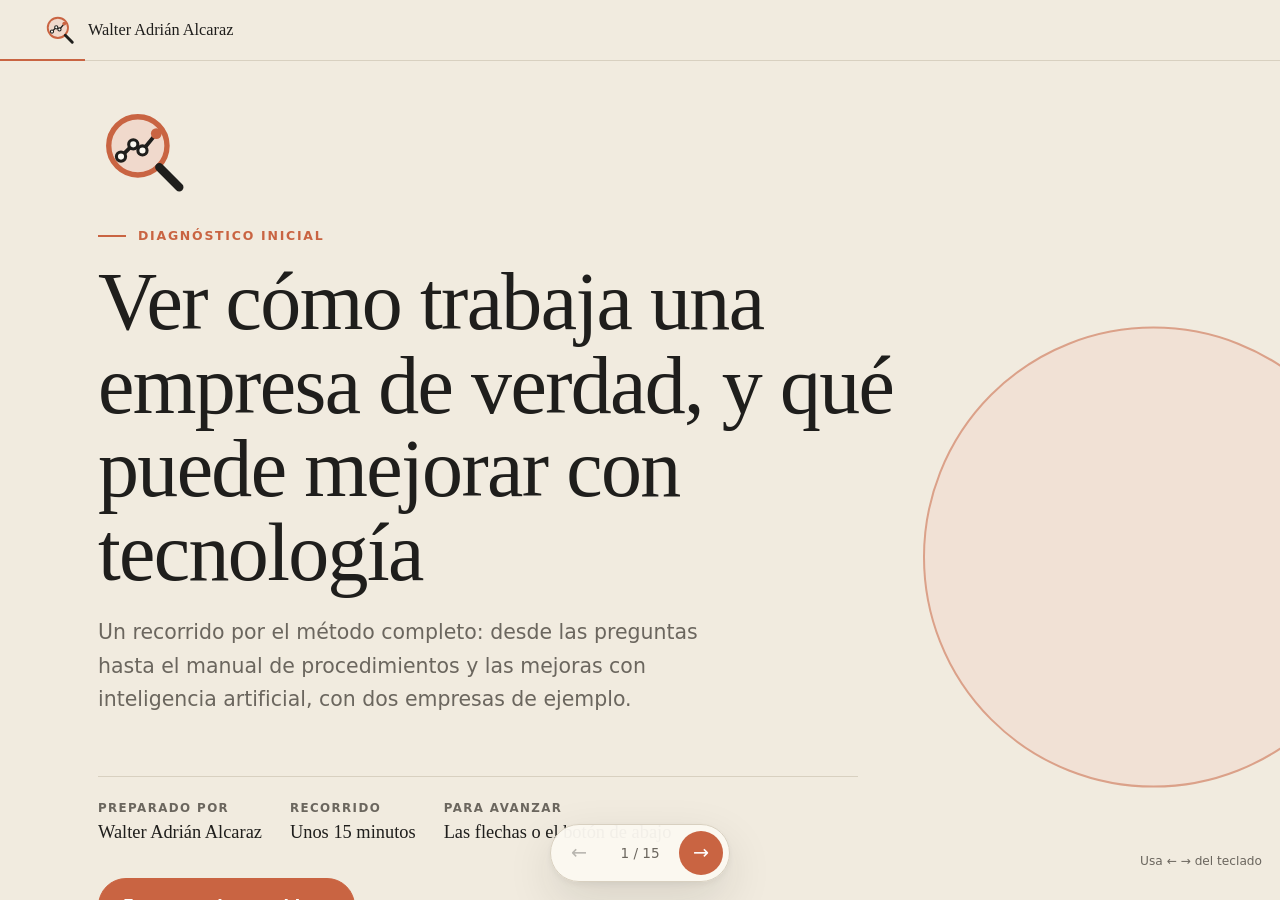
<file: index.html>
<!DOCTYPE html>
<html lang="es">
<head>
<meta charset="utf-8">
<meta name="viewport" content="width=device-width,initial-scale=1">
<meta name="robots" content="noindex,nofollow">
<title>Diagnóstico Inicial · Walter Adrián Alcaraz</title>
<meta name="description" content="Cómo una empresa puede ver, en una semana, cómo trabaja de verdad y qué puede mejorar con tecnología.">
<link rel="icon" href="logo.svg">
<link rel="stylesheet" href="comun.css">
<style>
html,body{height:100%;overflow:hidden}
body{font-size:17px}
.deck{position:fixed;inset:0;display:flex;flex-direction:column}
.cab{flex:none;display:flex;align-items:center;gap:12px;padding:14px clamp(18px,4vw,44px);border-bottom:1px solid var(--linea);background:rgba(241,235,223,.92);backdrop-filter:blur(10px);-webkit-backdrop-filter:blur(10px);z-index:5}
.cab img{width:32px;height:32px}
.cab .marca{font-family:var(--serif);font-size:1.02rem;white-space:nowrap}
.cab .donde{margin-left:auto;font-size:.78rem;font-weight:700;letter-spacing:.12em;text-transform:uppercase;color:var(--suave);white-space:nowrap;overflow:hidden;text-overflow:ellipsis}
.barra-prog{position:absolute;left:0;bottom:-1px;height:2px;background:var(--acento);transition:width .5s var(--ease)}
.diapos{flex:1;position:relative;overflow:hidden}
.diapo{position:absolute;inset:0;overflow-y:auto;-webkit-overflow-scrolling:touch;opacity:0;visibility:hidden;transform:translateX(28px);transition:opacity .45s var(--ease),transform .45s var(--ease),visibility 0s linear .45s}
.diapo.on{opacity:1;visibility:visible;transform:none;transition:opacity .45s var(--ease),transform .45s var(--ease),visibility 0s}
.diapo.antes{transform:translateX(-28px)}
.int{max-width:1180px;margin:0 auto;min-height:100%;padding:clamp(28px,5vh,64px) clamp(20px,4vw,48px) 120px;display:flex;flex-direction:column;justify-content:center}
.eti{font-size:.78rem;font-weight:700;letter-spacing:.14em;text-transform:uppercase;color:var(--acento);margin:0 0 14px;display:flex;align-items:center;gap:12px}
.eti::before{content:"";width:28px;height:2px;background:var(--acento)}
h1.t{font-size:clamp(2.6rem,6.4vw,5.2rem);line-height:1.02;letter-spacing:-.02em;margin:0 0 22px}
h2.t{font-size:clamp(2rem,4.2vw,3.3rem);line-height:1.08;margin:0 0 18px}
.lead{font-size:clamp(1.08rem,1.6vw,1.28rem);color:var(--suave);max-width:760px;margin:0 0 26px}
.lead b{color:var(--texto)}
.dos{display:grid;grid-template-columns:minmax(0,1fr) minmax(0,1.15fr);gap:clamp(28px,4vw,56px);align-items:center}
@media (max-width:900px){.dos{grid-template-columns:1fr}}
.txt p{margin:0 0 14px}
.captura{margin:0;border-radius:16px;overflow:hidden;border:1px solid var(--linea);box-shadow:var(--sombra-alta);background:#fff;cursor:zoom-in;position:relative}
.captura img{display:block;width:100%;height:auto}
.captura figcaption{position:absolute;left:12px;bottom:12px;background:rgba(31,30,28,.78);color:#F6F1E7;font-size:.78rem;padding:5px 11px;border-radius:999px}
.par-capturas{display:grid;gap:16px}
.puntos{list-style:none;margin:0 0 24px;padding:0;display:grid;gap:12px}
.puntos li{position:relative;padding-left:26px;line-height:1.5}
.puntos li::before{content:"";position:absolute;left:4px;top:.55em;width:9px;height:9px;border-radius:50%;background:var(--acento)}
.ir{display:flex;flex-wrap:wrap;gap:10px;margin-top:8px}
.ir .btn{padding:12px 20px;font-size:.95rem}
.ir .btn-acento::after{content:"→";margin-left:2px}
.tip-ir{font-size:.84rem;color:var(--suave);margin-top:12px}
.cifras{display:grid;grid-template-columns:repeat(auto-fit,minmax(150px,1fr));gap:12px;margin:4px 0 24px}
.cifra{background:var(--tarjeta);border:1px solid var(--linea);border-radius:var(--r-s);padding:14px 16px}
.cifra b{display:block;font-family:var(--serif);font-weight:500;font-size:clamp(1.3rem,2vw,1.7rem);line-height:1.15;white-space:nowrap}
.cifra span{font-size:.8rem;color:var(--suave)}
.tarjetas{display:grid;grid-template-columns:repeat(3,minmax(0,1fr));gap:18px;margin-top:10px}
.tarjetas.cuatro{grid-template-columns:repeat(4,minmax(0,1fr))}
@media (max-width:1000px){.tarjetas.cuatro{grid-template-columns:repeat(2,minmax(0,1fr))}}
@media (max-width:720px){.tarjetas,.tarjetas.cuatro{grid-template-columns:1fr}}
.tj{background:var(--tarjeta);border:1px solid var(--linea);border-radius:var(--r);box-shadow:var(--sombra);padding:24px 24px 20px}
.tj .n{font-family:var(--serif);font-size:2.4rem;line-height:1;color:var(--acento);margin-bottom:12px}
.tj h3{font-size:1.3rem;margin-bottom:8px}
.tj p{color:var(--suave);font-size:.95rem;margin:0}
.tj .ico{font-size:1.6rem;margin-bottom:10px}
.portada-diapo .int{position:relative}
.portada-logo{width:clamp(64px,8vw,92px);margin-bottom:28px}
.firma{display:flex;flex-wrap:wrap;gap:28px;margin-top:34px;padding-top:22px;border-top:1px solid var(--linea);max-width:760px}
.firma div span{display:block;font-size:.74rem;font-weight:700;letter-spacing:.12em;text-transform:uppercase;color:var(--suave)}
.firma div b{font-family:var(--serif);font-weight:500;font-size:1.15rem}
.portada-diapo h1.t{max-width:min(860px,64vw)}.portada-diapo .lead{max-width:min(640px,56vw)}
.circulo{position:absolute;right:-12vw;top:50%;transform:translateY(-50%);width:min(36vw,520px);aspect-ratio:1;border-radius:50%;background:var(--acento-suave);border:2px solid var(--acento);opacity:.55;pointer-events:none;z-index:-1}
@media (max-width:900px){.circulo{display:none}.portada-diapo h1.t,.portada-diapo .lead{max-width:none}}
.empezar{margin-top:30px}
.recorrido{counter-reset:r;list-style:none;padding:0;margin:8px 0 0;display:grid;grid-template-columns:repeat(auto-fit,minmax(190px,1fr));gap:12px}
.recorrido li{background:var(--tarjeta);border:1px solid var(--linea);border-radius:var(--r-s);padding:14px 16px;font-size:.95rem;cursor:pointer;transition:border-color .2s,background .2s}
.recorrido li:hover{border-color:var(--acento);background:#fff}
.recorrido li::before{counter-increment:r;content:counter(r,decimal-leading-zero);display:block;font-family:var(--serif);color:var(--acento);font-size:1.2rem}
.destacado{background:linear-gradient(180deg,#F6E6DC,var(--tarjeta) 75%);border:1px solid #E2BFAE;border-radius:var(--r);padding:clamp(22px,3vw,32px);box-shadow:var(--sombra)}
.destacado p:last-child{margin-bottom:0}
.cita-grande{font-family:var(--serif);font-size:clamp(1.3rem,2.4vw,1.75rem);line-height:1.35;margin:0 0 18px}
.capac{display:grid;grid-template-columns:repeat(3,minmax(0,1fr));gap:16px}
@media (max-width:1000px){.capac{grid-template-columns:repeat(2,minmax(0,1fr))}}
@media (max-width:640px){.capac{grid-template-columns:1fr}}
.capac .tj{padding:20px}
.capac .tj h3{font-size:1.15rem}
.semana{display:grid;grid-template-columns:repeat(4,minmax(0,1fr));gap:0;margin:10px 0 26px;border:1px solid var(--linea);border-radius:var(--r);overflow:hidden;background:var(--tarjeta)}
.semana div{padding:18px 18px 16px;border-left:1px solid var(--linea)}
.semana div:first-child{border-left:0}
.semana span{display:block;font-size:.74rem;font-weight:700;letter-spacing:.12em;text-transform:uppercase;color:var(--acento);margin-bottom:6px}
.semana b{display:block;font-family:var(--serif);font-weight:500;font-size:1.12rem;margin-bottom:4px}
.semana p{margin:0;font-size:.9rem;color:var(--suave)}
@media (max-width:820px){.semana{grid-template-columns:1fr 1fr}.semana div:nth-child(3){border-left:0}.semana div:nth-child(n+3){border-top:1px solid var(--linea)}}
.aviso-ej{display:inline-flex;gap:8px;align-items:center;background:var(--alterno);border-radius:999px;padding:6px 14px;font-size:.84rem;color:var(--suave);margin-bottom:20px}
.nav{position:fixed;left:50%;bottom:18px;transform:translateX(-50%);display:flex;align-items:center;gap:10px;background:rgba(251,248,241,.96);border:1px solid var(--linea);border-radius:999px;padding:6px;box-shadow:var(--sombra-alta);z-index:10}
.nav button{width:44px;height:44px;border-radius:50%;border:0;background:transparent;cursor:pointer;display:grid;place-items:center;font-size:1.2rem;transition:background .2s}
.nav button:hover:not(:disabled){background:var(--alterno)}
.nav button:disabled{opacity:.3;cursor:default}
.nav button.sig{background:var(--acento);color:#fff}
.nav button.sig:hover:not(:disabled){background:#B5583A}
.nav .cont{font-size:.85rem;font-variant-numeric:tabular-nums;color:var(--suave);min-width:58px;text-align:center}
.ayuda-teclas{position:fixed;right:18px;bottom:28px;font-size:.76rem;color:var(--suave);z-index:9}
@media (max-width:760px){.ayuda-teclas{display:none}.cab .donde{display:none}}
.visor{position:fixed;inset:0;background:rgba(31,30,28,.86);z-index:50;display:none;align-items:center;justify-content:center;padding:3vw;cursor:zoom-out}
.visor.on{display:flex}
.visor img{max-width:100%;max-height:100%;border-radius:12px;box-shadow:0 20px 60px rgba(0,0,0,.4)}
</style>
</head>
<body>
<div class="deck">
  <header class="cab">
    <img src="logo.svg" alt="">
    <span class="marca">Walter Adrián Alcaraz</span>
    <span class="donde" id="donde"></span>
    <div class="barra-prog" id="prog"></div>
  </header>

  <main class="diapos" id="diapos">

    <!-- 1 · Portada -->
    <section class="diapo portada-diapo" data-t="Inicio">
      <div class="int">
        <div class="circulo" aria-hidden="true"></div>
        <img class="portada-logo" src="logo.svg" alt="">
        <p class="eti">Diagnóstico Inicial</p>
        <h1 class="t">Ver cómo trabaja una empresa de verdad, y qué puede mejorar con tecnología</h1>
        <p class="lead">Un recorrido por el método completo: desde las preguntas hasta el manual de procedimientos y las mejoras con inteligencia artificial, con dos empresas de ejemplo.</p>
        <div class="firma">
          <div><span>Preparado por</span><b>Walter Adrián Alcaraz</b></div>
          <div><span>Recorrido</span><b>Unos 15 minutos</b></div>
          <div><span>Para avanzar</span><b>Las flechas o el botón de abajo</b></div>
        </div>
        <div class="empezar"><button type="button" class="btn btn-acento" data-ir="1" style="padding:14px 24px;font-size:1rem">Empezar el recorrido →</button></div>
      </div>
    </section>

    <!-- 2 · Cómo leer esto -->
    <section class="diapo" data-t="Antes de empezar">
      <div class="int">
        <p class="eti">Antes de empezar</p>
        <h2 class="t">Dos empresas de ejemplo, el método real</h2>
        <p class="lead">Para mostrar todo el proceso armé dos empresas ficticias, una <b>concesionaria de autos</b> y una <b>inmobiliaria</b>, con respuestas genéricas. El método, las herramientas y los informes son los mismos que uso con una empresa real.</p>
        <div class="destacado" style="margin-bottom:26px">
          <p class="cita-grande">El centro no es la herramienta: son las ideas que se me ocurren para cada empresa, respaldadas con inteligencia artificial.</p>
          <p class="suave">Mientras escucho cómo trabaja cada persona aparecen las oportunidades. Las anoto en el momento, y después la IA me ayuda a convertirlas en recomendaciones concretas, con su ahorro calculado.</p>
        </div>
        <p class="mini-tit">El recorrido · tócalo para ir directo</p>
        <ol class="recorrido">
          <li data-ir="2">El punto de partida</li>
          <li data-ir="4">Las preguntas</li>
          <li data-ir="7">Las respuestas</li>
          <li data-ir="8">El manual de procedimientos</li>
          <li data-ir="9">Las mejoras</li>
          <li data-ir="11">Otro rubro</li>
          <li data-ir="12">Más allá del diagnóstico</li>
        </ol>
      </div>
    </section>

    <!-- 3 · Problema -->
    <section class="diapo" data-t="El punto de partida">
      <div class="int">
        <p class="eti">El punto de partida</p>
        <h2 class="t">Casi ninguna pyme tiene escrito cómo trabaja</h2>
        <p class="lead">Y sin eso, cualquier mejora es a ciegas. Antes de sumar un sistema o una IA hay que ver tres cosas que hoy no se ven.</p>
        <div class="tarjetas">
          <div class="tj"><div class="n">01</div><h3>Lo que se sabe está en la cabeza de las personas</h3><p>Cómo se arma un pedido, cómo se cobra, a quién se le pasa cada cosa. Si alguien falta o se va, se frena todo.</p></div>
          <div class="tj"><div class="n">02</div><h3>Nadie mide adónde se va el tiempo</h3><p>Horas copiando datos entre planillas, buscando información o esperando una aprobación. Como no se ven, no se corrigen.</p></div>
          <div class="tj"><div class="n">03</div><h3>La tecnología se compra antes de entender el problema</h3><p>Se paga un sistema y se sigue trabajando igual. El diagnóstico primero ordena, y después recomienda.</p></div>
        </div>
      </div>
    </section>

    <!-- 4 · El método -->
    <section class="diapo" data-t="El método">
      <div class="int">
        <p class="eti">El método</p>
        <h2 class="t">Cuatro pasos, una semana, todas las áreas</h2>
        <p class="lead">El diagnóstico no implementa nada todavía: deja a la vista cómo trabaja la empresa hoy, qué conviene cambiar y en qué orden.</p>
        <div class="tarjetas cuatro">
          <div class="tj"><div class="n">1</div><h3>Relevamiento</h3><p>Entrevistas con el dueño, los encargados y los empleados, guiadas por una app propia.</p></div>
          <div class="tj"><div class="n">2</div><h3>Manual de procedimientos</h3><p>Organigrama con horas por mes, y cada tarea con su diagrama y su paso a paso.</p></div>
          <div class="tj"><div class="n">3</div><h3>Mejoras con tecnología</h3><p>Automatizaciones, IA y mejor uso de lo que ya tienen, con el antes y el después y el ahorro de cada una.</p></div>
          <div class="tj"><div class="n">4</div><h3>Cuidados y plan</h3><p>Un chequeo corto de seguridad y un plan de 3 meses, mes por mes.</p></div>
        </div>
      </div>
    </section>

    <!-- 5 · Las preguntas -->
    <section class="diapo" data-t="Paso 1 · Las preguntas">
      <div class="int">
        <div class="dos">
          <div class="txt">
            <p class="eti">Paso 1 · Las preguntas</p>
            <h2 class="t">Una app para relevar mientras se conversa</h2>
            <p class="lead">La armé para que nada se pierda en una entrevista.</p>
            <ul class="puntos">
              <li><b>Modo entrevista:</b> cargo yo mientras el dueño o un encargado me cuenta, con una guía de preguntas al costado.</li>
              <li><b>Modo autocompletado:</b> cada empleado recibe el formulario de su puesto y lo completa en unos 15 minutos.</li>
              <li>Arranca con una plantilla del rubro (hay 16) y se ajusta con «+»: áreas, sectores, puestos y tareas. Por ejemplo, varios equipos de ventas.</li>
            </ul>
          </div>
          <div class="par-capturas">
            <figure class="captura"><img src="capturas/app-1-inicio.jpg" alt="Pantalla de inicio de la app de relevamiento" loading="lazy"><figcaption>Inicio: entrevista o autocompletado</figcaption></figure>
            <figure class="captura"><img src="capturas/app-2-organigrama.jpg" alt="Organigrama de la concesionaria en la app" loading="lazy"><figcaption>El organigrama real, con la guía al costado</figcaption></figure>
          </div>
        </div>
      </div>
    </section>

    <!-- 6 · El paso a paso real -->
    <section class="diapo" data-t="Paso 1 · Las preguntas">
      <div class="int">
        <div class="dos">
          <div class="txt">
            <p class="eti">Paso 1 · Las preguntas</p>
            <h2 class="t">«Cuéntame la última vez que lo hiciste»</h2>
            <p class="lead">Esa pregunta es la clave. Cuando alguien cuenta un caso real y reciente, aparece el paso a paso verdadero, no el que figura en el papel.</p>
            <ul class="puntos">
              <li>Cada paso queda con quién lo hace, con qué herramienta y cuántos minutos lleva.</li>
              <li>El diagrama del proceso <b>se dibuja solo</b> mientras la persona habla.</li>
              <li>Se registra qué molesta, cuánto se repite y qué pasa cuando algo sale distinto.</li>
            </ul>
          </div>
          <div class="par-capturas">
            <figure class="captura"><img src="capturas/app-5-pasos.jpg" alt="Carga del paso a paso de una tarea" loading="lazy"><figcaption>El paso a paso, renglón por renglón</figcaption></figure>
            <figure class="captura"><img src="capturas/app-6-diagrama.jpg" alt="Diagrama del proceso generado en vivo" loading="lazy"><figcaption>El diagrama se arma mientras se carga</figcaption></figure>
          </div>
        </div>
      </div>
    </section>

    <!-- 7 · Botón Idea -->
    <section class="diapo" data-t="El botón Idea">
      <div class="int">
        <div class="dos">
          <div class="txt">
            <p class="eti">El corazón del método</p>
            <h2 class="t">El botón «Idea»</h2>
            <p class="lead">Mientras alguien cuenta cómo trabaja, se me ocurren soluciones. Con una tecla, la idea queda anotada junto a la tarea de donde salió, sin cortar la conversación.</p>
            <ul class="puntos">
              <li>Después, cada idea se desarrolla con IA: cómo funcionaría, con qué herramientas y cuánto tiempo libera.</li>
              <li>Ninguna se pierde: en el informe, cada idea tiene su respuesta.</li>
              <li>Ese criterio, el de detectar dónde está la oportunidad, es lo que hace diferente cada diagnóstico.</li>
            </ul>
          </div>
          <figure class="captura"><img src="capturas/app-7-idea.jpg" alt="Ventana para anotar una idea durante la entrevista" loading="lazy"><figcaption>Una idea, anotada en plena entrevista</figcaption></figure>
        </div>
      </div>
    </section>

    <!-- 8 · Las respuestas -->
    <section class="diapo" data-t="Paso 2 · Las respuestas">
      <div class="int">
        <div class="dos">
          <div class="txt">
            <p class="eti">Paso 2 · Las respuestas</p>
            <h2 class="t">Lo que contestó la concesionaria</h2>
            <p class="lead">Tres fuentes sobre la misma empresa: la entrevista con el dueño y los encargados, más lo que completaron por su cuenta un vendedor y el gestor de patentamiento.</p>
            <ul class="puntos">
              <li>Cuando dos personas cuentan algo distinto, no se elige: se muestran las dos versiones y se aclara en la reunión.</li>
              <li>Las personas aparecen por su puesto, nunca por su nombre.</li>
              <li>Mira las <b>ideas del consultor</b>, arriba de todo, y abre <b>Ventas</b> para ver una tarea relevada completa.</li>
            </ul>
            <div class="ir"><a class="btn btn-acento" href="concesionaria/respuestas.html">Ver las preguntas y respuestas</a></div>
            <p class="tip-ir">Se abre en esta misma ventana. Para seguir, usa el botón «Volver a la presentación».</p>
          </div>
          <figure class="captura"><img src="capturas/app-4-relato.jpg" alt="Relato de una tarea en la app" loading="lazy"><figcaption>El relato de un vendedor, tal como se cargó</figcaption></figure>
        </div>
      </div>
    </section>

    <!-- 9 · Manual -->
    <section class="diapo" data-t="Paso 3 · El manual de procedimientos">
      <div class="int">
        <div class="dos">
          <div class="txt">
            <p class="eti">Paso 3 · El manual de procedimientos</p>
            <h2 class="t">Lo que casi ninguna empresa tiene</h2>
            <p class="lead">Con las respuestas se arma solo el mapa completo de la empresa. Por sí mismo ya es un producto: sirve para capacitar, delegar y no depender de una persona.</p>
            <div class="cifras">
              <div class="cifra"><b>7</b><span>áreas</span></div>
              <div class="cifra"><b>123</b><span>tareas, 17 con paso a paso</span></div>
              <div class="cifra"><b>3.113 h</b><span>de trabajo por mes, medidas</span></div>
            </div>
            <ul class="puntos">
              <li>Cada tarea relevada tiene su diagrama (en el estándar BPMN) y su paso a paso redactado como instrucción.</li>
              <li>Los datos que faltan no se inventan: quedan marcados «por confirmar».</li>
            </ul>
            <div class="ir"><a class="btn btn-acento" href="concesionaria/manual.html">Abrir el manual</a></div>
          </div>
          <figure class="captura"><img src="capturas/man-3-bpmn.jpg" alt="Una tarea del manual con su diagrama y su paso a paso" loading="lazy"><figcaption>Cada tarea: diagrama, paso a paso y relato</figcaption></figure>
        </div>
      </div>
    </section>

    <!-- 10 · Mejoras -->
    <section class="diapo" data-t="Paso 4 · Las mejoras">
      <div class="int">
        <div class="dos">
          <div class="txt">
            <p class="eti">Paso 4 · Las mejoras</p>
            <h2 class="t">Recomendaciones con tecnología, y la cuenta a la vista</h2>
            <p class="lead">Nada de consejos obvios: cada recomendación dice qué se automatiza o qué hace la IA, cómo queda el proceso y cuánto tiempo libera.</p>
            <div class="cifras">
              <div class="cifra"><b>20</b><span>recomendaciones</span></div>
              <div class="cifra"><b>445 a 575 h</b><span>liberadas por mes</span></div>
              <div class="cifra"><b>$ 3,0 a 3,8 M</b><span>por mes, con los costos que cargó la empresa</span></div>
            </div>
            <ul class="puntos">
              <li>Antes y después del proceso, paso por paso.</li>
              <li>Herramientas posibles, empezando por las que la empresa ya tiene.</li>
              <li>«Ver la cuenta» muestra de dónde sale cada número.</li>
            </ul>
            <div class="ir"><a class="btn btn-acento" href="concesionaria/informe.html#recomendaciones">Ver las recomendaciones</a></div>
          </div>
          <figure class="captura"><img src="capturas/inf-2-antes-despues.jpg" alt="Una recomendación con su antes y después" loading="lazy"><figcaption>El antes y el después de una mejora</figcaption></figure>
        </div>
      </div>
    </section>

    <!-- 11 · Plan -->
    <section class="diapo" data-t="Paso 4 · Cuidados y plan">
      <div class="int">
        <div class="dos">
          <div class="txt">
            <p class="eti">Paso 4 · Cuidados y plan</p>
            <h2 class="t">Qué hacer primero, mes por mes</h2>
            <p class="lead">El informe termina con un orden claro: primero lo que responde a lo que el dueño quiere lograr y es más simple, y después lo que se apoya en eso.</p>
            <ul class="puntos">
              <li><b>Antes de empezar, recomendamos:</b> un chequeo corto de seguridad (contraseñas, copias, accesos) en tono de recomendación, no de auditoría.</li>
              <li><b>Plan de 3 meses:</b> qué se implementa cada mes, qué resultado se ve y qué hace falta.</li>
              <li><b>Para nuestra reunión:</b> los datos por confirmar, convertidos en una agenda corta.</li>
            </ul>
            <div class="ir">
              <a class="btn btn-acento" href="concesionaria/informe.html#plan">Ver el plan de 3 meses</a>
              <a class="btn" href="concesionaria/informe.html">Informe completo</a>
            </div>
          </div>
          <figure class="captura"><img src="capturas/inf-4-plan.jpg" alt="Plan de 3 meses del informe" loading="lazy"><figcaption>El plan de 3 meses</figcaption></figure>
        </div>
      </div>
    </section>

    <!-- 12 · Inmobiliaria -->
    <section class="diapo" data-t="Otro rubro, el mismo método">
      <div class="int">
        <p class="eti">Otro rubro, el mismo método</p>
        <h2 class="t">La inmobiliaria</h2>
        <p class="lead">Otro negocio y otros problemas: cobranza de alquileres, liquidaciones a propietarios, consultas de portales. El método se adapta a cualquier rubro y a cualquier tamaño.</p>
        <div class="cifras" style="max-width:900px">
          <div class="cifra"><b>6</b><span>áreas</span></div>
          <div class="cifra"><b>49</b><span>tareas, 13 con paso a paso</span></div>
          <div class="cifra"><b>882 h</b><span>de trabajo por mes</span></div>
          <div class="cifra"><b>17</b><span>recomendaciones</span></div>
          <div class="cifra"><b>317 a 455 h</b><span>liberadas por mes</span></div>
        </div>
        <div class="tarjetas">
          <a class="tj" href="inmobiliaria/respuestas.html" style="text-decoration:none"><div class="ico">💬</div><h3>Las respuestas</h3><p>La entrevista y lo que completó administración de alquileres.</p></a>
          <a class="tj" href="inmobiliaria/manual.html" style="text-decoration:none"><div class="ico">📘</div><h3>El manual</h3><p>Organigrama, flujos entre áreas y paso a paso de cada tarea.</p></a>
          <a class="tj" href="inmobiliaria/informe.html" style="text-decoration:none"><div class="ico">📈</div><h3>El informe</h3><p>Recomendaciones, cuidados y el plan de 3 meses.</p></a>
        </div>
      </div>
    </section>

    <!-- 13 · Capacidades -->
    <section class="diapo" data-t="Más allá del diagnóstico">
      <div class="int">
        <p class="eti">Más allá del diagnóstico</p>
        <h2 class="t">Lo que viene después: construir las soluciones</h2>
        <p class="lead">El diagnóstico muestra qué hacer. Lo que más me entusiasma es lo que sigue: hacerlo realidad con inteligencia artificial y alta tecnología, a la medida de cada empresa.</p>
        <div class="capac">
          <div class="tj"><div class="ico">🤖</div><h3>Asistentes con IA</h3><p>Que atienden consultas a cualquier hora, ordenan pedidos o responden con la información de la empresa.</p></div>
          <div class="tj"><div class="ico">⚙️</div><h3>Automatizaciones</h3><p>Que eliminan la carga repetida: datos que pasan solos entre planillas, sistemas, WhatsApp y correo.</p></div>
          <div class="tj"><div class="ico">📱</div><h3>Aplicaciones a medida</h3><p>Como una app de faltantes para el depósito, o un buscador que entiende los nombres que usa la calle.</p></div>
          <div class="tj"><div class="ico">🔍</div><h3>Ingeniería inversa</h3><p>Entender cómo funciona una aplicación o herramienta que ya existe y construir una versión propia, adaptada a la empresa.</p></div>
          <div class="tj"><div class="ico">📊</div><h3>Investigación de competencia</h3><p>Monitoreo automático de precios y movimientos de la competencia, para decidir con datos.</p></div>
          <div class="tj"><div class="ico">📣</div><h3>Marketing con tecnología</h3><p>Analizar qué funciona en el mercado y llevarlo a campañas, contenidos y embudos propios.</p></div>
        </div>
        <p class="tip-ir" style="font-size:.95rem;margin-top:22px">Si una empresa lo necesita y la tecnología lo permite, se puede construir.</p>
      </div>
    </section>

    <!-- 14 · Una semana -->
    <section class="diapo" data-t="Cómo se hace en una semana">
      <div class="int">
        <p class="eti">Cómo se hace en una semana</p>
        <h2 class="t">La IA hace el trabajo pesado. El criterio lo pongo yo.</h2>
        <p class="lead">Un relevamiento así, con todas las áreas, solía llevar semanas de reuniones y redacción. Con este método, la entrevista se carga en vivo, la IA redacta, los números los calculan fórmulas a la vista y yo reviso cada recomendación.</p>
        <div class="semana">
          <div><span>Días 1 a 3</span><b>Entrevistas</b><p>Dueño, encargados y empleados. Los demás completan su puesto por su cuenta.</p></div>
          <div><span>Día 4</span><b>Mapa y manual</b><p>Organigrama, horas, diagramas y paso a paso.</p></div>
          <div><span>Día 5</span><b>Mejoras y plan</b><p>Las ideas se convierten en recomendaciones con su ahorro.</p></div>
          <div><span>Días 6 y 7</span><b>Reunión</b><p>Se presenta el informe y se confirman los datos pendientes.</p></div>
        </div>
        <ul class="puntos" style="max-width:820px">
          <li><b>Nada inventado:</b> cada número sale de lo que contó la empresa, y las estimaciones se muestran como estimaciones.</li>
          <li><b>Funciona sin internet</b> y los datos quedan en la computadora del consultor.</li>
        </ul>
      </div>
    </section>

    <!-- 15 · Cierre -->
    <section class="diapo" data-t="Trabajar juntos">
      <div class="int">
        <p class="eti">Trabajar juntos</p>
        <h2 class="t">Un servicio más para tus clientes</h2>
        <p class="lead">Lo que imagino es sumarme a un equipo que ya acompaña empresas, como <b>responsable de inteligencia artificial y alta tecnología</b>. Así sus clientes tienen el diagnóstico y, después, las soluciones construidas a su medida.</p>
        <div class="tarjetas">
          <div class="tj"><div class="n">01</div><h3>El diagnóstico como puerta de entrada</h3><p>Una semana, todas las áreas, y un informe que el dueño entiende y quiere implementar.</p></div>
          <div class="tj"><div class="n">02</div><h3>La implementación como continuidad</h3><p>Automatizaciones, IA y aplicaciones a medida, en el orden del plan.</p></div>
          <div class="tj"><div class="n">03</div><h3>Trabajo a la par</h3><p>Tu experiencia con los clientes, y la tecnología que hace falta para llevarla más lejos.</p></div>
        </div>
        <div class="firma">
          <div><span>Gracias por recorrerlo</span><b>Walter Adrián Alcaraz</b></div>
        </div>
        <div class="empezar"><button type="button" class="btn" data-ir="0">↺ Volver al inicio</button></div>
      </div>
    </section>

  </main>
</div>

<nav class="nav" aria-label="Navegación de la presentación">
  <button type="button" id="ant" aria-label="Anterior">←</button>
  <span class="cont" id="cont">1 / 15</span>
  <button type="button" id="sig" class="sig" aria-label="Siguiente">→</button>
</nav>
<div class="ayuda-teclas">Usa ← → del teclado</div>
<div class="visor" id="visor" role="dialog" aria-label="Imagen ampliada"><img alt=""></div>

<script>
(function () {
  var ds = [].slice.call(document.querySelectorAll('.diapo'));
  var n = ds.length, actual = -1;
  var cont = document.getElementById('cont'), prog = document.getElementById('prog'), donde = document.getElementById('donde');
  var ant = document.getElementById('ant'), sig = document.getElementById('sig');
  function ir(i, sinHistoria) {
    i = Math.max(0, Math.min(n - 1, i));
    if (i === actual) return;
    ds.forEach(function (d, k) { d.classList.toggle('on', k === i); d.classList.toggle('antes', k < i); });
    ds[i].scrollTop = 0;
    actual = i;
    cont.textContent = (i + 1) + ' / ' + n;
    prog.style.width = ((i + 1) / n * 100) + '%';
    donde.textContent = i ? ds[i].dataset.t : '';
    ant.disabled = i === 0; sig.disabled = i === n - 1;
    try { localStorage.setItem('pres-diapo', String(i)); } catch (e) {}
    var h = '#' + (i + 1);
    if (location.hash !== h) { if (sinHistoria) history.replaceState(null, '', h); else history.pushState(null, '', h); }
  }
  function desdeHash() { var m = /^#(\d+)$/.exec(location.hash); return m ? parseInt(m[1], 10) - 1 : null; }
  ant.onclick = function () { ir(actual - 1); };
  sig.onclick = function () { ir(actual + 1); };
  document.addEventListener('click', function (ev) {
    var b = ev.target.closest('[data-ir]'); if (b) { ir(parseInt(b.dataset.ir, 10)); return; }
    var f = ev.target.closest('.captura'); if (f) { var v = document.getElementById('visor'); v.querySelector('img').src = f.querySelector('img').src; v.classList.add('on'); return; }
    if (ev.target.closest('#visor')) document.getElementById('visor').classList.remove('on');
  });
  document.addEventListener('keydown', function (ev) {
    var v = document.getElementById('visor');
    if (ev.key === 'Escape') { v.classList.remove('on'); return; }
    if (v.classList.contains('on')) return;
    if (ev.key === 'ArrowRight' || ev.key === 'PageDown') { ev.preventDefault(); ir(actual + 1); }
    else if (ev.key === 'ArrowLeft' || ev.key === 'PageUp') { ev.preventDefault(); ir(actual - 1); }
    else if (ev.key === 'Home') ir(0); else if (ev.key === 'End') ir(n - 1);
  });
  var x0 = null, y0 = null;
  document.addEventListener('touchstart', function (e) { x0 = e.touches[0].clientX; y0 = e.touches[0].clientY; }, { passive: true });
  document.addEventListener('touchend', function (e) {
    if (x0 === null) return;
    var dx = e.changedTouches[0].clientX - x0, dy = e.changedTouches[0].clientY - y0;
    if (Math.abs(dx) > 60 && Math.abs(dx) > Math.abs(dy) * 1.5) ir(actual + (dx < 0 ? 1 : -1));
    x0 = null;
  }, { passive: true });
  window.addEventListener('popstate', function () { var h = desdeHash(); if (h !== null) ir(h, true); });
  var inicio = desdeHash();
  if (inicio === null) { try { var g = parseInt(localStorage.getItem('pres-diapo'), 10); if (!isNaN(g)) inicio = g; } catch (e) {} }
  ir(inicio || 0, true);
})();
</script>
</body>
</html>
</file>
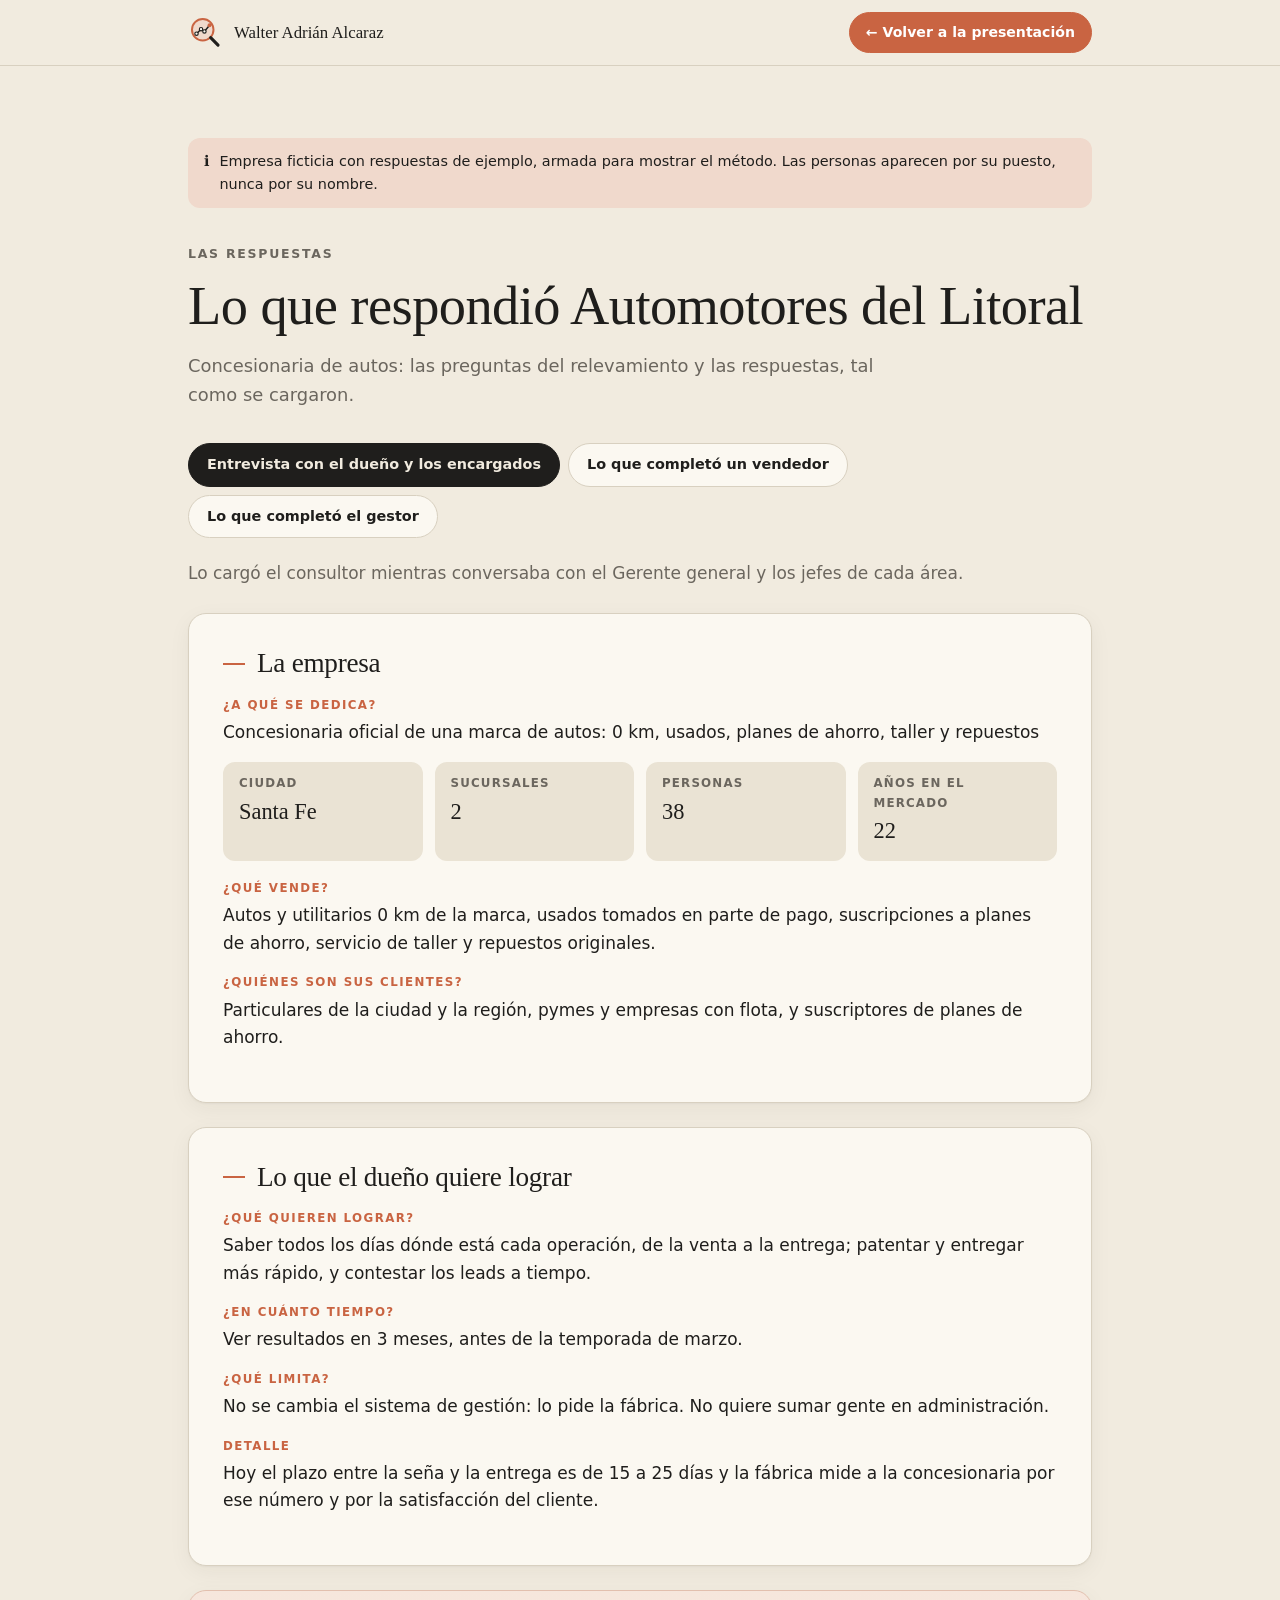
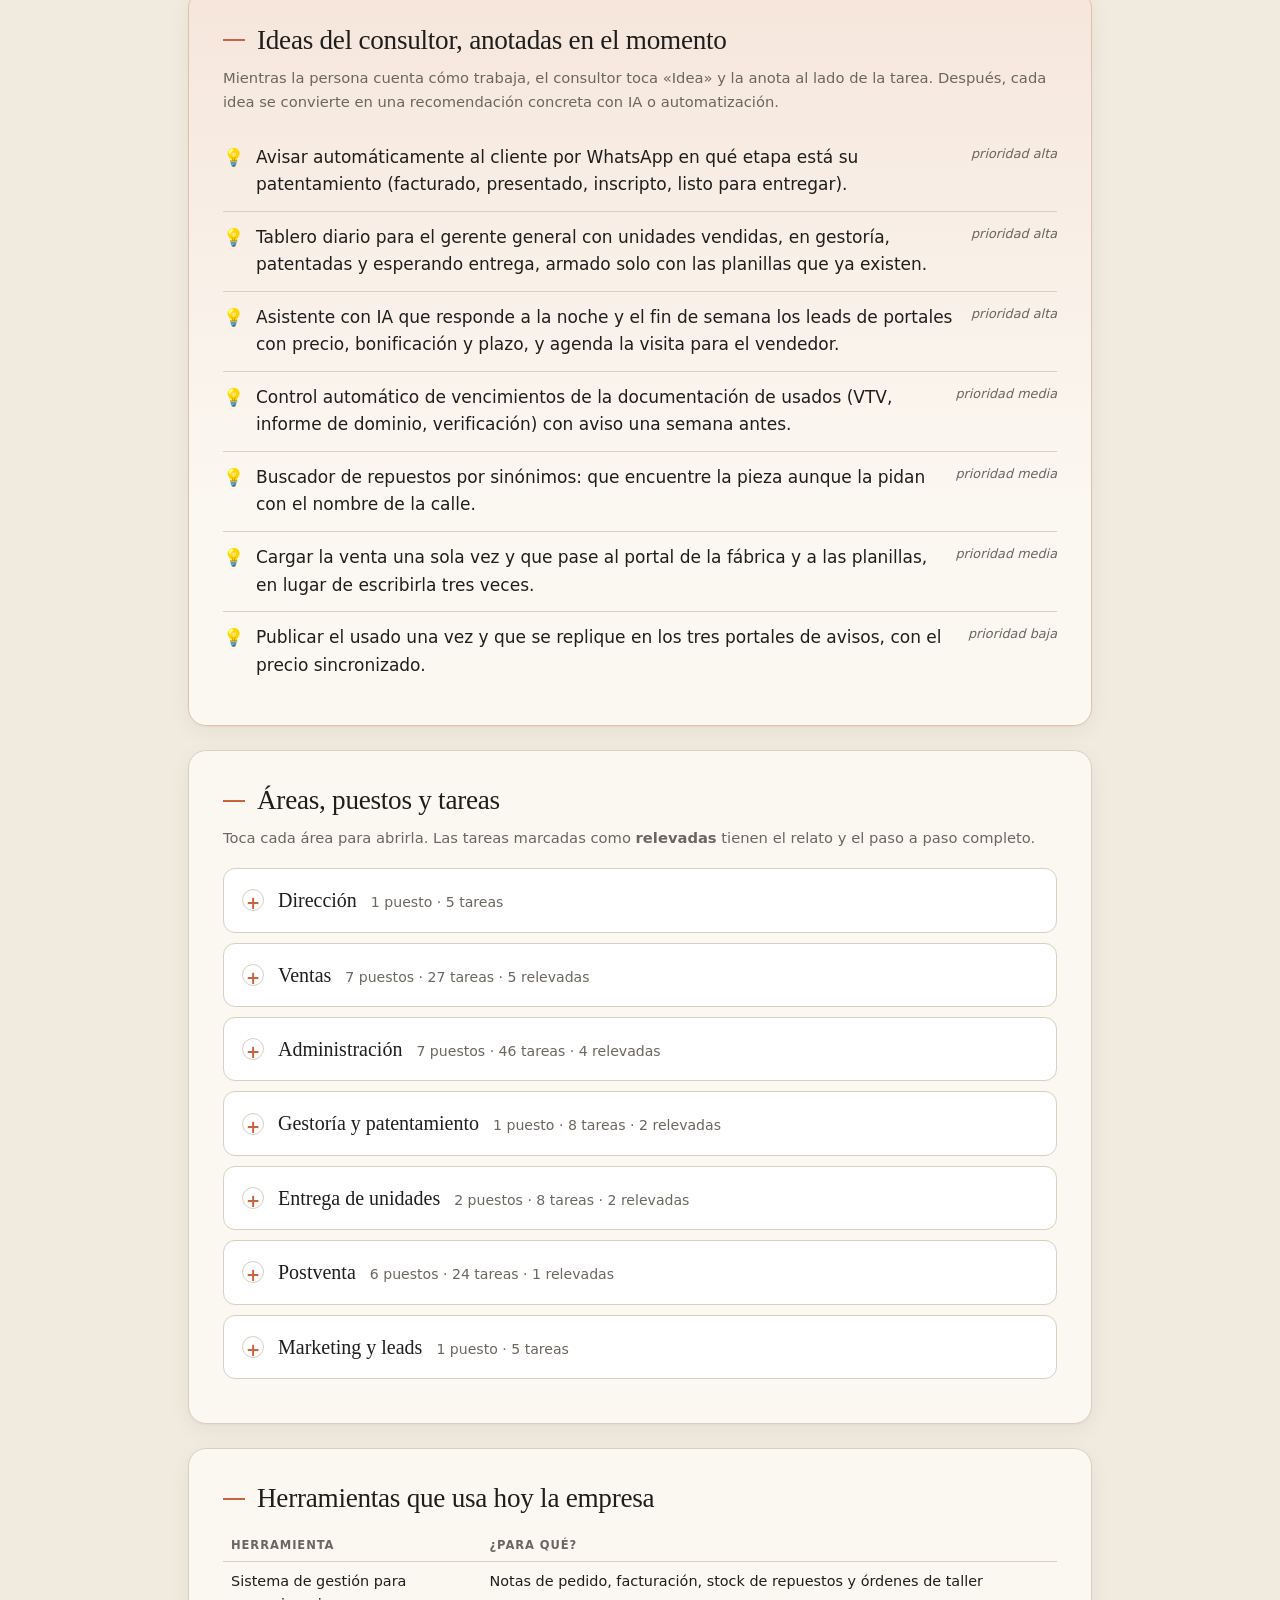
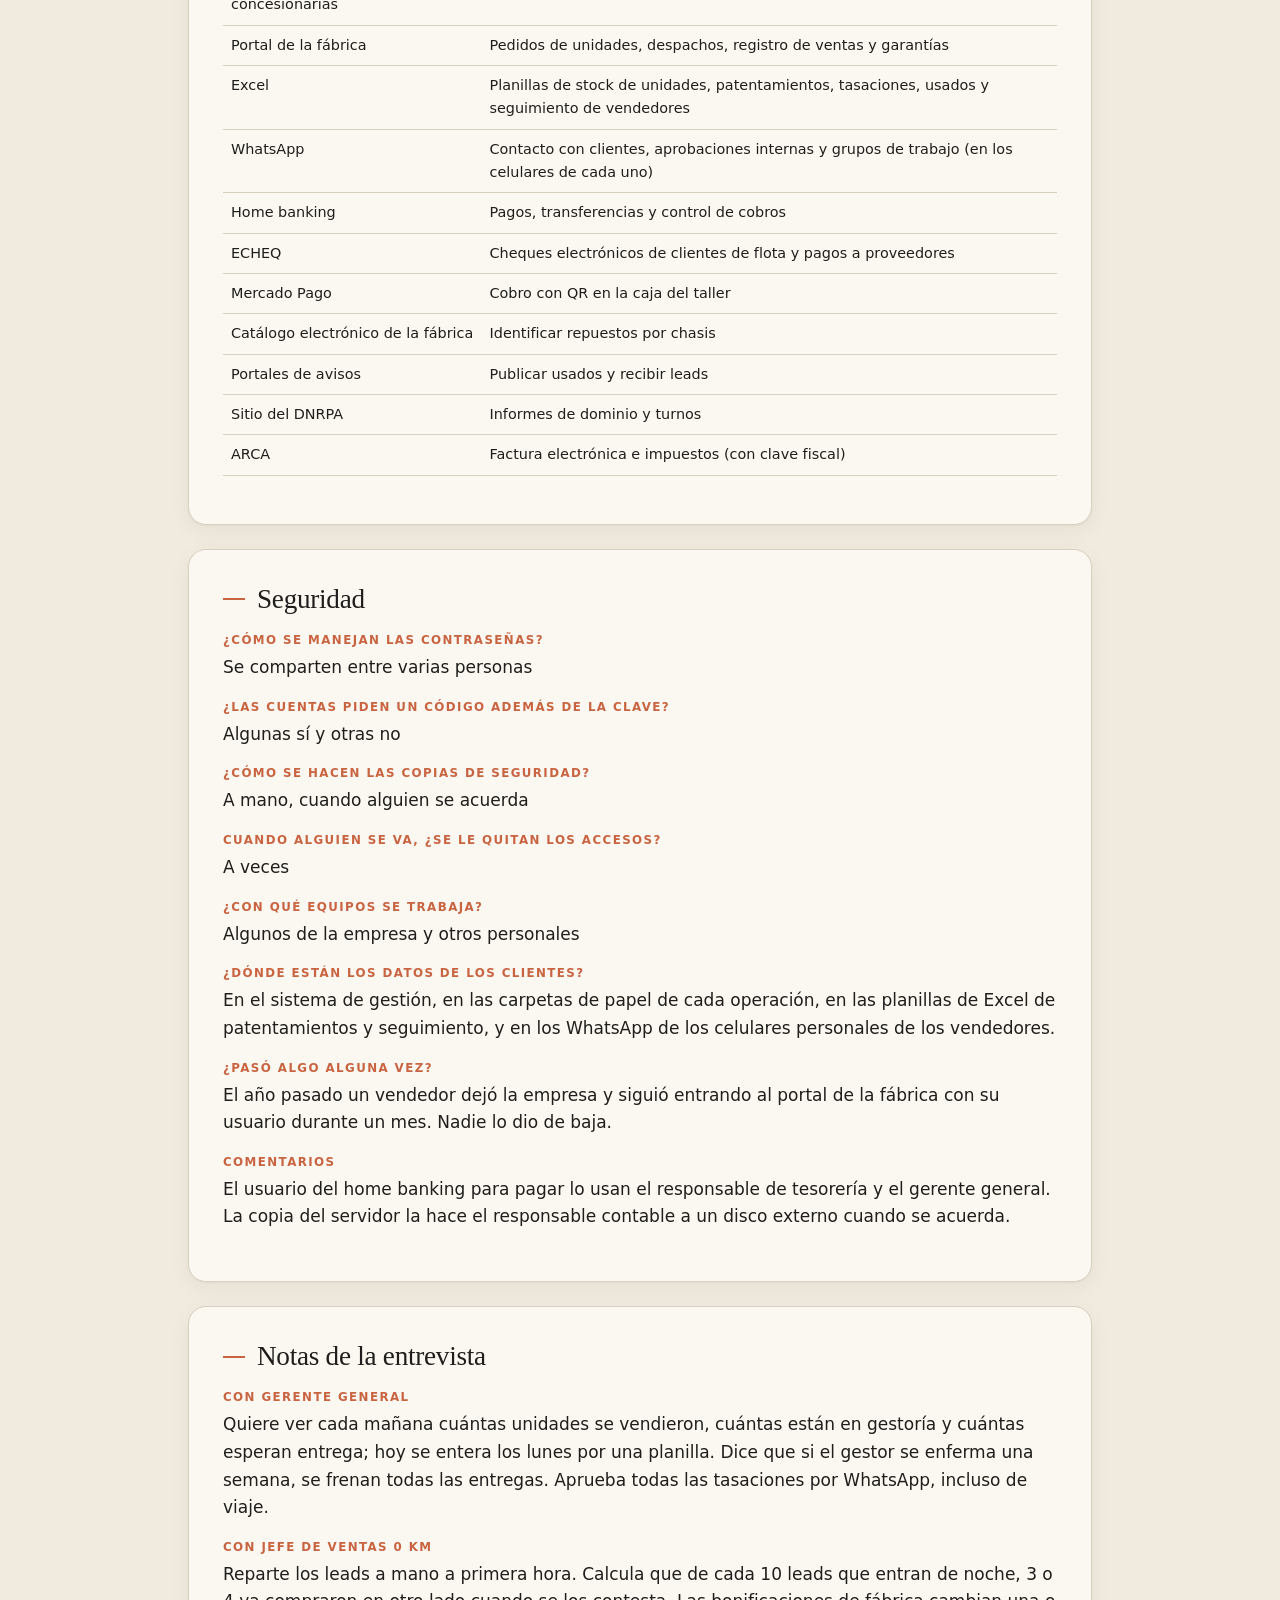
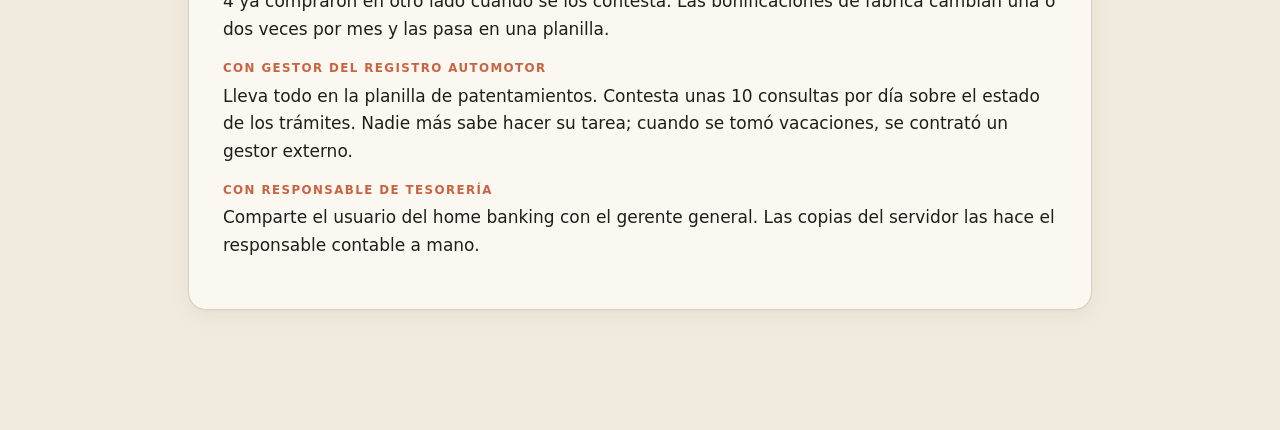
<file: concesionaria/respuestas.html>
<!DOCTYPE html>
<html lang="es"><head><meta charset="utf-8"><meta name="viewport" content="width=device-width,initial-scale=1"><meta name="robots" content="noindex,nofollow">
<title>Las respuestas · Concesionaria de autos · Walter Adrián Alcaraz</title><link rel="icon" href="../logo.svg"><style>/* ===== Diagnóstico Inicial v2 · estilos comunes (los incrusta montar-informe.mjs) ===== */
:root{
  --fondo:#F1EBDF;--tarjeta:#FBF8F1;--alterno:#EAE3D4;--texto:#1F1E1C;--suave:#6B665E;--linea:#D8D0C0;
  --acento:#C96442;--acento-suave:#F0D9CC;--pc:#7A5AA6;--pc-suave:#ECE4F4;--verde:#4F8A5B;--amarillo:#D9A21B;--rojo:#C0473A;
  --serif:Fraunces,'Iowan Old Style',Georgia,'Times New Roman',serif;--sans:Inter,'Segoe UI',system-ui,-apple-system,sans-serif;
  --r:18px;--r-s:12px;--ease:cubic-bezier(.22,.61,.36,1);
  --sombra:0 1px 2px rgba(31,30,28,.04),0 6px 22px rgba(31,30,28,.05);
  --sombra-alta:0 2px 6px rgba(31,30,28,.06),0 18px 48px rgba(31,30,28,.12);
  --sep:clamp(80px,9vw,120px);
}
*,*::before,*::after{box-sizing:border-box}
html{-webkit-text-size-adjust:100%;scroll-behavior:smooth;scroll-padding-top:84px}
body{margin:0;background:var(--fondo);color:var(--texto);font-family:var(--sans);font-size:17px;line-height:1.62;-webkit-font-smoothing:antialiased;text-rendering:optimizeLegibility}
img,svg{max-width:100%}
h1,h2,h3,h4{font-family:var(--serif);font-weight:500;line-height:1.15;margin:0;letter-spacing:-.01em;color:var(--texto)}
p{margin:0 0 1em}
a{color:inherit}
button{font:inherit;color:inherit}
b,strong{font-weight:650}
:focus-visible{outline:2.5px solid var(--acento);outline-offset:3px;border-radius:6px}
.suave{color:var(--suave)}
.chico{font-size:.86rem}
.mini{font-size:.78rem}
.num{font-variant-numeric:tabular-nums}
.oculto-vis{position:absolute!important;width:1px;height:1px;overflow:hidden;clip:rect(0 0 0 0);white-space:nowrap}

/* ---- contenedores ---- */
.ancho{max-width:1160px;margin:0 auto;padding:0 clamp(20px,4vw,48px)}
.angosto{max-width:820px}
.tarjeta{background:var(--tarjeta);border:1px solid var(--linea);border-radius:var(--r);box-shadow:var(--sombra)}
.pad{padding:clamp(22px,3vw,34px)}
.rejilla{display:grid;gap:28px}
.r2{grid-template-columns:repeat(2,minmax(0,1fr))}
.r3{grid-template-columns:repeat(3,minmax(0,1fr))}
@media (max-width:900px){.r3{grid-template-columns:repeat(2,minmax(0,1fr))}}
@media (max-width:640px){.r2,.r3{grid-template-columns:1fr}}

/* ---- jerarquía: sección y bloque ---- */
.seccion{padding:var(--sep) 0;position:relative}
.seccion + .seccion{border-top:1px solid var(--linea)}
.sec-cab{display:grid;grid-template-columns:auto 1fr;gap:6px 28px;align-items:end;margin-bottom:clamp(36px,5vw,56px)}
.sec-num{font-family:var(--serif);font-size:clamp(3.2rem,6vw,4.6rem);line-height:.85;color:var(--acento);font-weight:400;grid-row:span 2}
.sec-eti{font-size:.78rem;font-weight:700;letter-spacing:.14em;text-transform:uppercase;color:var(--suave)}
.sec-tit{font-size:clamp(2rem,4vw,3rem)}
.sec-baj{grid-column:1/-1;max-width:720px;color:var(--suave);font-size:1.08rem;margin:14px 0 0}
@media (max-width:640px){.sec-cab{grid-template-columns:1fr}.sec-num{grid-row:auto}}
.bloque{margin-top:clamp(48px,6vw,72px)}
.bloque:first-child{margin-top:0}
.blq-tit{font-size:clamp(1.35rem,2.3vw,1.7rem);margin-bottom:8px;display:flex;align-items:center;gap:12px}
.blq-tit::before{content:"";width:22px;height:2px;background:var(--acento);flex:none}
.blq-baj{color:var(--suave);margin:0 0 26px;max-width:720px}
.mini-tit{font-family:var(--sans);font-size:.74rem;font-weight:700;letter-spacing:.12em;text-transform:uppercase;color:var(--suave);margin:0 0 10px}
.separador{height:1px;background:var(--linea);border:0;margin:40px 0}

/* ---- chips, etiquetas y estados ---- */
.chips{display:flex;flex-wrap:wrap;gap:8px}
.chip{display:inline-flex;align-items:center;gap:7px;border:1px solid var(--linea);background:#fff;border-radius:999px;padding:3px 12px;font-size:.83rem;line-height:1.5;white-space:nowrap}
.chip .pto{width:8px;height:8px;border-radius:50%;background:currentColor;flex:none}
.chip-area{font-weight:600}
.chip-nivel{background:var(--alterno);border-color:transparent;font-weight:600}
.chip-nivel.n-ia{background:#E7E0F0;color:#4F3A70}
.chip-nivel.n-automatizar{background:var(--acento-suave);color:#8A3D22}
.chip-nivel.n-optimizar{background:#DCE8DD;color:#2F5A39}
.chip-idea{background:transparent;border:1px dashed #B9AE9A;color:var(--suave);font-style:italic}
.est{display:inline-block;font-size:.72rem;font-weight:700;letter-spacing:.06em;text-transform:uppercase;color:var(--suave);background:var(--alterno);border-radius:6px;padding:1px 7px;vertical-align:.12em;margin-left:6px}
.pc{display:inline-flex;align-items:center;gap:6px;color:var(--pc);background:var(--pc-suave);border-radius:999px;padding:1px 10px;font-size:.82rem;font-weight:600;white-space:nowrap}
.pc-parcial{display:inline-block;color:var(--pc);font-size:.74rem;font-weight:600;letter-spacing:.01em;border-bottom:1px dashed var(--pc);line-height:1.3;white-space:nowrap;cursor:help}
.pc::before{content:"?";display:inline-grid;place-items:center;width:15px;height:15px;border-radius:50%;border:1.5px solid currentColor;font-size:.66rem;font-weight:800}
.dato-motivo{display:block;color:var(--suave);font-size:.82rem;margin-top:4px}

/* ---- botones y desplegables ---- */
.btn{display:inline-flex;align-items:center;gap:8px;border:1px solid var(--linea);background:var(--tarjeta);border-radius:999px;padding:8px 16px;font-size:.88rem;font-weight:550;cursor:pointer;text-decoration:none;transition:background .2s var(--ease),border-color .2s var(--ease),transform .2s var(--ease)}
.btn:hover{background:#fff;border-color:#C5BBA8}
.btn-acento{background:var(--acento);border-color:var(--acento);color:#fff}
.btn-acento:hover{background:#B5583A;border-color:#B5583A}
details.desp{border-top:1px solid var(--linea)}
details.desp>summary{list-style:none;cursor:pointer;display:flex;align-items:center;justify-content:space-between;gap:12px;padding:14px 2px;font-weight:600;font-size:.94rem}
details.desp>summary::-webkit-details-marker{display:none}
details.desp>summary::after{content:"";width:9px;height:9px;border-right:2px solid var(--suave);border-bottom:2px solid var(--suave);transform:rotate(45deg) translateY(-3px);transition:transform .25s var(--ease);flex:none}
details.desp[open]>summary::after{transform:rotate(-135deg) translateY(-1px)}
details.desp>.desp-cuerpo{padding:2px 2px 18px}
details.cuenta{margin-top:8px;font-size:.85rem}
details.cuenta>summary{cursor:pointer;color:var(--suave);font-weight:600;list-style:none;display:inline-flex;align-items:center;gap:6px}
details.cuenta>summary::-webkit-details-marker{display:none}
details.cuenta>summary::before{content:"+";display:inline-grid;place-items:center;width:17px;height:17px;border-radius:50%;border:1.5px solid var(--linea);font-size:.75rem;line-height:1}
details.cuenta[open]>summary::before{content:"–"}
details.cuenta .cuenta-txt{margin-top:8px;background:var(--alterno);border-radius:10px;padding:10px 13px;color:var(--texto);font-variant-numeric:tabular-nums;line-height:1.55}
.cuenta-txt li{margin:2px 0}

/* ---- citas ---- */
.cita{margin:0;padding:16px 20px;border-left:3px solid var(--acento);background:var(--tarjeta);border-radius:0 var(--r-s) var(--r-s) 0;font-family:var(--serif);font-size:1.06rem;line-height:1.55}
.cita .quien{display:block;font-family:var(--sans);font-size:.74rem;font-weight:700;letter-spacing:.1em;text-transform:uppercase;color:var(--suave);margin-bottom:6px}

/* ---- medidor 1..5 ---- */
.medidor{display:inline-flex;gap:3px;vertical-align:middle}
.medidor i{width:14px;height:6px;border-radius:3px;background:var(--linea)}
.medidor i.on{background:var(--acento)}
.medidor.dif i.on{background:var(--texto)}

/* ---- antes y después ---- */
.ad{display:grid;grid-template-columns:1fr 54px 1fr;gap:0;align-items:stretch}
.ad-col{background:#fff;border:1px solid var(--linea);border-radius:var(--r-s);padding:18px 18px 14px}
.ad-col.despues{background:#FCFAF4;border-color:#D9CDB8}
.ad-cab{font-size:.74rem;font-weight:700;letter-spacing:.12em;text-transform:uppercase;color:var(--suave);margin-bottom:10px;display:flex;justify-content:space-between;gap:8px}
.ad-flecha{display:grid;place-items:center;color:var(--acento)}
.ad ol{list-style:none;margin:0;padding:0;display:grid;gap:7px}
.ad li{display:grid;grid-template-columns:22px 1fr;gap:9px;font-size:.9rem;line-height:1.42;align-items:start}
.ad li .ic{width:22px;height:22px;border-radius:50%;display:grid;place-items:center;font-size:.72rem;font-weight:700;background:var(--alterno);color:var(--suave);margin-top:-1px}
.ad li.elimina .txt{text-decoration:line-through;text-decoration-color:var(--rojo);text-decoration-thickness:1.5px;color:var(--suave)}
.ad li.elimina .ic{background:#F4DCD8;color:var(--rojo)}
.ad li.reduce .ic{background:var(--acento-suave);color:#8A3D22}
.ad li.igual .txt{color:var(--suave)}
.ad li.nuevo .ic{background:#DCE8DD;color:var(--verde)}
.ad li .det{display:block;font-size:.78rem;color:var(--suave);margin-top:1px}
.ad li.tarea-sep{display:block;font-size:.72rem;font-weight:700;letter-spacing:.08em;text-transform:uppercase;color:var(--suave);margin-top:6px}
.ad-ley{display:flex;flex-wrap:wrap;gap:14px;margin-top:12px;font-size:.78rem;color:var(--suave)}
.ad-ley span{display:inline-flex;align-items:center;gap:6px}
.ad-ley i{width:10px;height:10px;border-radius:50%;display:inline-block}
@media (max-width:720px){.ad{grid-template-columns:1fr}.ad-flecha{height:36px;transform:rotate(90deg)}}

/* ---- ficha de recomendación ---- */
.ficha-cab{display:flex;flex-wrap:wrap;gap:8px;align-items:center;margin-bottom:14px}
.ficha-tit{font-size:clamp(1.5rem,2.6vw,2rem);margin:0 0 12px}
.ficha-par{display:grid;grid-template-columns:1fr 1fr;gap:28px;margin:22px 0}
.ficha-par p{margin:0}
@media (max-width:720px){.ficha-par{grid-template-columns:1fr;gap:18px}}
.ahorro{display:grid;grid-template-columns:repeat(3,minmax(0,1fr));gap:16px;margin:8px 0 0}
.ahorro-it{background:var(--alterno);border-radius:var(--r-s);padding:16px 18px}
.ahorro-it .et{font-size:.74rem;font-weight:700;letter-spacing:.1em;text-transform:uppercase;color:var(--suave)}
.ahorro-it .v{font-family:var(--serif);font-size:1.32rem;line-height:1.2;margin-top:6px;font-variant-numeric:tabular-nums}
@media (max-width:720px){.ahorro{grid-template-columns:1fr}}
.lista-sobria{list-style:none;margin:0;padding:0;display:grid;gap:8px}
.lista-sobria li{position:relative;padding-left:20px;line-height:1.5}
.lista-sobria li::before{content:"";position:absolute;left:2px;top:.62em;width:7px;height:7px;border-radius:50%;background:var(--acento)}
.herr{display:grid;gap:10px}
.herr div{display:grid;grid-template-columns:auto 1fr;gap:4px 12px;align-items:baseline}
.herr b{font-weight:600}
.herr .tipo{font-size:.72rem;font-weight:700;letter-spacing:.06em;text-transform:uppercase;border-radius:6px;padding:1px 8px;background:var(--alterno);color:var(--suave);justify-self:start}
.herr .tipo.t-ya_la_tienen{background:#DCE8DD;color:#2F5A39}
.herr .nota{grid-column:1/-1;font-size:.86rem;color:var(--suave)}
.cuidado-nota{display:flex;gap:12px;align-items:flex-start;background:#FFF8E6;border:1px solid #EBD9A6;border-radius:var(--r-s);padding:12px 16px;font-size:.92rem;margin-top:18px}
.cuidado-nota.lista{background:#EEF5EF;border-color:#C9DDCC}

/* ---- visor BPMN ---- */
.bpmn{border-radius:var(--r);border:1px solid var(--linea);background:#fff;overflow:hidden;position:relative}
.bpmn-vista{position:relative;height:440px;touch-action:none;cursor:grab;user-select:none;-webkit-user-select:none;background-image:radial-gradient(rgba(107,102,94,.13) 1px,transparent 1px);background-size:18px 18px}
.bpmn-vista.arrastrando{cursor:grabbing}
.bpmn-vista svg{width:100%;height:100%;display:block}
.bpmn-ctrl{position:absolute;right:12px;top:12px;display:flex;flex-direction:column;gap:6px;z-index:2}
.bpmn-ctrl button{width:38px;height:38px;border-radius:11px;border:1px solid var(--linea);background:rgba(251,248,241,.96);cursor:pointer;display:grid;place-items:center;box-shadow:var(--sombra);transition:background .2s;font-size:1.1rem;font-weight:600}
.bpmn-ctrl button:hover{background:#fff}
.bpmn-ayuda{position:absolute;left:12px;bottom:10px;font-size:.75rem;color:var(--suave);background:rgba(251,248,241,.94);padding:4px 11px;border-radius:999px;pointer-events:none}
.nodo{cursor:pointer}
.nodo .forma{transition:stroke .2s,fill .2s}
.nodo:hover .forma,.nodo:focus .forma,.nodo.activo .forma{stroke:var(--acento);stroke-width:2.4}
.nodo:focus{outline:none}
#tip{position:fixed;z-index:300;max-width:320px;background:var(--texto);color:#F6F1E7;border-radius:12px;padding:12px 14px;font-size:.85rem;line-height:1.45;box-shadow:var(--sombra-alta);pointer-events:none;opacity:0;transform:translateY(4px);transition:opacity .16s var(--ease),transform .16s var(--ease)}
#tip.visible{opacity:1;transform:none}
#tip b{color:#fff}
#tip .t-et{display:block;font-size:.7rem;letter-spacing:.1em;text-transform:uppercase;color:#C9BFAE;margin-bottom:3px}
#tip .t-f{display:block;margin-top:5px;color:#DCD3C3}

/* ---- semáforo ---- */
.sem{display:inline-block;width:12px;height:12px;border-radius:50%;flex:none}
.sem.verde{background:var(--verde)}.sem.amarillo{background:var(--amarillo)}.sem.rojo{background:var(--rojo)}.sem.sin_dato{background:transparent;border:2px dashed var(--pc)}

/* ---- diálogo ---- */
dialog.ficha-dlg{border:0;padding:0;border-radius:22px;max-width:min(920px,94vw);width:100%;max-height:90vh;background:var(--fondo);box-shadow:var(--sombra-alta);color:var(--texto)}
dialog.ficha-dlg::backdrop{background:rgba(31,30,28,.45)}
.dlg-int{padding:clamp(24px,4vw,44px);overflow:auto;max-height:90vh}
.cerrar{position:sticky;top:0;float:right;width:42px;height:42px;border-radius:50%;border:1px solid var(--linea);background:#fff;cursor:pointer;display:grid;place-items:center;font-size:1.2rem;z-index:2}

/* ---- pendiente ---- */
.pendiente{border:1.5px dashed var(--linea);border-radius:var(--r);padding:40px;text-align:center;color:var(--suave);background:rgba(251,248,241,.5)}
.pendiente h3{font-size:1.4rem;margin-bottom:6px;color:var(--texto)}

/* ---- animación de entrada (nunca deja contenido oculto) ---- */
html.anim .rv{opacity:0;transform:translateY(16px);transition:opacity .7s var(--ease),transform .7s var(--ease)}
html.anim .rv.visto{opacity:1;transform:none}
@media (prefers-reduced-motion:reduce){html{scroll-behavior:auto}html.anim .rv{opacity:1!important;transform:none!important;transition:none}*{transition-duration:.01ms!important;animation-duration:.01ms!important}}

/* ---- impresión ---- */
@page{size:A4;margin:14mm 12mm}
@media print{
  html,body{background:#fff!important;font-size:11pt}
  *{-webkit-print-color-adjust:exact!important;print-color-adjust:exact!important}
  .rv{opacity:1!important;transform:none!important}
  .no-imp,.bpmn-ctrl,.bpmn-ayuda,#tip,dialog{display:none!important}
  .seccion{padding:28px 0;break-before:page}
  .tarjeta,.ad,.ahorro-it,.bpmn,figure{break-inside:avoid}
  h2,h3,h4,.blq-tit,.blq-baj,.sec-cab,.mini-tit,.subtit,.m-sec-cab{break-after:avoid}
  .bpmn-vista{height:auto!important;background:none}
  .bpmn-vista svg{height:auto!important}
  details>summary::after,details>summary::before{display:none!important}
  a{text-decoration:none}
}

.top{position:sticky;top:0;z-index:50;background:rgba(241,235,223,.92);backdrop-filter:blur(10px);-webkit-backdrop-filter:blur(10px);border-bottom:1px solid var(--linea)}
.top-in{max-width:1000px;margin:0 auto;padding:12px clamp(20px,4vw,48px);display:flex;align-items:center;gap:12px}
.top img{width:34px;height:34px}.top .marca{font-family:var(--serif);font-size:1.05rem}
.top .btn{margin-left:auto}
main{max-width:1000px;margin:0 auto;padding:clamp(40px,6vw,72px) clamp(20px,4vw,48px) 96px}
.aviso{display:flex;gap:10px;align-items:flex-start;background:var(--acento-suave);border-radius:var(--r-s);padding:12px 16px;font-size:.9rem;margin-bottom:36px}
.eti{font-size:.78rem;font-weight:700;letter-spacing:.14em;text-transform:uppercase;color:var(--suave);margin:0 0 10px}
h1{font-size:clamp(2.2rem,5vw,3.4rem);margin:0 0 14px}
.bajada{color:var(--suave);font-size:1.12rem;max-width:720px;margin:0 0 34px}
.tabs{display:flex;flex-wrap:wrap;gap:8px;margin:0 0 30px}
.tabs button{border:1px solid var(--linea);background:var(--tarjeta);padding:9px 18px;border-radius:999px;cursor:pointer;font-size:.9rem;font-weight:550;transition:background .2s var(--ease)}
.tabs button:hover{background:#fff}
.tabs button.on{background:var(--texto);color:var(--fondo);border-color:var(--texto)}
.fuente{display:none}.fuente.on{display:block}
.origen{color:var(--suave);margin:-8px 0 26px}
.caja{background:var(--tarjeta);border:1px solid var(--linea);border-radius:var(--r);box-shadow:var(--sombra);padding:clamp(22px,3vw,34px);margin-bottom:24px}
.caja h3{font-size:clamp(1.35rem,2.3vw,1.7rem);margin-bottom:16px;display:flex;align-items:center;gap:12px}
.caja h3::before{content:"";width:22px;height:2px;background:var(--acento);flex:none}
.ayuda{color:var(--suave);font-size:.92rem;margin:-6px 0 18px}
.qa{margin:0 0 16px}
.q{font-size:.74rem;font-weight:700;letter-spacing:.12em;text-transform:uppercase;color:var(--acento);margin:0 0 4px}
.a{margin:0;white-space:pre-line}
.datos{display:grid;grid-template-columns:repeat(auto-fit,minmax(150px,1fr));gap:12px;margin:6px 0 18px}
.datos div{background:var(--alterno);border-radius:var(--r-s);padding:12px 16px}
.datos span{display:block;font-size:.74rem;font-weight:700;letter-spacing:.1em;text-transform:uppercase;color:var(--suave)}
.datos b{font-family:var(--serif);font-size:1.4rem;font-weight:500}
.ideas{border-color:#E2BFAE;background:linear-gradient(180deg,#F6E6DC,var(--tarjeta) 70%)}
.ideas ul{list-style:none;padding:0;margin:0}
.ideas li{padding:12px 0;border-top:1px solid var(--linea);display:flex;gap:12px;align-items:flex-start}
.ideas li:first-child{border-top:0}
.ideas em{color:var(--suave);font-size:.8rem;white-space:nowrap;margin-left:auto}
details.area{border:1px solid var(--linea);border-radius:var(--r-s);margin:10px 0;background:#fff}
details.area>summary{cursor:pointer;padding:15px 18px;display:flex;gap:14px;align-items:baseline;list-style:none;flex-wrap:wrap}
details.area>summary::-webkit-details-marker{display:none}
details.area>summary::before{content:"+";display:inline-grid;place-items:center;width:22px;height:22px;border-radius:50%;border:1.5px solid var(--linea);color:var(--acento);font-weight:700;flex:none;align-self:center}
details.area[open]>summary::before{content:"–"}
.an{font-family:var(--serif);font-size:1.25rem}.cuenta{color:var(--suave);font-size:.88rem}
.area-cuerpo{padding:0 18px 20px}
.sector{font-size:.74rem;font-weight:700;letter-spacing:.12em;text-transform:uppercase;color:var(--suave);margin:22px 0 8px}
.puesto{border-left:3px solid var(--acento-suave);padding:4px 0 4px 18px;margin:12px 0 24px}
.puesto h4{font-size:1.15rem;margin:0 0 10px}.puesto h4 span{font-family:var(--sans);font-size:.85rem;color:var(--suave);margin-left:6px}
.usa{font-size:.88rem;color:var(--suave)}
table.tareas{width:100%;border-collapse:collapse;font-size:.9rem;margin:8px 0 14px}
table.tareas th{text-align:left;font-size:.72rem;font-weight:700;letter-spacing:.08em;text-transform:uppercase;color:var(--suave);border-bottom:1px solid var(--linea);padding:6px 8px}
table.tareas td{border-bottom:1px solid var(--linea);padding:8px;vertical-align:top}
.tarea{background:var(--fondo);border-radius:var(--r-s);padding:18px 20px;margin:14px 0}
.tn{font-family:var(--serif);font-size:1.15rem;margin:0}.tf{color:var(--suave);font-size:.88rem;margin:2px 0 14px}
.sello{font-family:var(--sans);background:#DCE8DD;color:#2F5A39;font-size:.68rem;font-weight:700;border-radius:6px;padding:2px 8px;margin-right:10px;text-transform:uppercase;letter-spacing:.06em;vertical-align:.2em}
ol.pasos{margin:4px 0 16px;padding-left:24px}ol.pasos li{margin:8px 0}
ol.pasos small{display:block;color:var(--suave);font-size:.82rem}
.tp{font-size:.68rem;font-weight:700;letter-spacing:.05em;text-transform:uppercase;border-radius:6px;padding:1px 7px;margin-right:8px;background:var(--alterno);color:var(--suave)}
.tp-decision{background:#F6E7B8;color:#7A5A0A}.tp-espera{background:var(--pc-suave);color:var(--pc)}.tp-traspaso{background:var(--acento-suave);color:#8A3D22}
ul.fric{list-style:none;padding:0;margin:4px 0 0}ul.fric li{margin:5px 0;display:flex;gap:10px}
.g{letter-spacing:1px;font-size:.7rem;min-width:36px;padding-top:4px}.g1{color:var(--amarillo)}.g2{color:#D07A2A}.g3{color:var(--rojo)}
</style></head>
<body>
<header class="top"><div class="top-in"><img src="../logo.svg" alt=""><span class="marca">Walter Adrián Alcaraz</span><a class="btn btn-acento" href="../index.html">← Volver a la presentación</a></div></header>
<main>
<div class="aviso"><span>ℹ️</span><span>Empresa ficticia con respuestas de ejemplo, armada para mostrar el método. Las personas aparecen por su puesto, nunca por su nombre.</span></div>
<p class="eti">Las respuestas</p>
<h1>Lo que respondió Automotores del Litoral</h1>
<p class="bajada">Concesionaria de autos: las preguntas del relevamiento y las respuestas, tal como se cargaron.</p>
<div class="tabs" role="tablist"><button type="button" role="tab" data-i="0" class="on">Entrevista con el dueño y los encargados</button><button type="button" role="tab" data-i="1" class="">Lo que completó un vendedor</button><button type="button" role="tab" data-i="2" class="">Lo que completó el gestor</button></div>
<div class="fuente on" data-i="0"><p class="origen">Lo cargó el consultor mientras conversaba con el Gerente general y los jefes de cada área.</p><section class="caja"><h3>La empresa</h3><div class="qa"><p class="q">¿A qué se dedica?</p><p class="a">Concesionaria oficial de una marca de autos: 0 km, usados, planes de ahorro, taller y repuestos</p></div><div class="datos"><div><span>Ciudad</span><b>Santa Fe</b></div><div><span>Sucursales</span><b>2</b></div><div><span>Personas</span><b>38</b></div><div><span>Años en el mercado</span><b>22</b></div></div><div class="qa"><p class="q">¿Qué vende?</p><p class="a">Autos y utilitarios 0 km de la marca, usados tomados en parte de pago, suscripciones a planes de ahorro, servicio de taller y repuestos originales.</p></div><div class="qa"><p class="q">¿Quiénes son sus clientes?</p><p class="a">Particulares de la ciudad y la región, pymes y empresas con flota, y suscriptores de planes de ahorro.</p></div></section><section class="caja"><h3>Lo que el dueño quiere lograr</h3><div class="qa"><p class="q">¿Qué quieren lograr?</p><p class="a">Saber todos los días dónde está cada operación, de la venta a la entrega; patentar y entregar más rápido, y contestar los leads a tiempo.</p></div><div class="qa"><p class="q">¿En cuánto tiempo?</p><p class="a">Ver resultados en 3 meses, antes de la temporada de marzo.</p></div><div class="qa"><p class="q">¿Qué limita?</p><p class="a">No se cambia el sistema de gestión: lo pide la fábrica. No quiere sumar gente en administración.</p></div><div class="qa"><p class="q">Detalle</p><p class="a">Hoy el plazo entre la seña y la entrega es de 15 a 25 días y la fábrica mide a la concesionaria por ese número y por la satisfacción del cliente.</p></div></section><section class="caja ideas"><h3>Ideas del consultor, anotadas en el momento</h3><p class="ayuda">Mientras la persona cuenta cómo trabaja, el consultor toca «Idea» y la anota al lado de la tarea. Después, cada idea se convierte en una recomendación concreta con IA o automatización.</p><ul><li><span class="bombita">💡</span>Avisar automáticamente al cliente por WhatsApp en qué etapa está su patentamiento (facturado, presentado, inscripto, listo para entregar). <em>prioridad alta</em></li><li><span class="bombita">💡</span>Tablero diario para el gerente general con unidades vendidas, en gestoría, patentadas y esperando entrega, armado solo con las planillas que ya existen. <em>prioridad alta</em></li><li><span class="bombita">💡</span>Asistente con IA que responde a la noche y el fin de semana los leads de portales con precio, bonificación y plazo, y agenda la visita para el vendedor. <em>prioridad alta</em></li><li><span class="bombita">💡</span>Control automático de vencimientos de la documentación de usados (VTV, informe de dominio, verificación) con aviso una semana antes. <em>prioridad media</em></li><li><span class="bombita">💡</span>Buscador de repuestos por sinónimos: que encuentre la pieza aunque la pidan con el nombre de la calle. <em>prioridad media</em></li><li><span class="bombita">💡</span>Cargar la venta una sola vez y que pase al portal de la fábrica y a las planillas, en lugar de escribirla tres veces. <em>prioridad media</em></li><li><span class="bombita">💡</span>Publicar el usado una vez y que se replique en los tres portales de avisos, con el precio sincronizado. <em>prioridad baja</em></li></ul></section><section class="caja"><h3>Áreas, puestos y tareas</h3><p class="ayuda">Toca cada área para abrirla. Las tareas marcadas como <b>relevadas</b> tienen el relato y el paso a paso completo.</p><details class="area"><summary><span class="an">Dirección</span><span class="cuenta">1 puesto · 5 tareas</span></summary><div class="area-cuerpo"><p class="sector">Sector: Dirección general</p><div class="puesto"><h4>Gerente general <span>1 persona</span></h4><div class="qa"><p class="q">¿Cómo es un día en este puesto?</p><p class="a">Llega temprano, recorre el salón y el taller, revisa por WhatsApp las tasaciones pendientes de aprobar y las operaciones del día anterior. Los lunes pide al responsable de pedidos la planilla de unidades vendidas y en gestoría. Pasa buena parte de la tarde en llamadas con la fábrica.</p></div><p class="usa">Usa: WhatsApp · Excel · Portal de la fábrica</p><table class="tareas"><thead><tr><th>Tarea</th><th>¿Cada cuánto?</th><th>¿Cuánto tarda cada vez?</th></tr></thead><tbody><tr><td>Revisar stock de unidades y su antigüedad</td><td>1 vez por semana</td><td>45 min</td></tr><tr><td>Negociar objetivos y bonificaciones con fábrica</td><td>1 vez por mes</td><td>120 min</td></tr><tr><td>Aprobar tasaciones y tomas de usados</td><td>5 veces por semana</td><td>45 min</td></tr><tr><td>Revisar rentabilidad por unidad y por área</td><td>1 vez por mes</td><td>120 min</td></tr><tr><td>Preparar auditorías y estándares de fábrica</td><td>1 vez por trimestre</td><td>240 min</td></tr></tbody></table></div></div></details><details class="area"><summary><span class="an">Ventas</span><span class="cuenta">7 puestos · 27 tareas · 5 relevadas</span></summary><div class="area-cuerpo"><p class="sector">Sector: Ventas 0 km a particulares</p><div class="puesto"><h4>Vendedor de 0 km <span>5 personas</span></h4><div class="qa"><p class="q">¿Cómo es un día en este puesto?</p><p class="a">A la mañana contesta los leads que entraron desde la tarde anterior, después atiende el salón, hace test drives y cotiza. A la tarde hace seguimiento de cotizaciones por WhatsApp y arma las carpetas de las ventas cerradas.</p></div><p class="usa">Usa: Sistema de gestión · Excel · WhatsApp · Portal de la fábrica</p><table class="tareas"><thead><tr><th>Tarea</th><th>¿Cada cuánto?</th><th>¿Cuánto tarda cada vez?</th></tr></thead><tbody><tr><td>Atender consultas y visitas al salón</td><td>25 veces por día</td><td>20 min</td></tr><tr><td>Hacer test drive</td><td>6 veces por día</td><td>30 min</td></tr><tr><td>Cotizar unidades con bonificaciones vigentes</td><td>20 veces por día</td><td>12 min</td></tr><tr><td>Hacer seguimiento de cotizaciones</td><td>40 veces por día</td><td>4 min</td></tr><tr><td>Juntar la documentación del comprador</td><td>12 veces por semana</td><td>20 min</td></tr></tbody></table><div class="tarea"><p class="tn"><span class="sello">relevada</span>Responder leads de portales y web de fábrica</p><p class="tf">35 veces por día</p><div class="qa"><p class="q">Cuéntame la última vez que lo hiciste</p><p class="a">Hoy a la mañana tenía nueve leads de anoche. Para cada uno busqué precio y disponibilidad en la planilla, escribí por WhatsApp y anoté el contacto en mi planilla de seguimiento. Dos ya me dijeron que habían reservado en otra agencia el fin de semana.</p></div><div class="qa"><p class="q">¿Qué hace que empiece?</p><p class="a">Entra un lead de un portal de avisos o de la web de la fábrica y el jefe de ventas lo asigna.</p></div><div class="qa"><p class="q">¿Cómo sabes que terminó?</p><p class="a">Primera respuesta enviada y contacto anotado para el seguimiento.</p></div><p class="q">Paso a paso</p><ol class="pasos"><li><span class="tp tp-tarea">Paso</span>Ver el lead asignado en el correo o en el grupo de WhatsApp de ventas<small>Vendedor de 0 km · Correo · 2 min</small></li><li><span class="tp tp-tarea">Paso</span>Buscar precio y disponibilidad del modelo consultado<small>Vendedor de 0 km · Excel · 3 min</small></li><li><span class="tp tp-tarea">Paso</span>Escribir o llamar al interesado con la primera respuesta<small>Vendedor de 0 km · WhatsApp · 5 min</small></li><li><span class="tp tp-tarea">Paso</span>Anotar el contacto en la planilla de seguimiento propia<small>Vendedor de 0 km · Excel · 2 min</small></li></ol><div class="qa"><p class="q">Volumen</p><p class="a">Entre 700 y 800 leads por mes; cerca del 40 % llega después de las 20 o el fin de semana.</p></div><div class="qa"><p class="q">¿Qué se repite siempre igual?</p><p class="a">Casi todas las primeras preguntas son las mismas: precio, bonificación del mes, plazo de entrega y si toman usados.</p></div><div class="qa"><p class="q">¿Qué pasa cuando algo sale distinto?</p><p class="a">Los leads que entran de noche o el fin de semana se contestan recién al otro día hábil.</p></div><p class="q">¿Qué molesta o hace perder tiempo?</p><ul class="fric"><li><span class="g g3">●●●</span>Los leads de la noche y del fin de semana se responden tarde y muchos ya compraron en otra agencia</li><li><span class="g g2">●●</span>Cada vendedor lleva su propia planilla de seguimiento y el jefe no ve el conjunto</li></ul></div><div class="tarea"><p class="tn"><span class="sello">relevada</span>Armar la operación y la nota de pedido</p><p class="tf">12 veces por semana</p><div class="qa"><p class="q">Cuéntame la última vez que lo hiciste</p><p class="a">La última vez fue el jueves pasado: un utilitario para un particular, con un usado en parte de pago y crédito prendario. Armé la nota de pedido en el sistema, pero el precio con la bonificación del mes lo tuve que sacar de la planilla que manda el jefe, porque el sistema todavía tenía la lista vieja. Le pedí al cliente las fotos de la documentación por WhatsApp, las imprimí y armé la carpeta. Esperé unos 20 minutos la firma del jefe por el descuento y después cargué todo otra vez en el portal de la fábrica.</p></div><div class="qa"><p class="q">¿Qué hace que empiece?</p><p class="a">El cliente acepta la cotización y deja la seña en caja o por transferencia.</p></div><div class="qa"><p class="q">¿Cómo sabes que terminó?</p><p class="a">Nota de pedido firmada y carpeta de la operación entregada a administración de ventas.</p></div><p class="q">Paso a paso</p><ol class="pasos"><li><span class="tp tp-tarea">Paso</span>Buscar el precio y la bonificación vigente en la planilla del jefe de ventas<small>Vendedor de 0 km · Excel · 8 min</small></li><li><span class="tp tp-tarea">Paso</span>Cargar la nota de pedido en el sistema de gestión (modelo, color, accesorios y forma de pago)<small>Vendedor de 0 km · Sistema de gestión · 15 min</small></li><li><span class="tp tp-decision">Decisión</span>Pedir la aprobación del descuento al jefe de ventas<small>Jefe de ventas 0 km · WhatsApp · 5 min</small></li><li><span class="tp tp-espera">Espera</span>Esperar la firma del jefe de ventas<small>Vendedor de 0 km</small></li><li><span class="tp tp-tarea">Paso</span>Pedir al cliente por WhatsApp la documentación y el comprobante de la seña<small>Vendedor de 0 km · WhatsApp · 10 min</small></li><li><span class="tp tp-tarea">Paso</span>Imprimir la documentación y armar la carpeta de la operación<small>Vendedor de 0 km · Impresora · 8 min</small></li><li><span class="tp tp-tarea">Paso</span>Cargar la misma venta en el portal de la fábrica<small>Vendedor de 0 km · Portal de la fábrica · 10 min</small></li><li><span class="tp tp-traspaso">Pasa a otro puesto</span>Entregar la carpeta a administración de ventas<small>Vendedor de 0 km · En persona · 3 min · se lo pasa a: Administrativo de ventas de unidades</small></li></ol><div class="qa"><p class="q">Volumen</p><p class="a">Entre 50 y 60 operaciones de 0 km por mes entre las dos sucursales; en marzo y diciembre llegan a 80.</p></div><div class="qa"><p class="q">¿Qué se repite siempre igual?</p><p class="a">Los datos del cliente y de la unidad se escriben en la nota de pedido, en el portal de la fábrica y después otra vez en la factura.</p></div><div class="qa"><p class="q">¿Qué pasa cuando algo sale distinto?</p><p class="a">Si el cliente financia con crédito prendario, la carpeta pasa también por el responsable de créditos y la operación se demora entre 3 y 7 días hábiles hasta la aprobación.</p></div><p class="q">¿Qué molesta o hace perder tiempo?</p><ul class="fric"><li><span class="g g2">●●</span>La lista de precios del sistema no coincide con la planilla de bonificaciones del mes</li><li><span class="g g2">●●</span>La misma operación se carga en el sistema de gestión y en el portal de la fábrica</li><li><span class="g g3">●●●</span>Si el jefe está en la otra sucursal, el descuento se aprueba por WhatsApp y a veces tarda horas: se enfrió más de una venta</li></ul></div></div><div class="puesto"><h4>Jefe de ventas 0 km <span>1 persona</span></h4><div class="qa"><p class="q">¿Cómo es un día en este puesto?</p><p class="a">Reparte los leads a primera hora, aprueba descuentos durante el día (muchas veces por WhatsApp desde la otra sucursal) y revisa el avance del mes contra el objetivo de patentamientos.</p></div><p class="usa">Usa: Excel · WhatsApp · Sistema de gestión</p><table class="tareas"><thead><tr><th>Tarea</th><th>¿Cada cuánto?</th><th>¿Cuánto tarda cada vez?</th></tr></thead><tbody><tr><td>Asignar leads a los asesores</td><td>1 vez por día</td><td>30 min</td></tr><tr><td>Aprobar descuentos y condiciones</td><td>8 veces por día</td><td>5 min</td></tr><tr><td>Revisar el embudo de ventas</td><td>1 vez por semana</td><td>90 min</td></tr><tr><td>Seguir el avance de objetivos de patentamiento</td><td>1 vez por semana</td><td>45 min</td></tr></tbody></table></div><p class="sector">Sector: Ventas por canal digital</p><div class="puesto"><h4>Vendedor digital <span>1 persona</span></h4><div class="qa"><p class="q">¿Cómo es un día en este puesto?</p><p class="a">Contesta los leads que no tomaron los vendedores de salón, manda videos de las unidades por WhatsApp y agenda visitas para el salón.</p></div><p class="usa">Usa: WhatsApp · Excel · Portales de avisos</p><table class="tareas"><thead><tr><th>Tarea</th><th>¿Cada cuánto?</th><th>¿Cuánto tarda cada vez?</th></tr></thead><tbody><tr><td>Mandar videos de unidades por WhatsApp</td><td>8 veces por día</td><td>10 min</td></tr><tr><td>Agendar visitas al salón desde leads</td><td>5 veces por día</td><td>5 min</td></tr></tbody></table></div><p class="sector">Sector: Ventas a flotas y empresas</p><div class="puesto"><h4>Ejecutivo de flotas <span>1 persona</span></h4><table class="tareas"><thead><tr><th>Tarea</th><th>¿Cada cuánto?</th><th>¿Cuánto tarda cada vez?</th></tr></thead><tbody><tr><td>Prospectar empresas con flota</td><td>3 veces por semana</td><td>45 min</td></tr><tr><td>Cotizar flotas con condiciones especiales</td><td>2 veces por semana</td><td>45 min</td></tr><tr><td>Coordinar entregas múltiples de flota</td><td>1 vez por mes</td><td>120 min</td></tr></tbody></table></div><p class="sector">Sector: Usados</p><div class="puesto"><h4>Tasador de usados <span>1 persona</span></h4><div class="qa"><p class="q">¿Cómo es un día en este puesto?</p><p class="a">Tasa los usados que traen los clientes del salón, pide los informes de dominio, va a la planta de verificación y recibe los usados que entran en parte de pago. También coordina la preparación porque no hay un responsable aparte.</p></div><p class="usa">Usa: Excel · Guía de precios de usados · Sitio del DNRPA · WhatsApp</p><table class="tareas"><thead><tr><th>Tarea</th><th>¿Cada cuánto?</th><th>¿Cuánto tarda cada vez?</th></tr></thead><tbody><tr><td>Pedir informe de dominio y verificar deudas</td><td>2 veces por día</td><td>10 min</td></tr><tr><td>Controlar vencimientos de documentación de usados</td><td>1 vez por semana</td><td>60 min</td></tr></tbody></table><div class="tarea"><p class="tn"><span class="sello">relevada</span>Tasar usados</p><p class="tf">3 veces por día</p><div class="qa"><p class="q">Cuéntame la última vez que lo hiciste</p><p class="a">Ayer a la tarde tasé un sedán de seis años. Lo revisé con el cliente, busqué el precio en la guía y en los portales de avisos, le pregunté al jefe de taller cuánto salía cambiar los neumáticos y el embrague, armé la oferta y se la mandé al gerente con fotos por WhatsApp. Contestó a la hora y media; mientras tanto el cliente esperaba en el salón.</p></div><div class="qa"><p class="q">¿Qué hace que empiece?</p><p class="a">Un cliente del salón quiere entregar su usado en parte de pago.</p></div><div class="qa"><p class="q">¿Cómo sabes que terminó?</p><p class="a">Valor de toma aprobado y comunicado al vendedor.</p></div><p class="q">Paso a paso</p><ol class="pasos"><li><span class="tp tp-tarea">Paso</span>Revisar el usado con el cliente: estado general, kilometraje y daños<small>Tasador de usados · Planilla de peritaje en papel · 25 min</small></li><li><span class="tp tp-tarea">Paso</span>Buscar el precio de referencia en la guía de precios y en portales de avisos<small>Tasador de usados · Guía de precios de usados · 15 min</small></li><li><span class="tp tp-tarea">Paso</span>Estimar con el jefe de taller el costo de los arreglos<small>Jefe de taller · En persona · 10 min</small></li><li><span class="tp tp-tarea">Paso</span>Armar la oferta de toma en la planilla de tasaciones<small>Tasador de usados · Excel · 8 min</small></li><li><span class="tp tp-traspaso">Pasa a otro puesto</span>Mandar la oferta con fotos al gerente general para que la apruebe<small>Tasador de usados · WhatsApp · 5 min · se lo pasa a: Gerente general</small></li><li><span class="tp tp-espera">Espera</span>Esperar la respuesta del gerente general<small>Tasador de usados</small></li><li><span class="tp tp-tarea">Paso</span>Comunicar el valor aprobado al vendedor y al cliente<small>Tasador de usados · En persona · 5 min</small></li></ol><div class="qa"><p class="q">Volumen</p><p class="a">Unas 3 tasaciones por día; se toman entre 20 y 25 usados por mes.</p></div><div class="qa"><p class="q">¿Qué pasa cuando algo sale distinto?</p><p class="a">Cuando el gerente está de viaje, la aprobación llega al día siguiente y el cliente se va sin respuesta.</p></div><p class="q">¿Qué molesta o hace perder tiempo?</p><ul class="fric"><li><span class="g g3">●●●</span>El cliente espera en el salón mientras se aprueba la tasación por WhatsApp</li><li><span class="g g2">●●</span>Buscar precios en la guía y en varios portales lleva tiempo y cada tasador mira distinto</li></ul></div><div class="tarea"><p class="tn"><span class="sello">relevada</span>Recibir el usado con su documentación</p><p class="tf">6 veces por semana</p><div class="qa"><p class="q">Cuéntame la última vez que lo hiciste</p><p class="a">El viernes recibí dos usados. A uno le faltaba el libre deuda de multas y lo tuve que pedir; el otro tenía la verificación policial vencida y fuimos a la planta. Anoté en la planilla las fechas de vencimiento de cada papel, los cargué al stock y le dejé al preparador la lista de arreglos.</p></div><div class="qa"><p class="q">¿Qué hace que empiece?</p><p class="a">Se cierra la operación con usado en parte de pago.</p></div><div class="qa"><p class="q">¿Cómo sabes que terminó?</p><p class="a">Usado ingresado al stock con su documentación controlada y pasado a preparación.</p></div><p class="q">Paso a paso</p><ol class="pasos"><li><span class="tp tp-tarea">Paso</span>Controlar título, cédula, formulario 08 firmado y certificado, y libre deuda de patentes y multas<small>Tasador de usados · 15 min</small></li><li><span class="tp tp-tarea">Paso</span>Pedir el informe de dominio y verificar que no tenga prendas ni embargos<small>Tasador de usados · Sitio del DNRPA · 10 min</small></li><li><span class="tp tp-tarea">Paso</span>Hacer la verificación policial del usado<small>Tasador de usados · Planta de verificación · 60 min</small></li><li><span class="tp tp-tarea">Paso</span>Anotar en la planilla de usados las fechas de vencimiento de la VTV, del informe de dominio y de la verificación<small>Tasador de usados · Excel · 5 min</small></li><li><span class="tp tp-tarea">Paso</span>Ingresar el usado al stock del sistema de gestión con su costo de toma<small>Tasador de usados · Sistema de gestión · 8 min</small></li><li><span class="tp tp-traspaso">Pasa a otro puesto</span>Pasar el usado a preparación con la lista de arreglos<small>Tasador de usados · En persona · 5 min · se lo pasa a: Preparador de unidades</small></li></ol><div class="qa"><p class="q">Volumen</p><p class="a">20 a 25 usados por mes.</p></div><div class="qa"><p class="q">¿Qué pasa cuando algo sale distinto?</p><p class="a">Si el usado tiene una prenda o un embargo, la operación se frena hasta que el cliente lo levante.</p></div><p class="q">¿Qué molesta o hace perder tiempo?</p><ul class="fric"><li><span class="g g3">●●●</span>Las fechas de vencimiento de la documentación quedan en una planilla que nadie revisa hasta que se vende el auto</li><li><span class="g g1">●</span>La verificación policial obliga a salir de la agencia una hora</li></ul></div></div><div class="puesto"><h4>Vendedor de usados <span>1 persona</span></h4><p class="usa">Usa: Portales de avisos · Excel · WhatsApp</p><table class="tareas"><thead><tr><th>Tarea</th><th>¿Cada cuánto?</th><th>¿Cuánto tarda cada vez?</th></tr></thead><tbody><tr><td>Responder consultas de usados</td><td>30 veces por día</td><td>5 min</td></tr><tr><td>Ajustar precios de usados según el mercado</td><td>1 vez por semana</td><td>45 min</td></tr></tbody></table><div class="tarea"><p class="tn"><span class="sello">relevada</span>Publicar usados en portales y redes</p><p class="tf">6 veces por semana</p><div class="qa"><p class="q">Cuéntame la última vez que lo hiciste</p><p class="a">El miércoles publiqué dos usados. Bajé las fotos del WhatsApp, elegí las mejores, escribí la descripción y la cargué en los tres portales de avisos, uno por uno, porque cada uno pide los datos distinto. Después lo subí a las redes y anoté en la planilla dónde quedó publicado.</p></div><div class="qa"><p class="q">¿Qué hace que empiece?</p><p class="a">El preparador manda las fotos y los datos del usado listo.</p></div><div class="qa"><p class="q">¿Cómo sabes que terminó?</p><p class="a">Usado publicado en los portales de avisos y en las redes.</p></div><p class="q">Paso a paso</p><ol class="pasos"><li><span class="tp tp-tarea">Paso</span>Bajar las fotos del WhatsApp a la computadora<small>Vendedor de usados · WhatsApp · 8 min</small></li><li><span class="tp tp-tarea">Paso</span>Elegir y retocar las mejores fotos<small>Vendedor de usados · Editor de fotos · 10 min</small></li><li><span class="tp tp-tarea">Paso</span>Escribir la descripción del usado<small>Vendedor de usados · Planilla de usados · 10 min</small></li><li><span class="tp tp-decision">Decisión</span>Definir el precio de publicación con la planilla de tasaciones<small>Vendedor de usados · Excel · 5 min</small></li><li><span class="tp tp-tarea">Paso</span>Publicar el aviso en cada portal de avisos por separado (tres portales)<small>Vendedor de usados · Portales de avisos · 30 min</small></li><li><span class="tp tp-tarea">Paso</span>Publicar en las redes de la concesionaria<small>Vendedor de usados · Redes sociales · 10 min</small></li><li><span class="tp tp-tarea">Paso</span>Anotar en la planilla de usados en qué portales quedó publicado<small>Vendedor de usados · Excel · 3 min</small></li></ol><div class="qa"><p class="q">Volumen</p><p class="a">20 a 25 publicaciones nuevas por mes y unos 60 usados publicados a la vez.</p></div><div class="qa"><p class="q">¿Qué pasa cuando algo sale distinto?</p><p class="a">Cuando cambia el precio hay que entrar a cada portal a corregirlo a mano.</p></div><p class="q">¿Qué molesta o hace perder tiempo?</p><ul class="fric"><li><span class="g g2">●●</span>Cada portal pide los datos con otro formato y hay que cargar todo tres veces</li><li><span class="g g1">●</span>Cuando se vende un usado, a veces queda publicado unos días más y siguen entrando consultas</li></ul></div></div><p class="sector">Sector: Planes de ahorro</p><div class="puesto"><h4>Asesor de planes de ahorro <span>2 personas</span></h4><table class="tareas"><thead><tr><th>Tarea</th><th>¿Cada cuánto?</th><th>¿Cuánto tarda cada vez?</th></tr></thead><tbody><tr><td>Vender suscripciones a planes</td><td>4 veces por día</td><td>40 min</td></tr><tr><td>Gestionar adjudicaciones y licitaciones</td><td>1 vez por mes</td><td>120 min</td></tr><tr><td>Gestionar la entrega de la unidad adjudicada</td><td>2 veces por semana</td><td>45 min</td></tr><tr><td>Atender reclamos de suscriptores</td><td>4 veces por día</td><td>15 min</td></tr></tbody></table></div></div></details><details class="area"><summary><span class="an">Administración</span><span class="cuenta">7 puestos · 46 tareas · 4 relevadas</span></summary><div class="area-cuerpo"><p class="sector">Sector: Pedidos y patentamiento</p><div class="puesto"><h4>Responsable de pedidos y patentamiento <span>2 personas</span></h4><div class="qa"><p class="q">¿Cómo es un día en este puesto?</p><p class="a">Arranca revisando en el portal de la fábrica las unidades despachadas y en tránsito, asigna unidades a las ventas aprobadas y actualiza la planilla de stock y la de patentamientos. A la tarde coordina con el gestor y contesta a los vendedores que preguntan cuándo llega cada unidad.</p></div><p class="usa">Usa: Portal de la fábrica · Excel · Sistema de gestión · WhatsApp</p><table class="tareas"><thead><tr><th>Tarea</th><th>¿Cada cuánto?</th><th>¿Cuánto tarda cada vez?</th></tr></thead><tbody><tr><td>Hacer pedidos de unidades a fábrica</td><td>1 vez por mes</td><td>240 min</td></tr><tr><td>Pagar unidades a fábrica y controlar la financiación de stock</td><td>1 vez por semana</td><td>45 min</td></tr><tr><td>Recibir unidades y controlar la inspección previa a la entrega</td><td>12 veces por semana</td><td>30 min</td></tr><tr><td>Controlar stock físico de unidades y llaves</td><td>1 vez por mes</td><td>120 min</td></tr><tr><td>Armar la planilla semanal de unidades vendidas y en gestoría</td><td>1 vez por semana</td><td>90 min</td></tr></tbody></table><div class="tarea"><p class="tn"><span class="sello">relevada</span>Asignar unidades a operaciones vendidas</p><p class="tf">12 veces por semana</p><div class="qa"><p class="q">Cuéntame la última vez que lo hiciste</p><p class="a">El martes asigné cuatro unidades. Para cada una busqué en la planilla de stock una del modelo y color pedidos; dos estaban en el salón y dos todavía en tránsito, así que tuve que entrar al portal de la fábrica para ver la fecha de despacho. Cargué el chasis en el sistema, actualicé las dos planillas y le avisé a administración que ya podía facturar.</p></div><div class="qa"><p class="q">¿Qué hace que empiece?</p><p class="a">Administración de ventas pasa una operación con el legajo completo.</p></div><div class="qa"><p class="q">¿Cómo sabes que terminó?</p><p class="a">Unidad asignada a la venta (número de chasis) y planillas actualizadas.</p></div><p class="q">Paso a paso</p><ol class="pasos"><li><span class="tp tp-tarea">Paso</span>Buscar en la planilla de stock una unidad del modelo y color vendidos (en salón o en tránsito)<small>Responsable de pedidos y patentamiento · Excel · 10 min</small></li><li><span class="tp tp-tarea">Paso</span>Consultar en el portal de la fábrica el estado de las unidades en tránsito<small>Responsable de pedidos y patentamiento · Portal de la fábrica · 8 min</small></li><li><span class="tp tp-tarea">Paso</span>Asignar el número de chasis a la operación en el sistema de gestión<small>Responsable de pedidos y patentamiento · Sistema de gestión · 5 min</small></li><li><span class="tp tp-tarea">Paso</span>Actualizar la planilla de stock y la planilla de patentamientos<small>Responsable de pedidos y patentamiento · Excel · 6 min</small></li><li><span class="tp tp-traspaso">Pasa a otro puesto</span>Avisar a administración de ventas que la unidad está asignada para facturar<small>Responsable de pedidos y patentamiento · WhatsApp · 2 min · se lo pasa a: Administrativo de ventas de unidades</small></li></ol><div class="qa"><p class="q">Volumen</p><p class="a">50 a 60 asignaciones por mes.</p></div><div class="qa"><p class="q">¿Qué pasa cuando algo sale distinto?</p><p class="a">Cuando no hay unidad del color pedido, se ofrece otro color o se espera el próximo despacho; eso lo decide el vendedor con el cliente.</p></div><p class="q">¿Qué molesta o hace perder tiempo?</p><ul class="fric"><li><span class="g g3">●●●</span>El stock está en una planilla que se actualiza a mano y a veces figura una unidad que ya se asignó</li><li><span class="g g2">●●</span>Hay que entrar al portal de la fábrica para cada unidad en tránsito</li></ul></div><div class="tarea"><p class="tn"><span class="sello">relevada</span>Seguimiento de unidades en tránsito desde fábrica</p><p class="tf">1 vez por día</p><div class="qa"><p class="q">Cuéntame la última vez que lo hiciste</p><p class="a">Hoy entré al portal de la fábrica, bajé el listado de despachos y lo comparé con mi planilla: cambiaron de estado seis unidades. Por dos que estaban demoradas llamé a la empresa de transporte. Actualicé las fechas estimadas y les mandé a los vendedores qué unidades vendidas llegan esta semana.</p></div><div class="qa"><p class="q">¿Qué hace que empiece?</p><p class="a">Todos los días a primera hora.</p></div><div class="qa"><p class="q">¿Cómo sabes que terminó?</p><p class="a">Fechas de llegada actualizadas y vendedores avisados.</p></div><p class="q">Paso a paso</p><ol class="pasos"><li><span class="tp tp-tarea">Paso</span>Entrar al portal de la fábrica y bajar el listado de unidades despachadas<small>Responsable de pedidos y patentamiento · Portal de la fábrica · 10 min</small></li><li><span class="tp tp-tarea">Paso</span>Comparar el listado con la planilla de stock y marcar las que cambiaron de estado<small>Responsable de pedidos y patentamiento · Excel · 20 min</small></li><li><span class="tp tp-tarea">Paso</span>Llamar o escribir a la empresa de transporte por las unidades demoradas<small>Responsable de pedidos y patentamiento · Teléfono · 15 min</small></li><li><span class="tp tp-tarea">Paso</span>Actualizar la fecha estimada de llegada en la planilla de operaciones<small>Responsable de pedidos y patentamiento · Excel · 10 min</small></li><li><span class="tp tp-traspaso">Pasa a otro puesto</span>Avisar a los vendedores qué unidades vendidas llegan esa semana<small>Responsable de pedidos y patentamiento · WhatsApp · 10 min · se lo pasa a: Vendedor de 0 km</small></li></ol><div class="qa"><p class="q">Volumen</p><p class="a">Entre 30 y 45 unidades en tránsito en cualquier momento.</p></div><div class="qa"><p class="q">¿Qué pasa cuando algo sale distinto?</p><p class="a">Cuando la fábrica cambia el cronograma de despachos, hay que rehacer las fechas de todas las unidades vendidas.</p></div><p class="q">¿Qué molesta o hace perder tiempo?</p><ul class="fric"><li><span class="g g2">●●</span>Los vendedores preguntan todo el día cuándo llega cada unidad</li><li><span class="g g2">●●</span>El listado de la fábrica no se puede cruzar solo con la planilla: se compara a ojo</li></ul></div></div><p class="sector">Sector: Administración de ventas de unidades</p><div class="puesto"><h4>Administrativo de ventas de unidades <span>1 persona</span></h4><div class="qa"><p class="q">¿Cómo es un día en este puesto?</p><p class="a">Controla las carpetas que llegan de ventas, persigue lo que falta, factura las unidades cobradas y le pasa las carpetas al gestor. A fin de mes liquida comisiones.</p></div><p class="usa">Usa: Sistema de gestión · Excel · WhatsApp · Home banking</p><table class="tareas"><thead><tr><th>Tarea</th><th>¿Cada cuánto?</th><th>¿Cuánto tarda cada vez?</th></tr></thead><tbody><tr><td>Controlar que la operación esté cobrada antes de entregar</td><td>1 vez por día</td><td>15 min</td></tr><tr><td>Liquidar comisiones de vendedores</td><td>1 vez por mes</td><td>360 min</td></tr><tr><td>Gestionar bonificaciones y reintegros de fábrica</td><td>1 vez por mes</td><td>120 min</td></tr></tbody></table><div class="tarea"><p class="tn"><span class="sello">relevada</span>Controlar el legajo de la operación</p><p class="tf">12 veces por semana</p><div class="qa"><p class="q">Cuéntame la última vez que lo hiciste</p><p class="a">Ayer me llegaron tres carpetas juntas a última hora. En una faltaba la constancia de CUIL del comprador y en otra la firma del cónyuge para el prendario. Revisé carpeta por carpeta con la lista de control impresa, le escribí a cada vendedor lo que faltaba y dejé las dos incompletas en la bandeja de pendientes. La que estaba completa la anoté en la planilla de operaciones y se la pasé a pedidos.</p></div><div class="qa"><p class="q">¿Qué hace que empiece?</p><p class="a">Llega la carpeta de la operación desde ventas.</p></div><div class="qa"><p class="q">¿Cómo sabes que terminó?</p><p class="a">Legajo completo y operación lista para asignar unidad.</p></div><p class="q">Paso a paso</p><ol class="pasos"><li><span class="tp tp-tarea">Paso</span>Revisar la carpeta con la lista de control impresa<small>Administrativo de ventas de unidades · Lista de control en papel · 12 min</small></li><li><span class="tp tp-tarea">Paso</span>Controlar en el sistema que la seña esté registrada en caja<small>Administrativo de ventas de unidades · Sistema de gestión · 5 min</small></li><li><span class="tp tp-decision">Decisión</span>Decidir si la carpeta está completa<small>Administrativo de ventas de unidades · 2 min</small></li><li><span class="tp tp-tarea">Paso</span>Si falta algo, avisar al vendedor por WhatsApp y dejar la carpeta en pendientes<small>Administrativo de ventas de unidades · WhatsApp · 5 min</small></li><li><span class="tp tp-traspaso">Pasa a otro puesto</span>Anotar la operación en la planilla de operaciones y pasarla a pedidos y patentamiento para asignar la unidad<small>Administrativo de ventas de unidades · Excel · 3 min · se lo pasa a: Responsable de pedidos y patentamiento</small></li></ol><div class="qa"><p class="q">Volumen</p><p class="a">12 a 15 carpetas por semana; los lunes llegan juntas las del fin de semana.</p></div><div class="qa"><p class="q">¿Qué pasa cuando algo sale distinto?</p><p class="a">Más o menos una de cada tres carpetas llega incompleta; vuelve al vendedor y se demora entre 1 y 4 días.</p></div><p class="q">¿Qué molesta o hace perder tiempo?</p><ul class="fric"><li><span class="g g2">●●</span>Las carpetas llegan incompletas y no hay forma de saber qué falta sin abrirlas</li><li><span class="g g1">●</span>La lista de control está en papel y cada vendedor usa una versión distinta</li></ul></div><div class="tarea"><p class="tn"><span class="sello">relevada</span>Facturar la unidad</p><p class="tf">12 veces por semana</p><div class="qa"><p class="q">Cuéntame la última vez que lo hiciste</p><p class="a">Ayer facturé tres unidades. En una el crédito prendario figuraba aprobado pero no sabía si el banco ya había depositado, así que le pregunté al responsable de créditos y esperé que me contestara antes de facturar.</p></div><div class="qa"><p class="q">¿Qué hace que empiece?</p><p class="a">Pedidos y patentamiento avisa que la unidad está asignada y la operación está cobrada.</p></div><div class="qa"><p class="q">¿Cómo sabes que terminó?</p><p class="a">Factura emitida y carpeta lista para el gestor.</p></div><p class="q">Paso a paso</p><ol class="pasos"><li><span class="tp tp-tarea">Paso</span>Controlar que la unidad asignada coincida con la nota de pedido (modelo, color y chasis)<small>Administrativo de ventas de unidades · Sistema de gestión · 5 min</small></li><li><span class="tp tp-decision">Decisión</span>Controlar que la operación esté cobrada o con el crédito liquidado<small>Administrativo de ventas de unidades · Home banking · 10 min</small></li><li><span class="tp tp-tarea">Paso</span>Emitir la factura electrónica en el sistema de gestión<small>Administrativo de ventas de unidades · Sistema de gestión · 8 min</small></li><li><span class="tp tp-tarea">Paso</span>Imprimir la factura y el certificado de fabricación para la carpeta<small>Administrativo de ventas de unidades · Impresora · 5 min</small></li><li><span class="tp tp-traspaso">Pasa a otro puesto</span>Pasar la carpeta al gestor para el patentamiento<small>Administrativo de ventas de unidades · En persona · 3 min · se lo pasa a: Gestor del registro automotor</small></li></ol><div class="qa"><p class="q">Volumen</p><p class="a">Igual que las ventas: 50 a 60 facturas de unidades por mes.</p></div><div class="qa"><p class="q">¿Qué pasa cuando algo sale distinto?</p><p class="a">Si el crédito no está liquidado, la carpeta queda en espera y se vuelve a revisar al otro día.</p></div><p class="q">¿Qué molesta o hace perder tiempo?</p><ul class="fric"><li><span class="g g2">●●</span>Para saber si el crédito ya se liquidó hay que preguntarle al responsable de créditos o entrar al portal de cada banco</li></ul></div></div><p class="sector">Sector: Créditos prendarios y seguros</p><div class="puesto"><h4>Responsable de créditos y seguros <span>1 persona</span></h4><table class="tareas"><thead><tr><th>Tarea</th><th>¿Cada cuánto?</th><th>¿Cuánto tarda cada vez?</th></tr></thead><tbody><tr><td>Cotizar créditos prendarios</td><td>4 veces por día</td><td>15 min</td></tr><tr><td>Cargar solicitudes de crédito</td><td>1 vez por día</td><td>30 min</td></tr><tr><td>Seguir la aprobación y liquidación del crédito</td><td>2 veces por día</td><td>20 min</td></tr><tr><td>Conciliar desembolsos de créditos</td><td>1 vez por semana</td><td>45 min</td></tr><tr><td>Cotizar y emitir seguros de las unidades</td><td>3 veces por día</td><td>15 min</td></tr></tbody></table></div><p class="sector">Sector: Cuentas a pagar y proveedores</p><div class="puesto"><h4>Responsable de cuentas a pagar <span>1 persona</span></h4><table class="tareas"><thead><tr><th>Tarea</th><th>¿Cada cuánto?</th><th>¿Cuánto tarda cada vez?</th></tr></thead><tbody><tr><td>Recibir y cargar facturas de proveedores</td><td>15 veces por día</td><td>5 min</td></tr><tr><td>Controlar factura contra orden de compra y remito</td><td>15 veces por día</td><td>4 min</td></tr><tr><td>Armar la orden de pago semanal</td><td>1 vez por semana</td><td>45 min</td></tr><tr><td>Calcular retenciones y emitir certificados</td><td>1 vez por semana</td><td>45 min</td></tr><tr><td>Conciliar cuenta corriente con proveedores</td><td>1 vez por mes</td><td>120 min</td></tr><tr><td>Aceptar o rechazar FCE recibidas</td><td>2 veces por semana</td><td>45 min</td></tr><tr><td>Responder consultas de proveedores por pagos</td><td>1 vez por día</td><td>15 min</td></tr></tbody></table></div><p class="sector">Sector: Tesorería y bancos</p><div class="puesto"><h4>Responsable de tesorería <span>1 persona</span></h4><p class="usa">Usa: Home banking · ECHEQ · Excel · Mercado Pago</p><table class="tareas"><thead><tr><th>Tarea</th><th>¿Cada cuánto?</th><th>¿Cuánto tarda cada vez?</th></tr></thead><tbody><tr><td>Conciliar bancos</td><td>1 vez por día</td><td>75 min</td></tr><tr><td>Armar y actualizar el flujo de fondos</td><td>1 vez por semana</td><td>45 min</td></tr><tr><td>Ejecutar pagos y transferencias por home banking</td><td>3 veces por semana</td><td>45 min</td></tr><tr><td>Emitir y controlar ECHEQ y cheques diferidos propios</td><td>2 veces por semana</td><td>45 min</td></tr><tr><td>Depositar, endosar o descontar cheques de terceros</td><td>2 veces por semana</td><td>45 min</td></tr><tr><td>Conciliar cobros de Mercado Pago y tarjetas</td><td>1 vez por semana</td><td>45 min</td></tr><tr><td>Controlar comisiones, gastos e impuestos bancarios</td><td>1 vez por mes</td><td>120 min</td></tr><tr><td>Controlar los vencimientos del plan de financiación de stock</td><td>1 vez por semana</td><td>45 min</td></tr></tbody></table></div><p class="sector">Sector: Caja</p><div class="puesto"><h4>Cajero <span>2 personas</span></h4><div class="qa"><p class="q">¿Cómo es un día en este puesto?</p><p class="a">Una persona por sucursal. Abre la caja, cobra señas, saldos y trabajos de taller con efectivo, tarjeta, QR de Mercado Pago o transferencia, y hace el cierre al final del día.</p></div><table class="tareas"><thead><tr><th>Tarea</th><th>¿Cada cuánto?</th><th>¿Cuánto tarda cada vez?</th></tr></thead><tbody><tr><td>Abrir la caja y controlar el fondo fijo</td><td>1 vez por día</td><td>15 min</td></tr><tr><td>Cobrar en efectivo, tarjeta, QR y transferencia</td><td>35 veces por día</td><td>5 min</td></tr><tr><td>Registrar ingresos y egresos de caja chica</td><td>5 veces por día</td><td>15 min</td></tr><tr><td>Hacer el arqueo y cierre diario</td><td>2 veces por día</td><td>25 min</td></tr><tr><td>Preparar el retiro y depósito de efectivo</td><td>2 veces por semana</td><td>45 min</td></tr><tr><td>Rendir la caja chica</td><td>1 vez por semana</td><td>45 min</td></tr></tbody></table></div><p class="sector">Sector: Contabilidad e impuestos</p><div class="puesto"><h4>Responsable contable <span>1 persona</span></h4><table class="tareas"><thead><tr><th>Tarea</th><th>¿Cada cuánto?</th><th>¿Cuánto tarda cada vez?</th></tr></thead><tbody><tr><td>Registrar asientos y cerrar el mes</td><td>1 vez por mes</td><td>480 min</td></tr><tr><td>Preparar información para el estudio contable</td><td>1 vez por mes</td><td>120 min</td></tr><tr><td>Controlar el libro IVA contra Mis Comprobantes de ARCA</td><td>1 vez por mes</td><td>120 min</td></tr><tr><td>Liquidar o controlar IVA e Ingresos Brutos</td><td>1 vez por mes</td><td>120 min</td></tr><tr><td>Controlar retenciones y percepciones sufridas</td><td>1 vez por mes</td><td>120 min</td></tr><tr><td>Controlar vencimientos impositivos</td><td>1 vez por semana</td><td>45 min</td></tr><tr><td>Revisar el domicilio fiscal electrónico y responder requerimientos</td><td>1 vez por semana</td><td>45 min</td></tr><tr><td>Preparar información para el balance anual</td><td>1 vez por año</td><td>480 min</td></tr></tbody></table></div></div></details><details class="area"><summary><span class="an">Gestoría y patentamiento</span><span class="cuenta">1 puesto · 8 tareas · 2 relevadas</span></summary><div class="area-cuerpo"><p class="sector">Sector: Patentamiento y gestoría</p><div class="puesto"><h4>Gestor del registro automotor <span>1 persona</span></h4><div class="qa"><p class="q">¿Cómo es un día en este puesto?</p><p class="a">A la mañana arma legajos y paga aranceles; a media mañana va al registro seccional a presentar y retirar trámites. A la vuelta coloca placas y contesta las consultas acumuladas de clientes y vendedores sobre en qué estado está cada trámite.</p></div><p class="usa">Usa: Excel · Sitio del DNRPA · Home banking · WhatsApp</p><table class="tareas"><thead><tr><th>Tarea</th><th>¿Cada cuánto?</th><th>¿Cuánto tarda cada vez?</th></tr></thead><tbody><tr><td>Pagar aranceles, sellos y patentes</td><td>1 vez por día</td><td>10 min</td></tr><tr><td>Presentar trámites en el registro y seguirlos</td><td>1 vez por día</td><td>30 min</td></tr><tr><td>Retirar dominio, título y cédulas y colocar placas</td><td>1 vez por día</td><td>20 min</td></tr><tr><td>Tramitar transferencias de usados</td><td>1 vez por día</td><td>30 min</td></tr><tr><td>Inscribir y cancelar prendas</td><td>3 veces por semana</td><td>45 min</td></tr><tr><td>Gestionar cédulas de autorizado y denuncias de venta</td><td>2 veces por semana</td><td>45 min</td></tr></tbody></table><div class="tarea"><p class="tn"><span class="sello">relevada</span>Armar el legajo de patentamiento</p><p class="tf">12 veces por semana</p><div class="qa"><p class="q">Cuéntame la última vez que lo hiciste</p><p class="a">El lunes armé cinco legajos. Completé las solicitudes de inscripción, coordiné con dos clientes que vinieran a firmar, pagué los aranceles y a media mañana fui al registro. Una de las carpetas me la observaron por una diferencia en el domicilio y tuve que volver al otro día. Cuando retiré la documentación y las placas, le avisé al coordinador de entregas por WhatsApp.</p></div><div class="qa"><p class="q">¿Qué hace que empiece?</p><p class="a">Llega la carpeta facturada desde administración de ventas.</p></div><div class="qa"><p class="q">¿Cómo sabes que terminó?</p><p class="a">Unidad inscripta, con título, cédula y placas, y el coordinador de entregas avisado.</p></div><p class="q">Paso a paso</p><ol class="pasos"><li><span class="tp tp-tarea">Paso</span>Controlar factura, certificado de fabricación y documentación del comprador<small>Gestor del registro automotor · 10 min</small></li><li><span class="tp tp-tarea">Paso</span>Completar la solicitud tipo de inscripción inicial<small>Gestor del registro automotor · Sistema del registro · 15 min</small></li><li><span class="tp tp-tarea">Paso</span>Coordinar con el cliente que venga a firmar la solicitud<small>Gestor del registro automotor · WhatsApp · 10 min</small></li><li><span class="tp tp-espera">Espera</span>Esperar que el cliente venga a firmar<small>Gestor del registro automotor</small></li><li><span class="tp tp-tarea">Paso</span>Pagar aranceles y sellos<small>Gestor del registro automotor · Home banking · 10 min</small></li><li><span class="tp tp-tarea">Paso</span>Presentar el trámite en el registro seccional<small>Gestor del registro automotor · En persona · 25 min</small></li><li><span class="tp tp-espera">Espera</span>Esperar la inscripción en el registro (3 a 5 días hábiles)<small>Registro automotor</small></li><li><span class="tp tp-tarea">Paso</span>Retirar título, cédula y placas y anotar el dominio en la planilla de patentamientos<small>Gestor del registro automotor · Excel · 20 min</small></li><li><span class="tp tp-traspaso">Pasa a otro puesto</span>Avisar al coordinador de entregas que la unidad está patentada<small>Gestor del registro automotor · WhatsApp · 3 min · se lo pasa a: Coordinador de entregas</small></li></ol><div class="qa"><p class="q">Volumen</p><p class="a">50 a 60 patentamientos por mes, más 20 a 25 transferencias de usados.</p></div><div class="qa"><p class="q">¿Qué pasa cuando algo sale distinto?</p><p class="a">Más o menos una de cada diez carpetas tiene una observación del registro (domicilio, firma, dato mal escrito) y hay que volver con la corrección: suma 2 o 3 días.</p></div><p class="q">¿Qué molesta o hace perder tiempo?</p><ul class="fric"><li><span class="g g3">●●●</span>Todo depende de una sola persona: cuando el gestor falta, no se patenta</li><li><span class="g g2">●●</span>Los clientes tardan en venir a firmar y el trámite queda frenado</li></ul></div><div class="tarea"><p class="tn"><span class="sello">relevada</span>Avisar al cliente el estado del trámite</p><p class="tf">10 veces por día</p><div class="qa"><p class="q">Cuéntame la última vez que lo hiciste</p><p class="a">Ayer contesté once consultas, casi todas por WhatsApp a la vuelta del registro. Para cada una busqué la operación en la planilla de patentamientos; en tres casos tuve que mirar el estado en el sistema del registro. Dos clientes eran los mismos que habían preguntado el lunes.</p></div><div class="qa"><p class="q">¿Qué hace que empiece?</p><p class="a">Un cliente o un vendedor pregunta en qué estado está un patentamiento.</p></div><div class="qa"><p class="q">¿Cómo sabes que terminó?</p><p class="a">El cliente sabe en qué etapa está su trámite y la fecha estimada.</p></div><p class="q">Paso a paso</p><ol class="pasos"><li><span class="tp tp-tarea">Paso</span>Recibir la consulta del cliente o del vendedor por WhatsApp o teléfono<small>Gestor del registro automotor · WhatsApp · 2 min</small></li><li><span class="tp tp-tarea">Paso</span>Buscar la operación en la planilla de patentamientos<small>Gestor del registro automotor · Excel · 3 min</small></li><li><span class="tp tp-tarea">Paso</span>Si el trámite está en el registro, consultar el estado en el sistema del registro<small>Gestor del registro automotor · Sistema del registro · 5 min</small></li><li><span class="tp tp-tarea">Paso</span>Responder al cliente con el estado y la fecha estimada<small>Gestor del registro automotor · WhatsApp · 3 min</small></li></ol><div class="qa"><p class="q">Volumen</p><p class="a">Unas 10 consultas por día hábil, más en la semana previa a fin de mes.</p></div><div class="qa"><p class="q">¿Qué pasa cuando algo sale distinto?</p><p class="a">Cuando el gestor está en el registro, nadie más sabe responder y el cliente vuelve a preguntar al vendedor.</p></div><p class="q">¿Qué molesta o hace perder tiempo?</p><ul class="fric"><li><span class="g g2">●●</span>Los clientes preguntan varias veces por semana por el mismo trámite</li><li><span class="g g3">●●●</span>Si el gestor no está, nadie puede responder y el cliente se enoja</li></ul></div></div></div></details><details class="area"><summary><span class="an">Entrega de unidades</span><span class="cuenta">2 puestos · 8 tareas · 2 relevadas</span></summary><div class="area-cuerpo"><p class="sector">Sector: Entrega de unidades</p><div class="puesto"><h4>Coordinador de entregas <span>1 persona</span></h4><p class="usa">Usa: Excel · Agenda de entregas (cuaderno) · Teléfono · WhatsApp</p><table class="tareas"><thead><tr><th>Tarea</th><th>¿Cada cuánto?</th><th>¿Cuánto tarda cada vez?</th></tr></thead><tbody><tr><td>Verificar que la operación esté completa</td><td>2 veces por día</td><td>15 min</td></tr><tr><td>Preparar la unidad para la entrega</td><td>3 veces por día</td><td>20 min</td></tr><tr><td>Hacer la entrega y explicar la unidad</td><td>3 veces por día</td><td>40 min</td></tr><tr><td>Hacer el seguimiento posterior a la entrega</td><td>3 veces por día</td><td>8 min</td></tr></tbody></table><div class="tarea"><p class="tn"><span class="sello">relevada</span>Agendar la entrega con el cliente</p><p class="tf">12 veces por semana</p><div class="qa"><p class="q">Cuéntame la última vez que lo hiciste</p><p class="a">Hoy agendé dos entregas. A un cliente lo llamé tres veces hasta que atendió; al final le escribí por WhatsApp y me contestó a la noche. Anoté los turnos en el cuaderno de entregas y le pasé al preparador qué unidades lavar para el jueves.</p></div><div class="qa"><p class="q">¿Qué hace que empiece?</p><p class="a">El gestor avisa que la unidad está patentada.</p></div><div class="qa"><p class="q">¿Cómo sabes que terminó?</p><p class="a">Entrega agendada y preparador avisado.</p></div><p class="q">Paso a paso</p><ol class="pasos"><li><span class="tp tp-tarea">Paso</span>Revisar en la planilla de patentamientos qué unidades ya tienen placas<small>Coordinador de entregas · Excel · 5 min</small></li><li><span class="tp tp-tarea">Paso</span>Llamar al cliente para acordar día y hora<small>Coordinador de entregas · Teléfono · 10 min</small></li><li><span class="tp tp-tarea">Paso</span>Cuando el cliente no atiende, volver a llamar al otro día o escribirle por WhatsApp<small>Coordinador de entregas · WhatsApp</small></li><li><span class="tp tp-tarea">Paso</span>Anotar el turno en la agenda de entregas<small>Coordinador de entregas · Agenda de entregas (cuaderno) · 3 min</small></li><li><span class="tp tp-traspaso">Pasa a otro puesto</span>Pedir al preparador que lave y prepare la unidad para ese día<small>Coordinador de entregas · WhatsApp · 3 min · se lo pasa a: Preparador de unidades</small></li></ol><div class="qa"><p class="q">Volumen</p><p class="a">2 a 3 entregas por día hábil.</p></div><div class="qa"><p class="q">¿Qué pasa cuando algo sale distinto?</p><p class="a">Si el cliente quiere la unidad en la otra sucursal, hay que coordinar el traslado con el preparador.</p></div><p class="q">¿Qué molesta o hace perder tiempo?</p><ul class="fric"><li><span class="g g1">●</span>La agenda de entregas está en un cuaderno: el vendedor no la ve y llama para preguntar</li></ul></div></div><p class="sector">Sector: Preparación y lavadero</p><div class="puesto"><h4>Preparador de unidades <span>2 personas</span></h4><div class="qa"><p class="q">¿Cómo es un día en este puesto?</p><p class="a">Lava y prepara las unidades que se entregan en el día, después acondiciona los usados que entraron y les saca fotos para publicar.</p></div><p class="usa">Usa: Celular · WhatsApp</p><table class="tareas"><thead><tr><th>Tarea</th><th>¿Cada cuánto?</th><th>¿Cuánto tarda cada vez?</th></tr></thead><tbody><tr><td>Lavar y preparar unidades para la entrega</td><td>12 veces por semana</td><td>60 min</td></tr><tr><td>Mover unidades entre sucursales</td><td>4 veces por semana</td><td>50 min</td></tr></tbody></table><div class="tarea"><p class="tn"><span class="sello">relevada</span>Acondicionar usados para exhibición</p><p class="tf">6 veces por semana</p><div class="qa"><p class="q">Cuéntame la última vez que lo hiciste</p><p class="a">Esta semana acondicioné tres usados. Uno estuvo cuatro días en el taller esperando un repuesto; los otros dos los lavé, los pulí y les saqué fotos con el celular en el patio. Se las mandé al vendedor de usados por WhatsApp con el kilometraje y lo que se le hizo.</p></div><div class="qa"><p class="q">¿Qué hace que empiece?</p><p class="a">El tasador deja un usado con la lista de arreglos.</p></div><div class="qa"><p class="q">¿Cómo sabes que terminó?</p><p class="a">Usado listo para exhibir, con fotos para publicar.</p></div><p class="q">Paso a paso</p><ol class="pasos"><li><span class="tp tp-tarea">Paso</span>Recibir el usado y la lista de arreglos del tasador<small>Preparador de unidades · 5 min</small></li><li><span class="tp tp-tarea">Paso</span>Llevar el usado al taller para los arreglos mecánicos<small>Preparador de unidades · 15 min</small></li><li><span class="tp tp-espera">Espera</span>Esperar que el taller termine los arreglos<small>Taller</small></li><li><span class="tp tp-tarea">Paso</span>Lavar, pulir y limpiar el interior<small>Preparador de unidades · 120 min</small></li><li><span class="tp tp-tarea">Paso</span>Sacar fotos para la publicación con el celular<small>Preparador de unidades · Celular · 20 min</small></li><li><span class="tp tp-traspaso">Pasa a otro puesto</span>Pasar las fotos y los datos al vendedor de usados para publicar<small>Preparador de unidades · WhatsApp · 5 min · se lo pasa a: Vendedor de usados</small></li></ol><div class="qa"><p class="q">Volumen</p><p class="a">5 a 6 usados por semana.</p></div><div class="qa"><p class="q">¿Qué pasa cuando algo sale distinto?</p><p class="a">Si el taller está lleno, el usado espera hasta una semana antes de entrar.</p></div><p class="q">¿Qué molesta o hace perder tiempo?</p><ul class="fric"><li><span class="g g3">●●●</span>El usado espera días en el taller porque los trabajos de clientes tienen prioridad</li></ul></div></div></div></details><details class="area"><summary><span class="an">Postventa</span><span class="cuenta">6 puestos · 24 tareas · 1 relevadas</span></summary><div class="area-cuerpo"><p class="sector">Sector: Taller de servicio</p><div class="puesto"><h4>Asesor de servicio <span>2 personas</span></h4><table class="tareas"><thead><tr><th>Tarea</th><th>¿Cada cuánto?</th><th>¿Cuánto tarda cada vez?</th></tr></thead><tbody><tr><td>Dar turnos de taller</td><td>15 veces por día</td><td>4 min</td></tr><tr><td>Recibir el vehículo y abrir la orden de reparación</td><td>12 veces por día</td><td>15 min</td></tr><tr><td>Presupuestar trabajos adicionales y pedir autorización</td><td>5 veces por día</td><td>12 min</td></tr><tr><td>Informar el avance al cliente</td><td>10 veces por día</td><td>5 min</td></tr><tr><td>Entregar el vehículo y cobrar</td><td>12 veces por día</td><td>10 min</td></tr></tbody></table></div><div class="puesto"><h4>Jefe de taller <span>1 persona</span></h4><table class="tareas"><thead><tr><th>Tarea</th><th>¿Cada cuánto?</th><th>¿Cuánto tarda cada vez?</th></tr></thead><tbody><tr><td>Asignar órdenes a los mecánicos</td><td>1 vez por día</td><td>15 min</td></tr><tr><td>Controlar productividad del taller</td><td>1 vez por semana</td><td>45 min</td></tr><tr><td>Hacer el control de calidad final</td><td>10 veces por día</td><td>8 min</td></tr></tbody></table></div><div class="puesto"><h4>Mecánico <span>4 personas</span></h4><table class="tareas"><thead><tr><th>Tarea</th><th>¿Cada cuánto?</th><th>¿Cuánto tarda cada vez?</th></tr></thead><tbody><tr><td>Diagnosticar fallas</td><td>6 veces por día</td><td>40 min</td></tr><tr><td>Hacer services y reparaciones</td><td>10 veces por día</td><td>120 min</td></tr><tr><td>Registrar tiempos y repuestos usados</td><td>10 veces por día</td><td>5 min</td></tr></tbody></table></div><p class="sector">Sector: Garantías</p><div class="puesto"><h4>Administrativo de garantías <span>1 persona</span></h4><table class="tareas"><thead><tr><th>Tarea</th><th>¿Cada cuánto?</th><th>¿Cuánto tarda cada vez?</th></tr></thead><tbody><tr><td>Cargar reclamos de garantía en el sistema de fábrica</td><td>3 veces por día</td><td>15 min</td></tr><tr><td>Adjuntar evidencias y guardar piezas reemplazadas</td><td>3 veces por día</td><td>15 min</td></tr><tr><td>Seguir aprobaciones y conciliar pagos de fábrica</td><td>1 vez por semana</td><td>45 min</td></tr><tr><td>Gestionar campañas de seguridad</td><td>1 vez por mes</td><td>120 min</td></tr></tbody></table></div><p class="sector">Sector: Repuestos</p><div class="puesto"><h4>Vendedor de repuestos <span>2 personas</span></h4><div class="qa"><p class="q">¿Cómo es un día en este puesto?</p><p class="a">Atiende el mostrador, el teléfono y el WhatsApp de repuestos, y despacha al taller lo que piden las órdenes de reparación. Lo que más tiempo le lleva es encontrar la pieza cuando la piden con otro nombre.</p></div><p class="usa">Usa: Catálogo electrónico de la fábrica · Sistema de gestión · WhatsApp</p><table class="tareas"><thead><tr><th>Tarea</th><th>¿Cada cuánto?</th><th>¿Cuánto tarda cada vez?</th></tr></thead><tbody><tr><td>Atender consultas de repuestos</td><td>30 veces por día</td><td>4 min</td></tr><tr><td>Despachar repuestos al taller contra la orden</td><td>15 veces por día</td><td>5 min</td></tr><tr><td>Facturar ventas de mostrador</td><td>10 veces por día</td><td>5 min</td></tr></tbody></table><div class="tarea"><p class="tn"><span class="sello">relevada</span>Identificar repuestos por chasis y catálogo electrónico</p><p class="tf">30 veces por día</p><div class="qa"><p class="q">Cuéntame la última vez que lo hiciste</p><p class="a">Esta mañana un mecánico de afuera pidió «la goma del parante de la puerta trasera». En el catálogo figura con otro nombre; probé tres búsquedas y al final le pregunté al responsable de repuestos, que se acordaba el código. Tardé casi un cuarto de hora en una pieza que estaba en stock.</p></div><div class="qa"><p class="q">¿Qué hace que empiece?</p><p class="a">Un cliente de mostrador, un taller de afuera o el taller propio pide un repuesto.</p></div><div class="qa"><p class="q">¿Cómo sabes que terminó?</p><p class="a">Código de pieza encontrado, con precio y stock.</p></div><p class="q">Paso a paso</p><ol class="pasos"><li><span class="tp tp-tarea">Paso</span>Recibir la consulta por mostrador, teléfono, WhatsApp o pedido del taller<small>Vendedor de repuestos · WhatsApp · 2 min</small></li><li><span class="tp tp-tarea">Paso</span>Pedir el número de chasis o el modelo y año<small>Vendedor de repuestos · 2 min</small></li><li><span class="tp tp-tarea">Paso</span>Buscar la pieza en el catálogo electrónico de la fábrica<small>Vendedor de repuestos · Catálogo electrónico de la fábrica · 6 min</small></li><li><span class="tp tp-tarea">Paso</span>Cuando el cliente la pide con otro nombre, preguntar al responsable de repuestos o al taller cómo figura en el catálogo<small>Responsable de repuestos · En persona · 5 min</small></li><li><span class="tp tp-tarea">Paso</span>Consultar stock y precio en el sistema de gestión<small>Vendedor de repuestos · Sistema de gestión · 2 min</small></li><li><span class="tp tp-tarea">Paso</span>Responder al cliente o al taller<small>Vendedor de repuestos · WhatsApp · 2 min</small></li></ol><div class="qa"><p class="q">Volumen</p><p class="a">Unas 30 consultas por día entre los dos vendedores de repuestos.</p></div><div class="qa"><p class="q">¿Qué pasa cuando algo sale distinto?</p><p class="a">Si la pieza no está en stock, se pide a fábrica y se avisa la demora; eso lo hace el responsable de repuestos.</p></div><p class="q">¿Qué molesta o hace perder tiempo?</p><ul class="fric"><li><span class="g g2">●●</span>Los clientes y los mecánicos piden las piezas con nombres de la calle que no figuran en el catálogo</li><li><span class="g g3">●●●</span>Solo el responsable de repuestos se acuerda de muchos códigos: si falta, la búsqueda tarda el doble</li></ul></div></div><div class="puesto"><h4>Responsable de repuestos <span>1 persona</span></h4><table class="tareas"><thead><tr><th>Tarea</th><th>¿Cada cuánto?</th><th>¿Cuánto tarda cada vez?</th></tr></thead><tbody><tr><td>Hacer pedidos de repuestos a fábrica</td><td>3 veces por semana</td><td>45 min</td></tr><tr><td>Recibir y controlar repuestos</td><td>3 veces por semana</td><td>45 min</td></tr><tr><td>Controlar stock inmovilizado y obsoleto</td><td>1 vez por mes</td><td>120 min</td></tr><tr><td>Gestionar devoluciones a fábrica</td><td>1 vez por mes</td><td>120 min</td></tr><tr><td>Hacer inventario de repuestos</td><td>1 vez por trimestre</td><td>240 min</td></tr></tbody></table></div></div></details><details class="area"><summary><span class="an">Marketing y leads</span><span class="cuenta">1 puesto · 5 tareas</span></summary><div class="area-cuerpo"><p class="sector">Sector: Marketing y gestión de leads</p><div class="puesto"><h4>Responsable de marketing y leads <span>1 persona</span></h4><table class="tareas"><thead><tr><th>Tarea</th><th>¿Cada cuánto?</th><th>¿Cuánto tarda cada vez?</th></tr></thead><tbody><tr><td>Centralizar leads de portales, redes y web de fábrica</td><td>1 vez por día</td><td>45 min</td></tr><tr><td>Controlar tiempos de respuesta de leads</td><td>1 vez por semana</td><td>45 min</td></tr><tr><td>Publicar en redes y armar campañas</td><td>3 veces por semana</td><td>45 min</td></tr><tr><td>Medir la conversión de leads en ventas</td><td>1 vez por mes</td><td>120 min</td></tr><tr><td>Organizar eventos y lanzamientos</td><td>1 vez por trimestre</td><td>240 min</td></tr></tbody></table></div></div></details></section><section class="caja"><h3>Herramientas que usa hoy la empresa</h3><table class="tareas"><thead><tr><th>Herramienta</th><th>¿Para qué?</th></tr></thead><tbody><tr><td>Sistema de gestión para concesionarias</td><td>Notas de pedido, facturación, stock de repuestos y órdenes de taller</td></tr><tr><td>Portal de la fábrica</td><td>Pedidos de unidades, despachos, registro de ventas y garantías</td></tr><tr><td>Excel</td><td>Planillas de stock de unidades, patentamientos, tasaciones, usados y seguimiento de vendedores</td></tr><tr><td>WhatsApp</td><td>Contacto con clientes, aprobaciones internas y grupos de trabajo (en los celulares de cada uno)</td></tr><tr><td>Home banking</td><td>Pagos, transferencias y control de cobros</td></tr><tr><td>ECHEQ</td><td>Cheques electrónicos de clientes de flota y pagos a proveedores</td></tr><tr><td>Mercado Pago</td><td>Cobro con QR en la caja del taller</td></tr><tr><td>Catálogo electrónico de la fábrica</td><td>Identificar repuestos por chasis</td></tr><tr><td>Portales de avisos</td><td>Publicar usados y recibir leads</td></tr><tr><td>Sitio del DNRPA</td><td>Informes de dominio y turnos</td></tr><tr><td>ARCA</td><td>Factura electrónica e impuestos (con clave fiscal)</td></tr></tbody></table></section><section class="caja"><h3>Seguridad</h3><div class="qa"><p class="q">¿Cómo se manejan las contraseñas?</p><p class="a">Se comparten entre varias personas</p></div><div class="qa"><p class="q">¿Las cuentas piden un código además de la clave?</p><p class="a">Algunas sí y otras no</p></div><div class="qa"><p class="q">¿Cómo se hacen las copias de seguridad?</p><p class="a">A mano, cuando alguien se acuerda</p></div><div class="qa"><p class="q">Cuando alguien se va, ¿se le quitan los accesos?</p><p class="a">A veces</p></div><div class="qa"><p class="q">¿Con qué equipos se trabaja?</p><p class="a">Algunos de la empresa y otros personales</p></div><div class="qa"><p class="q">¿Dónde están los datos de los clientes?</p><p class="a">En el sistema de gestión, en las carpetas de papel de cada operación, en las planillas de Excel de patentamientos y seguimiento, y en los WhatsApp de los celulares personales de los vendedores.</p></div><div class="qa"><p class="q">¿Pasó algo alguna vez?</p><p class="a">El año pasado un vendedor dejó la empresa y siguió entrando al portal de la fábrica con su usuario durante un mes. Nadie lo dio de baja.</p></div><div class="qa"><p class="q">Comentarios</p><p class="a">El usuario del home banking para pagar lo usan el responsable de tesorería y el gerente general. La copia del servidor la hace el responsable contable a un disco externo cuando se acuerda.</p></div></section><section class="caja"><h3>Notas de la entrevista</h3><div class="qa"><p class="q">Con Gerente general</p><p class="a">Quiere ver cada mañana cuántas unidades se vendieron, cuántas están en gestoría y cuántas esperan entrega; hoy se entera los lunes por una planilla. Dice que si el gestor se enferma una semana, se frenan todas las entregas. Aprueba todas las tasaciones por WhatsApp, incluso de viaje.</p></div><div class="qa"><p class="q">Con Jefe de ventas 0 km</p><p class="a">Reparte los leads a mano a primera hora. Calcula que de cada 10 leads que entran de noche, 3 o 4 ya compraron en otro lado cuando se los contesta. Las bonificaciones de fábrica cambian una o dos veces por mes y las pasa en una planilla.</p></div><div class="qa"><p class="q">Con Gestor del registro automotor</p><p class="a">Lleva todo en la planilla de patentamientos. Contesta unas 10 consultas por día sobre el estado de los trámites. Nadie más sabe hacer su tarea; cuando se tomó vacaciones, se contrató un gestor externo.</p></div><div class="qa"><p class="q">Con Responsable de tesorería</p><p class="a">Comparte el usuario del home banking con el gerente general. Las copias del servidor las hace el responsable contable a mano.</p></div></section></div>
<div class="fuente" data-i="1"><p class="origen">El Vendedor de 0 km recibió el formulario y completó solo su puesto, desde su computadora.</p><section class="caja ideas"><h3>Ideas que aportó</h3><p class="ayuda">Quien completa su puesto también puede dejar ideas.</p><ul><li><span class="bombita">💡</span>Que el sistema me avise qué cotizaciones tengo que seguir cada día, en vez de filtrar mi planilla. <em>prioridad media</em></li></ul></section><section class="caja"><h3>Áreas, puestos y tareas</h3><p class="ayuda">Toca cada área para abrirla. Las tareas marcadas como <b>relevadas</b> tienen el relato y el paso a paso completo.</p><details class="area"><summary><span class="an">Ventas</span><span class="cuenta">1 puesto · 7 tareas · 2 relevadas</span></summary><div class="area-cuerpo"><p class="sector">Sector: Ventas 0 km a particulares</p><div class="puesto"><h4>Vendedor de 0 km <span>5 personas</span></h4><div class="qa"><p class="q">¿Cómo es un día en este puesto?</p><p class="a">Entro a las 9, contesto los leads que me asignaron y los WhatsApp de la noche. Hasta el mediodía atiendo el salón y hago test drives. A la tarde cotizo, hago seguimiento de las cotizaciones de la semana y, si cerré algo, armo la carpeta.</p></div><p class="usa">Usa: Sistema de gestión · Excel · WhatsApp · Portal de la fábrica</p><table class="tareas"><thead><tr><th>Tarea</th><th>¿Cada cuánto?</th><th>¿Cuánto tarda cada vez?</th></tr></thead><tbody><tr><td>Atender consultas y visitas al salón</td><td>25 veces por día</td><td>20 min</td></tr><tr><td>Responder leads de portales y web de fábrica</td><td>35 veces por día</td><td><i>por confirmar</i></td></tr><tr><td>Hacer test drive</td><td>6 veces por día</td><td>30 min</td></tr><tr><td>Armar la operación y la nota de pedido</td><td>12 veces por semana</td><td><i>por confirmar</i></td></tr><tr><td>Juntar la documentación del comprador</td><td>12 veces por semana</td><td>20 min</td></tr></tbody></table><div class="tarea"><p class="tn"><span class="sello">relevada</span>Cotizar unidades con bonificaciones vigentes</p><p class="tf">20 veces por día</p><div class="qa"><p class="q">Cuéntame la última vez que lo hiciste</p><p class="a">La última fue hoy a las 11: un cliente quería la versión full con su usado y en cuotas. Busqué la bonificación en la planilla, cargué la cotización en el sistema, le pedí al de créditos la cuota del prendario y le mandé todo por WhatsApp como imagen.</p></div><div class="qa"><p class="q">¿Qué hace que empiece?</p><p class="a">Un cliente del salón o un lead pide precio de un modelo.</p></div><div class="qa"><p class="q">¿Cómo sabes que terminó?</p><p class="a">Cotización enviada al cliente por WhatsApp.</p></div><p class="q">Paso a paso</p><ol class="pasos"><li><span class="tp tp-tarea">Paso</span>Buscar la bonificación del mes del modelo en la planilla del jefe de ventas<small>Vendedor de 0 km · Excel · 4 min</small></li><li><span class="tp tp-tarea">Paso</span>Cargar la cotización en el sistema de gestión<small>Vendedor de 0 km · Sistema de gestión · 6 min</small></li><li><span class="tp tp-tarea">Paso</span>Si el cliente financia, pedir la cuota del crédito al responsable de créditos<small>p-responsable-de-creditos-y-seguros · WhatsApp · 5 min</small></li><li><span class="tp tp-tarea">Paso</span>Mandar la cotización al cliente por WhatsApp<small>Vendedor de 0 km · WhatsApp · 2 min</small></li></ol><div class="qa"><p class="q">Volumen</p><p class="a">Ayer hice 5 cotizaciones.</p></div><p class="q">¿Qué molesta o hace perder tiempo?</p><ul class="fric"><li><span class="g g2">●●</span>La planilla de bonificaciones cambia a mitad de mes y a veces cotizo con la vieja</li></ul></div><div class="tarea"><p class="tn"><span class="sello">relevada</span>Hacer seguimiento de cotizaciones</p><p class="tf">40 veces por día</p><div class="qa"><p class="q">Cuéntame la última vez que lo hiciste</p><p class="a">Ayer a la tarde revisé mi planilla, filtré las cotizaciones de la última semana y les escribí a ocho clientes. Contestaron tres. Anoté cada respuesta en la planilla.</p></div><div class="qa"><p class="q">¿Qué hace que empiece?</p><p class="a">Todas las tardes, con mi planilla de seguimiento.</p></div><div class="qa"><p class="q">¿Cómo sabes que terminó?</p><p class="a">Clientes contactados y planilla actualizada.</p></div><p class="q">Paso a paso</p><ol class="pasos"><li><span class="tp tp-tarea">Paso</span>Filtrar en mi planilla las cotizaciones de los últimos 7 días sin respuesta<small>Vendedor de 0 km · Excel · 5 min</small></li><li><span class="tp tp-tarea">Paso</span>Escribir a cada cliente por WhatsApp<small>Vendedor de 0 km · WhatsApp · 3 min</small></li><li><span class="tp tp-tarea">Paso</span>Anotar la respuesta en la planilla<small>Vendedor de 0 km · Excel · 1 min</small></li></ol><div class="qa"><p class="q">Volumen</p><p class="a">Unos 8 seguimientos por día por vendedor.</p></div><p class="q">¿Qué molesta o hace perder tiempo?</p><ul class="fric"><li><span class="g g2">●●</span>Si me olvido de anotar, el cliente queda sin seguimiento</li></ul></div></div></div></details></section><section class="caja"><h3>Seguridad</h3><div class="qa"><p class="q">¿Cómo se manejan las contraseñas?</p><p class="a">No lo saben</p></div><div class="qa"><p class="q">¿Las cuentas piden un código además de la clave?</p><p class="a">No lo saben</p></div><div class="qa"><p class="q">¿Cómo se hacen las copias de seguridad?</p><p class="a">No lo saben</p></div><div class="qa"><p class="q">Cuando alguien se va, ¿se le quitan los accesos?</p><p class="a">No lo saben</p></div><div class="qa"><p class="q">¿Con qué equipos se trabaja?</p><p class="a">No lo saben</p></div></section></div>
<div class="fuente" data-i="2"><p class="origen">El Gestor del registro automotor completó su puesto por su cuenta.</p><section class="caja ideas"><h3>Ideas que aportó</h3><p class="ayuda">Quien completa su puesto también puede dejar ideas.</p><ul><li><span class="bombita">💡</span>Que la planilla de stock se actualice sola con el listado de despachos de la fábrica. <em>prioridad media</em></li></ul></section><section class="caja"><h3>Áreas, puestos y tareas</h3><p class="ayuda">Toca cada área para abrirla. Las tareas marcadas como <b>relevadas</b> tienen el relato y el paso a paso completo.</p><details class="area"><summary><span class="an">Administración</span><span class="cuenta">1 puesto · 7 tareas · 3 relevadas</span></summary><div class="area-cuerpo"><p class="sector">Sector: Pedidos y patentamiento</p><div class="puesto"><h4>Responsable de pedidos y patentamiento <span>3 personas</span></h4><div class="qa"><p class="q">¿Cómo es un día en este puesto?</p><p class="a">Llego a las 8 y lo primero es el portal de la fábrica: bajo los despachos y los paso a mi planilla. Después reviso el grupo de ventas para ver qué operaciones quedaron aprobadas y asigno unidades. A la tarde hablo con el gestor por los patentamientos y contesto a los vendedores. Somos tres en el sector contando al que hace los traslados de papeles al registro.</p></div><p class="usa">Usa: Portal de la fábrica · Excel · Sistema de gestión · WhatsApp</p><table class="tareas"><thead><tr><th>Tarea</th><th>¿Cada cuánto?</th><th>¿Cuánto tarda cada vez?</th></tr></thead><tbody><tr><td>Pagar unidades a fábrica y controlar la financiación de stock</td><td>1 vez por semana</td><td>45 min</td></tr><tr><td>Recibir unidades y controlar la inspección previa a la entrega</td><td>12 veces por semana</td><td>30 min</td></tr><tr><td>Controlar stock físico de unidades y llaves</td><td>1 vez por mes</td><td>120 min</td></tr><tr><td>Armar la planilla semanal de unidades vendidas y en gestoría</td><td>1 vez por semana</td><td>90 min</td></tr></tbody></table><div class="tarea"><p class="tn"><span class="sello">relevada</span>Hacer pedidos de unidades a fábrica</p><p class="tf">2 veces por mes</p><div class="qa"><p class="q">Cuéntame la última vez que lo hiciste</p><p class="a">El último pedido lo hice el viernes. Saqué de la planilla las ventas sin unidad asignada y el stock del salón, le pasé al gerente una propuesta por modelo y color, esperé que me la aprobara y la cargué en el portal.</p></div><div class="qa"><p class="q">¿Qué hace que empiece?</p><p class="a">La fábrica abre la ventana de pedidos (cada quince días).</p></div><div class="qa"><p class="q">¿Cómo sabes que terminó?</p><p class="a">Pedido de unidades cargado en el portal de la fábrica.</p></div><p class="q">Paso a paso</p><ol class="pasos"><li><span class="tp tp-tarea">Paso</span>Sacar de la planilla las ventas sin unidad asignada y el stock disponible<small>Responsable de pedidos y patentamiento · Excel · 30 min</small></li><li><span class="tp tp-tarea">Paso</span>Armar la propuesta de pedido por modelo y color<small>Responsable de pedidos y patentamiento · Excel · 45 min</small></li><li><span class="tp tp-decision">Decisión</span>Mandar la propuesta al gerente general para que la apruebe<small>p-gerente-general · WhatsApp · 10 min</small></li><li><span class="tp tp-espera">Espera</span>Esperar la aprobación del gerente general<small>Responsable de pedidos y patentamiento</small></li><li><span class="tp tp-tarea">Paso</span>Cargar el pedido en el portal de la fábrica<small>Responsable de pedidos y patentamiento · Portal de la fábrica · 40 min</small></li></ol><div class="qa"><p class="q">Volumen</p><p class="a">Dos pedidos por mes, de 25 a 35 unidades cada uno.</p></div><p class="q">¿Qué molesta o hace perder tiempo?</p><ul class="fric"><li><span class="g g3">●●●</span>Si el gerente tarda en aprobar, se cierra la ventana de la fábrica y el pedido pasa a la quincena siguiente</li></ul></div><div class="tarea"><p class="tn"><span class="sello">relevada</span>Asignar unidades a operaciones vendidas</p><p class="tf">12 veces por semana</p><div class="qa"><p class="q">Cuéntame la última vez que lo hiciste</p><p class="a">Ayer asigné cinco. Primero miré en el grupo de WhatsApp qué operaciones se aprobaron, porque a veces llegan antes que la carpeta. Para dos había un solo auto del color y lo pedían dos vendedores, así que le pregunté al jefe de ventas quién lo llevaba. Después cargué los chasis, actualicé las planillas, avisé a cada vendedor y le pasé a administración.</p></div><div class="qa"><p class="q">¿Qué hace que empiece?</p><p class="a">Una operación queda aprobada en el grupo de ventas o llega desde administración de ventas.</p></div><div class="qa"><p class="q">¿Cómo sabes que terminó?</p><p class="a">Unidad asignada, vendedor avisado y administración lista para facturar.</p></div><p class="q">Paso a paso</p><ol class="pasos"><li><span class="tp tp-tarea">Paso</span>Revisar en el grupo de WhatsApp de ventas qué operaciones quedaron aprobadas<small>Responsable de pedidos y patentamiento · WhatsApp · 5 min</small></li><li><span class="tp tp-tarea">Paso</span>Buscar en la planilla de stock una unidad del modelo y color vendidos<small>Responsable de pedidos y patentamiento · Excel · 12 min</small></li><li><span class="tp tp-tarea">Paso</span>Consultar en el portal de la fábrica el estado de las unidades en tránsito<small>Responsable de pedidos y patentamiento · Portal de la fábrica · 10 min</small></li><li><span class="tp tp-decision">Decisión</span>Cuando dos vendedores piden la misma unidad, consultar al jefe de ventas quién la lleva<small>p-jefe-de-ventas-0-km · WhatsApp · 10 min</small></li><li><span class="tp tp-tarea">Paso</span>Asignar el número de chasis a la operación en el sistema de gestión<small>Responsable de pedidos y patentamiento · Sistema de gestión · 5 min</small></li><li><span class="tp tp-tarea">Paso</span>Actualizar la planilla de stock y la planilla de patentamientos<small>Responsable de pedidos y patentamiento · Excel · 8 min</small></li><li><span class="tp tp-tarea">Paso</span>Avisar al vendedor qué unidad quedó y cuándo llega<small>Responsable de pedidos y patentamiento · WhatsApp · 3 min</small></li><li><span class="tp tp-traspaso">Pasa a otro puesto</span>Avisar a administración de ventas que la unidad está asignada para facturar<small>Responsable de pedidos y patentamiento · WhatsApp · 2 min · se lo pasa a: p-administrativo-de-operaciones</small></li></ol><div class="qa"><p class="q">Volumen</p><p class="a">Entre 50 y 60 por mes; a fin de mes se juntan muchas.</p></div><p class="q">¿Qué molesta o hace perder tiempo?</p><ul class="fric"><li><span class="g g3">●●●</span>Dos vendedores venden la misma unidad porque la planilla no está actualizada en el momento</li></ul></div><div class="tarea"><p class="tn"><span class="sello">relevada</span>Seguimiento de unidades en tránsito desde fábrica</p><p class="tf">1 vez por día</p><div class="qa"><p class="q">Cuéntame la última vez que lo hiciste</p><p class="a">Hoy cruzar el listado con la planilla me llevó más de media hora porque la fábrica cambió el formato del archivo. Actualizar las fechas de las operaciones también, porque eran muchas.</p></div><div class="qa"><p class="q">¿Qué hace que empiece?</p><p class="a">Todos los días cuando llego.</p></div><div class="qa"><p class="q">¿Cómo sabes que terminó?</p><p class="a">Planilla al día y vendedores avisados.</p></div><p class="q">Paso a paso</p><ol class="pasos"><li><span class="tp tp-tarea">Paso</span>Entrar al portal de la fábrica y bajar el listado de unidades despachadas<small>Responsable de pedidos y patentamiento · Portal de la fábrica · 10 min</small></li><li><span class="tp tp-tarea">Paso</span>Comparar el listado con la planilla de stock y marcar las que cambiaron de estado<small>Responsable de pedidos y patentamiento · Excel · 35 min</small></li><li><span class="tp tp-tarea">Paso</span>Llamar o escribir a la empresa de transporte por las unidades demoradas<small>Responsable de pedidos y patentamiento · Teléfono · 15 min</small></li><li><span class="tp tp-tarea">Paso</span>Actualizar la fecha estimada de llegada en la planilla de operaciones<small>Responsable de pedidos y patentamiento · Excel · 20 min</small></li><li><span class="tp tp-traspaso">Pasa a otro puesto</span>Avisar a los vendedores qué unidades vendidas llegan esa semana<small>Responsable de pedidos y patentamiento · WhatsApp · 10 min · se lo pasa a: p-asesor-comercial-0-km</small></li></ol><div class="qa"><p class="q">Volumen</p><p class="a">Hoy había 41 unidades en tránsito.</p></div><p class="q">¿Qué molesta o hace perder tiempo?</p><ul class="fric"><li><span class="g g2">●●</span>Cruzar el listado de la fábrica con la planilla es a ojo y se escapan cambios</li></ul></div></div></div></details></section><section class="caja"><h3>Seguridad</h3><div class="qa"><p class="q">¿Cómo se manejan las contraseñas?</p><p class="a">No lo saben</p></div><div class="qa"><p class="q">¿Las cuentas piden un código además de la clave?</p><p class="a">No lo saben</p></div><div class="qa"><p class="q">¿Cómo se hacen las copias de seguridad?</p><p class="a">No lo saben</p></div><div class="qa"><p class="q">Cuando alguien se va, ¿se le quitan los accesos?</p><p class="a">No lo saben</p></div><div class="qa"><p class="q">¿Con qué equipos se trabaja?</p><p class="a">No lo saben</p></div></section></div>
</main>
<script>
document.querySelectorAll('.tabs button').forEach(function(b){b.addEventListener('click',function(){
document.querySelectorAll('.tabs button').forEach(function(x){x.classList.toggle('on',x===b)});
document.querySelectorAll('.fuente').forEach(function(x){x.classList.toggle('on',x.dataset.i===b.dataset.i)});window.scrollTo({top:0});});});
</script>
</body></html>
</file>
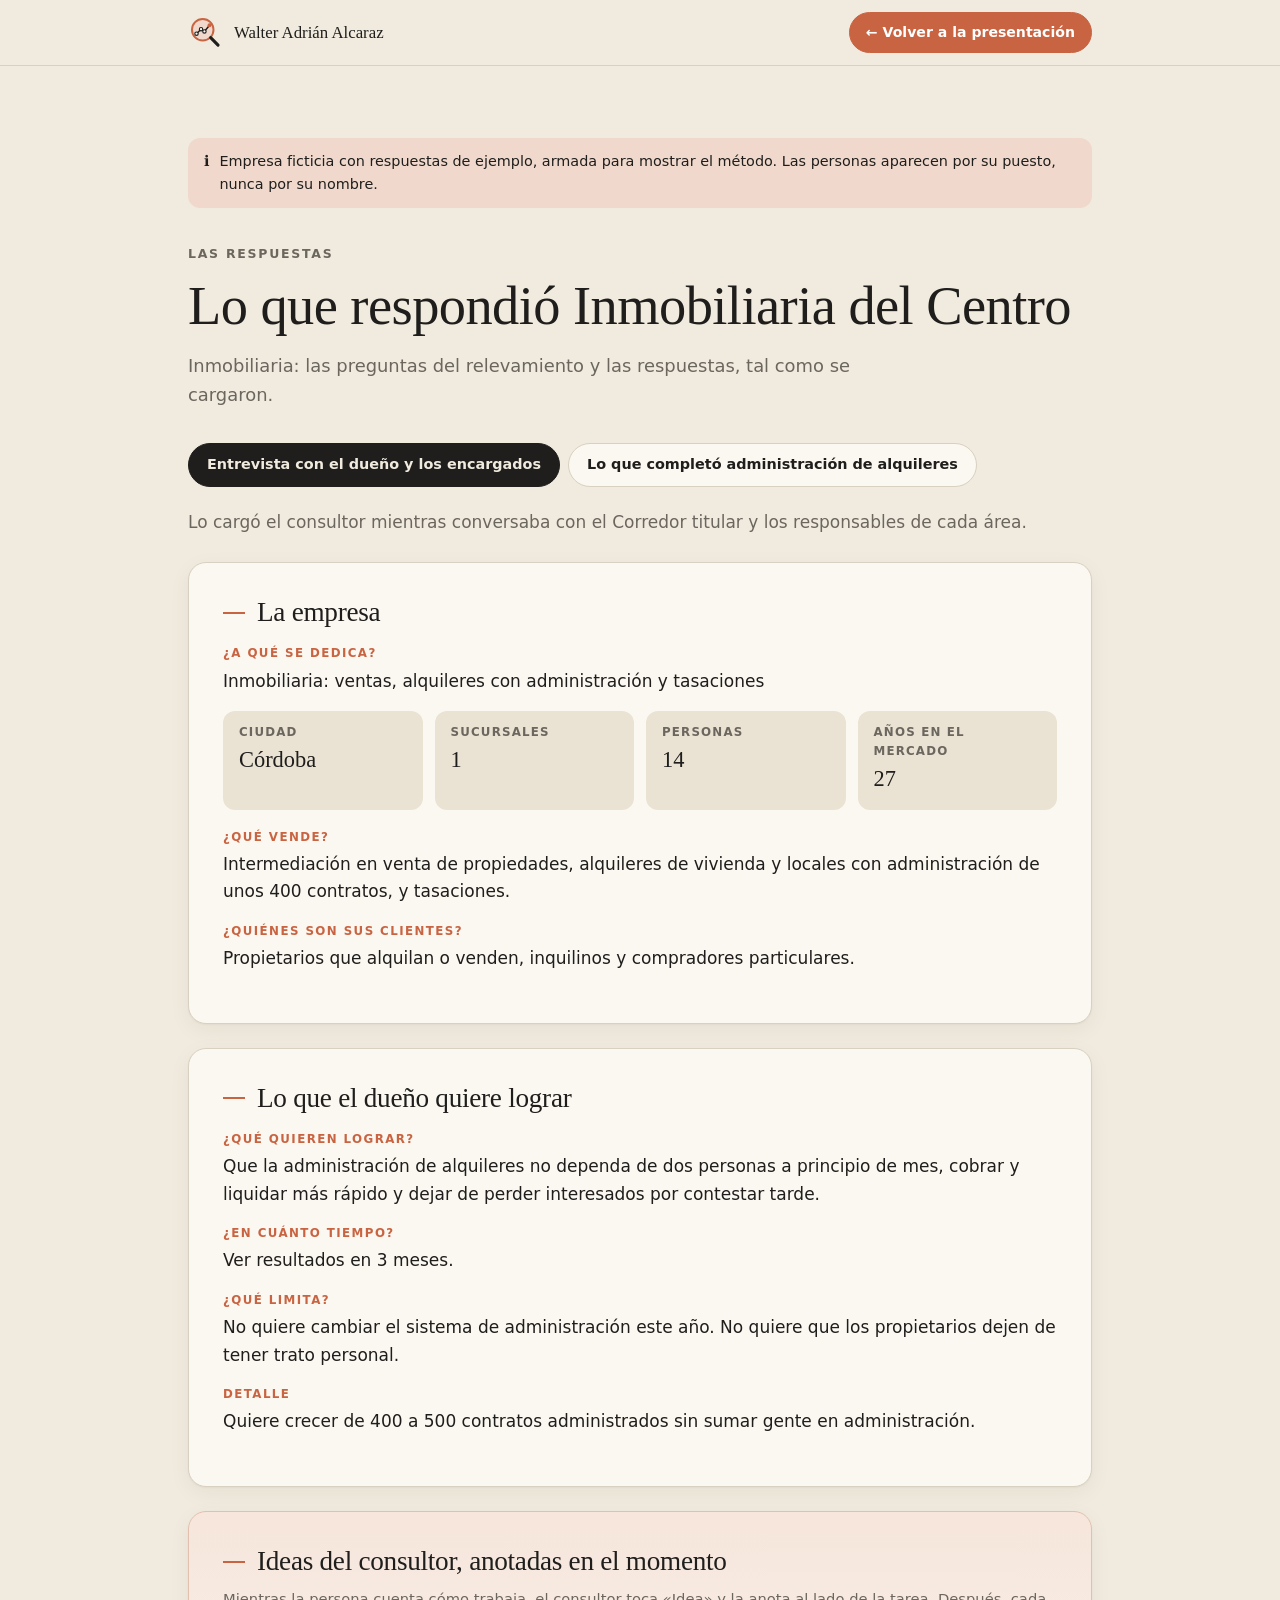
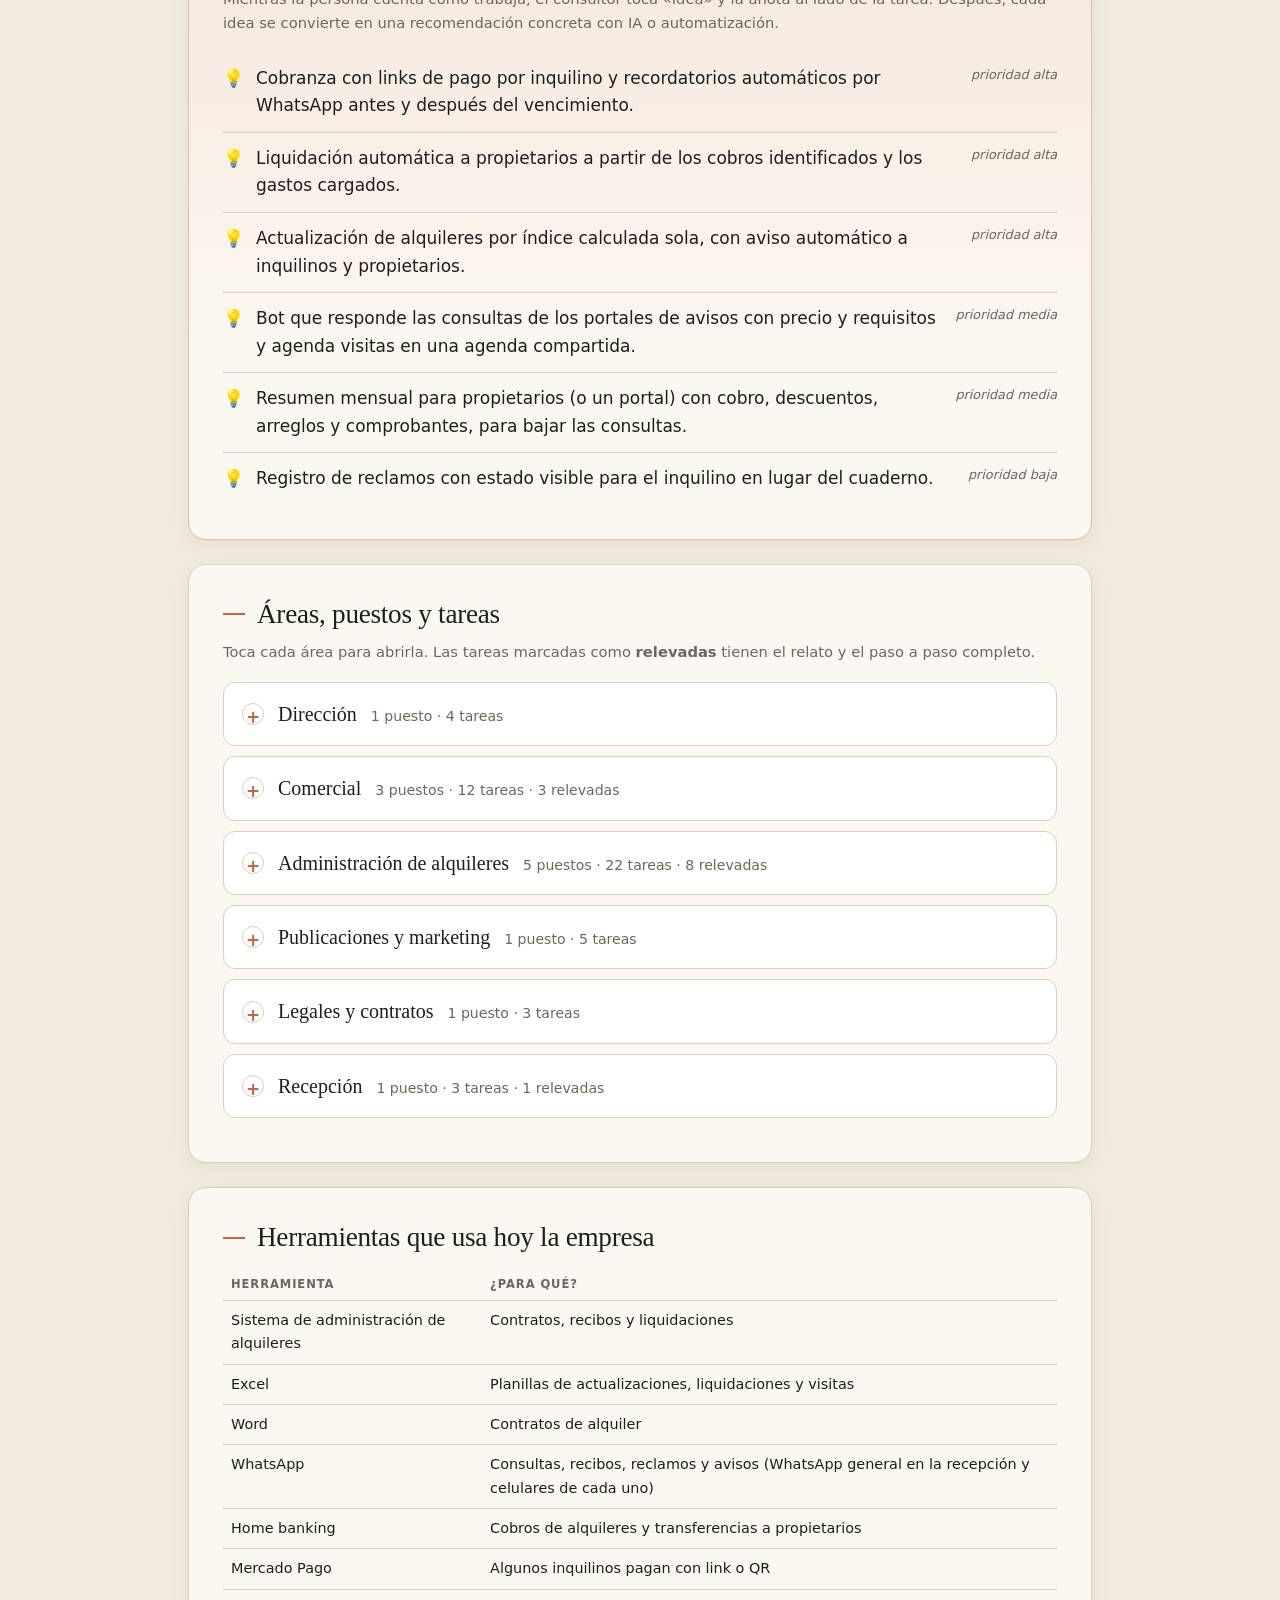
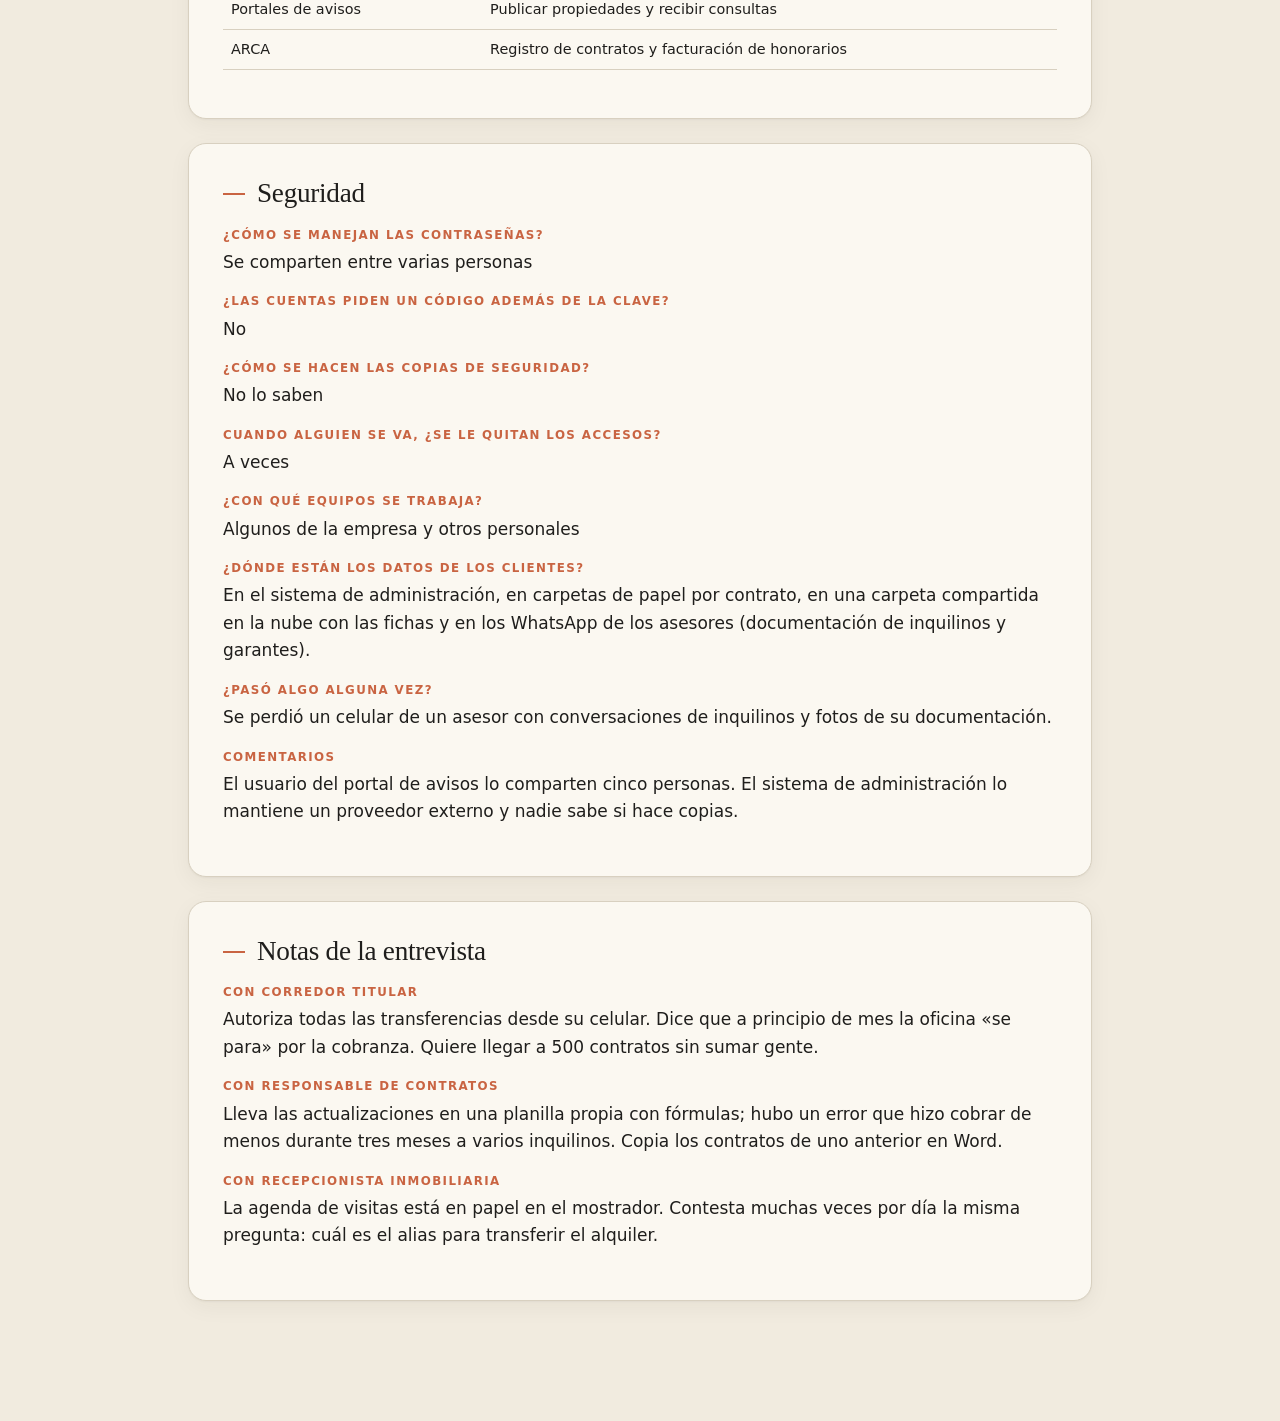
<file: inmobiliaria/respuestas.html>
<!DOCTYPE html>
<html lang="es"><head><meta charset="utf-8"><meta name="viewport" content="width=device-width,initial-scale=1"><meta name="robots" content="noindex,nofollow">
<title>Las respuestas · Inmobiliaria · Walter Adrián Alcaraz</title><link rel="icon" href="../logo.svg"><style>/* ===== Diagnóstico Inicial v2 · estilos comunes (los incrusta montar-informe.mjs) ===== */
:root{
  --fondo:#F1EBDF;--tarjeta:#FBF8F1;--alterno:#EAE3D4;--texto:#1F1E1C;--suave:#6B665E;--linea:#D8D0C0;
  --acento:#C96442;--acento-suave:#F0D9CC;--pc:#7A5AA6;--pc-suave:#ECE4F4;--verde:#4F8A5B;--amarillo:#D9A21B;--rojo:#C0473A;
  --serif:Fraunces,'Iowan Old Style',Georgia,'Times New Roman',serif;--sans:Inter,'Segoe UI',system-ui,-apple-system,sans-serif;
  --r:18px;--r-s:12px;--ease:cubic-bezier(.22,.61,.36,1);
  --sombra:0 1px 2px rgba(31,30,28,.04),0 6px 22px rgba(31,30,28,.05);
  --sombra-alta:0 2px 6px rgba(31,30,28,.06),0 18px 48px rgba(31,30,28,.12);
  --sep:clamp(80px,9vw,120px);
}
*,*::before,*::after{box-sizing:border-box}
html{-webkit-text-size-adjust:100%;scroll-behavior:smooth;scroll-padding-top:84px}
body{margin:0;background:var(--fondo);color:var(--texto);font-family:var(--sans);font-size:17px;line-height:1.62;-webkit-font-smoothing:antialiased;text-rendering:optimizeLegibility}
img,svg{max-width:100%}
h1,h2,h3,h4{font-family:var(--serif);font-weight:500;line-height:1.15;margin:0;letter-spacing:-.01em;color:var(--texto)}
p{margin:0 0 1em}
a{color:inherit}
button{font:inherit;color:inherit}
b,strong{font-weight:650}
:focus-visible{outline:2.5px solid var(--acento);outline-offset:3px;border-radius:6px}
.suave{color:var(--suave)}
.chico{font-size:.86rem}
.mini{font-size:.78rem}
.num{font-variant-numeric:tabular-nums}
.oculto-vis{position:absolute!important;width:1px;height:1px;overflow:hidden;clip:rect(0 0 0 0);white-space:nowrap}

/* ---- contenedores ---- */
.ancho{max-width:1160px;margin:0 auto;padding:0 clamp(20px,4vw,48px)}
.angosto{max-width:820px}
.tarjeta{background:var(--tarjeta);border:1px solid var(--linea);border-radius:var(--r);box-shadow:var(--sombra)}
.pad{padding:clamp(22px,3vw,34px)}
.rejilla{display:grid;gap:28px}
.r2{grid-template-columns:repeat(2,minmax(0,1fr))}
.r3{grid-template-columns:repeat(3,minmax(0,1fr))}
@media (max-width:900px){.r3{grid-template-columns:repeat(2,minmax(0,1fr))}}
@media (max-width:640px){.r2,.r3{grid-template-columns:1fr}}

/* ---- jerarquía: sección y bloque ---- */
.seccion{padding:var(--sep) 0;position:relative}
.seccion + .seccion{border-top:1px solid var(--linea)}
.sec-cab{display:grid;grid-template-columns:auto 1fr;gap:6px 28px;align-items:end;margin-bottom:clamp(36px,5vw,56px)}
.sec-num{font-family:var(--serif);font-size:clamp(3.2rem,6vw,4.6rem);line-height:.85;color:var(--acento);font-weight:400;grid-row:span 2}
.sec-eti{font-size:.78rem;font-weight:700;letter-spacing:.14em;text-transform:uppercase;color:var(--suave)}
.sec-tit{font-size:clamp(2rem,4vw,3rem)}
.sec-baj{grid-column:1/-1;max-width:720px;color:var(--suave);font-size:1.08rem;margin:14px 0 0}
@media (max-width:640px){.sec-cab{grid-template-columns:1fr}.sec-num{grid-row:auto}}
.bloque{margin-top:clamp(48px,6vw,72px)}
.bloque:first-child{margin-top:0}
.blq-tit{font-size:clamp(1.35rem,2.3vw,1.7rem);margin-bottom:8px;display:flex;align-items:center;gap:12px}
.blq-tit::before{content:"";width:22px;height:2px;background:var(--acento);flex:none}
.blq-baj{color:var(--suave);margin:0 0 26px;max-width:720px}
.mini-tit{font-family:var(--sans);font-size:.74rem;font-weight:700;letter-spacing:.12em;text-transform:uppercase;color:var(--suave);margin:0 0 10px}
.separador{height:1px;background:var(--linea);border:0;margin:40px 0}

/* ---- chips, etiquetas y estados ---- */
.chips{display:flex;flex-wrap:wrap;gap:8px}
.chip{display:inline-flex;align-items:center;gap:7px;border:1px solid var(--linea);background:#fff;border-radius:999px;padding:3px 12px;font-size:.83rem;line-height:1.5;white-space:nowrap}
.chip .pto{width:8px;height:8px;border-radius:50%;background:currentColor;flex:none}
.chip-area{font-weight:600}
.chip-nivel{background:var(--alterno);border-color:transparent;font-weight:600}
.chip-nivel.n-ia{background:#E7E0F0;color:#4F3A70}
.chip-nivel.n-automatizar{background:var(--acento-suave);color:#8A3D22}
.chip-nivel.n-optimizar{background:#DCE8DD;color:#2F5A39}
.chip-idea{background:transparent;border:1px dashed #B9AE9A;color:var(--suave);font-style:italic}
.est{display:inline-block;font-size:.72rem;font-weight:700;letter-spacing:.06em;text-transform:uppercase;color:var(--suave);background:var(--alterno);border-radius:6px;padding:1px 7px;vertical-align:.12em;margin-left:6px}
.pc{display:inline-flex;align-items:center;gap:6px;color:var(--pc);background:var(--pc-suave);border-radius:999px;padding:1px 10px;font-size:.82rem;font-weight:600;white-space:nowrap}
.pc-parcial{display:inline-block;color:var(--pc);font-size:.74rem;font-weight:600;letter-spacing:.01em;border-bottom:1px dashed var(--pc);line-height:1.3;white-space:nowrap;cursor:help}
.pc::before{content:"?";display:inline-grid;place-items:center;width:15px;height:15px;border-radius:50%;border:1.5px solid currentColor;font-size:.66rem;font-weight:800}
.dato-motivo{display:block;color:var(--suave);font-size:.82rem;margin-top:4px}

/* ---- botones y desplegables ---- */
.btn{display:inline-flex;align-items:center;gap:8px;border:1px solid var(--linea);background:var(--tarjeta);border-radius:999px;padding:8px 16px;font-size:.88rem;font-weight:550;cursor:pointer;text-decoration:none;transition:background .2s var(--ease),border-color .2s var(--ease),transform .2s var(--ease)}
.btn:hover{background:#fff;border-color:#C5BBA8}
.btn-acento{background:var(--acento);border-color:var(--acento);color:#fff}
.btn-acento:hover{background:#B5583A;border-color:#B5583A}
details.desp{border-top:1px solid var(--linea)}
details.desp>summary{list-style:none;cursor:pointer;display:flex;align-items:center;justify-content:space-between;gap:12px;padding:14px 2px;font-weight:600;font-size:.94rem}
details.desp>summary::-webkit-details-marker{display:none}
details.desp>summary::after{content:"";width:9px;height:9px;border-right:2px solid var(--suave);border-bottom:2px solid var(--suave);transform:rotate(45deg) translateY(-3px);transition:transform .25s var(--ease);flex:none}
details.desp[open]>summary::after{transform:rotate(-135deg) translateY(-1px)}
details.desp>.desp-cuerpo{padding:2px 2px 18px}
details.cuenta{margin-top:8px;font-size:.85rem}
details.cuenta>summary{cursor:pointer;color:var(--suave);font-weight:600;list-style:none;display:inline-flex;align-items:center;gap:6px}
details.cuenta>summary::-webkit-details-marker{display:none}
details.cuenta>summary::before{content:"+";display:inline-grid;place-items:center;width:17px;height:17px;border-radius:50%;border:1.5px solid var(--linea);font-size:.75rem;line-height:1}
details.cuenta[open]>summary::before{content:"–"}
details.cuenta .cuenta-txt{margin-top:8px;background:var(--alterno);border-radius:10px;padding:10px 13px;color:var(--texto);font-variant-numeric:tabular-nums;line-height:1.55}
.cuenta-txt li{margin:2px 0}

/* ---- citas ---- */
.cita{margin:0;padding:16px 20px;border-left:3px solid var(--acento);background:var(--tarjeta);border-radius:0 var(--r-s) var(--r-s) 0;font-family:var(--serif);font-size:1.06rem;line-height:1.55}
.cita .quien{display:block;font-family:var(--sans);font-size:.74rem;font-weight:700;letter-spacing:.1em;text-transform:uppercase;color:var(--suave);margin-bottom:6px}

/* ---- medidor 1..5 ---- */
.medidor{display:inline-flex;gap:3px;vertical-align:middle}
.medidor i{width:14px;height:6px;border-radius:3px;background:var(--linea)}
.medidor i.on{background:var(--acento)}
.medidor.dif i.on{background:var(--texto)}

/* ---- antes y después ---- */
.ad{display:grid;grid-template-columns:1fr 54px 1fr;gap:0;align-items:stretch}
.ad-col{background:#fff;border:1px solid var(--linea);border-radius:var(--r-s);padding:18px 18px 14px}
.ad-col.despues{background:#FCFAF4;border-color:#D9CDB8}
.ad-cab{font-size:.74rem;font-weight:700;letter-spacing:.12em;text-transform:uppercase;color:var(--suave);margin-bottom:10px;display:flex;justify-content:space-between;gap:8px}
.ad-flecha{display:grid;place-items:center;color:var(--acento)}
.ad ol{list-style:none;margin:0;padding:0;display:grid;gap:7px}
.ad li{display:grid;grid-template-columns:22px 1fr;gap:9px;font-size:.9rem;line-height:1.42;align-items:start}
.ad li .ic{width:22px;height:22px;border-radius:50%;display:grid;place-items:center;font-size:.72rem;font-weight:700;background:var(--alterno);color:var(--suave);margin-top:-1px}
.ad li.elimina .txt{text-decoration:line-through;text-decoration-color:var(--rojo);text-decoration-thickness:1.5px;color:var(--suave)}
.ad li.elimina .ic{background:#F4DCD8;color:var(--rojo)}
.ad li.reduce .ic{background:var(--acento-suave);color:#8A3D22}
.ad li.igual .txt{color:var(--suave)}
.ad li.nuevo .ic{background:#DCE8DD;color:var(--verde)}
.ad li .det{display:block;font-size:.78rem;color:var(--suave);margin-top:1px}
.ad li.tarea-sep{display:block;font-size:.72rem;font-weight:700;letter-spacing:.08em;text-transform:uppercase;color:var(--suave);margin-top:6px}
.ad-ley{display:flex;flex-wrap:wrap;gap:14px;margin-top:12px;font-size:.78rem;color:var(--suave)}
.ad-ley span{display:inline-flex;align-items:center;gap:6px}
.ad-ley i{width:10px;height:10px;border-radius:50%;display:inline-block}
@media (max-width:720px){.ad{grid-template-columns:1fr}.ad-flecha{height:36px;transform:rotate(90deg)}}

/* ---- ficha de recomendación ---- */
.ficha-cab{display:flex;flex-wrap:wrap;gap:8px;align-items:center;margin-bottom:14px}
.ficha-tit{font-size:clamp(1.5rem,2.6vw,2rem);margin:0 0 12px}
.ficha-par{display:grid;grid-template-columns:1fr 1fr;gap:28px;margin:22px 0}
.ficha-par p{margin:0}
@media (max-width:720px){.ficha-par{grid-template-columns:1fr;gap:18px}}
.ahorro{display:grid;grid-template-columns:repeat(3,minmax(0,1fr));gap:16px;margin:8px 0 0}
.ahorro-it{background:var(--alterno);border-radius:var(--r-s);padding:16px 18px}
.ahorro-it .et{font-size:.74rem;font-weight:700;letter-spacing:.1em;text-transform:uppercase;color:var(--suave)}
.ahorro-it .v{font-family:var(--serif);font-size:1.32rem;line-height:1.2;margin-top:6px;font-variant-numeric:tabular-nums}
@media (max-width:720px){.ahorro{grid-template-columns:1fr}}
.lista-sobria{list-style:none;margin:0;padding:0;display:grid;gap:8px}
.lista-sobria li{position:relative;padding-left:20px;line-height:1.5}
.lista-sobria li::before{content:"";position:absolute;left:2px;top:.62em;width:7px;height:7px;border-radius:50%;background:var(--acento)}
.herr{display:grid;gap:10px}
.herr div{display:grid;grid-template-columns:auto 1fr;gap:4px 12px;align-items:baseline}
.herr b{font-weight:600}
.herr .tipo{font-size:.72rem;font-weight:700;letter-spacing:.06em;text-transform:uppercase;border-radius:6px;padding:1px 8px;background:var(--alterno);color:var(--suave);justify-self:start}
.herr .tipo.t-ya_la_tienen{background:#DCE8DD;color:#2F5A39}
.herr .nota{grid-column:1/-1;font-size:.86rem;color:var(--suave)}
.cuidado-nota{display:flex;gap:12px;align-items:flex-start;background:#FFF8E6;border:1px solid #EBD9A6;border-radius:var(--r-s);padding:12px 16px;font-size:.92rem;margin-top:18px}
.cuidado-nota.lista{background:#EEF5EF;border-color:#C9DDCC}

/* ---- visor BPMN ---- */
.bpmn{border-radius:var(--r);border:1px solid var(--linea);background:#fff;overflow:hidden;position:relative}
.bpmn-vista{position:relative;height:440px;touch-action:none;cursor:grab;user-select:none;-webkit-user-select:none;background-image:radial-gradient(rgba(107,102,94,.13) 1px,transparent 1px);background-size:18px 18px}
.bpmn-vista.arrastrando{cursor:grabbing}
.bpmn-vista svg{width:100%;height:100%;display:block}
.bpmn-ctrl{position:absolute;right:12px;top:12px;display:flex;flex-direction:column;gap:6px;z-index:2}
.bpmn-ctrl button{width:38px;height:38px;border-radius:11px;border:1px solid var(--linea);background:rgba(251,248,241,.96);cursor:pointer;display:grid;place-items:center;box-shadow:var(--sombra);transition:background .2s;font-size:1.1rem;font-weight:600}
.bpmn-ctrl button:hover{background:#fff}
.bpmn-ayuda{position:absolute;left:12px;bottom:10px;font-size:.75rem;color:var(--suave);background:rgba(251,248,241,.94);padding:4px 11px;border-radius:999px;pointer-events:none}
.nodo{cursor:pointer}
.nodo .forma{transition:stroke .2s,fill .2s}
.nodo:hover .forma,.nodo:focus .forma,.nodo.activo .forma{stroke:var(--acento);stroke-width:2.4}
.nodo:focus{outline:none}
#tip{position:fixed;z-index:300;max-width:320px;background:var(--texto);color:#F6F1E7;border-radius:12px;padding:12px 14px;font-size:.85rem;line-height:1.45;box-shadow:var(--sombra-alta);pointer-events:none;opacity:0;transform:translateY(4px);transition:opacity .16s var(--ease),transform .16s var(--ease)}
#tip.visible{opacity:1;transform:none}
#tip b{color:#fff}
#tip .t-et{display:block;font-size:.7rem;letter-spacing:.1em;text-transform:uppercase;color:#C9BFAE;margin-bottom:3px}
#tip .t-f{display:block;margin-top:5px;color:#DCD3C3}

/* ---- semáforo ---- */
.sem{display:inline-block;width:12px;height:12px;border-radius:50%;flex:none}
.sem.verde{background:var(--verde)}.sem.amarillo{background:var(--amarillo)}.sem.rojo{background:var(--rojo)}.sem.sin_dato{background:transparent;border:2px dashed var(--pc)}

/* ---- diálogo ---- */
dialog.ficha-dlg{border:0;padding:0;border-radius:22px;max-width:min(920px,94vw);width:100%;max-height:90vh;background:var(--fondo);box-shadow:var(--sombra-alta);color:var(--texto)}
dialog.ficha-dlg::backdrop{background:rgba(31,30,28,.45)}
.dlg-int{padding:clamp(24px,4vw,44px);overflow:auto;max-height:90vh}
.cerrar{position:sticky;top:0;float:right;width:42px;height:42px;border-radius:50%;border:1px solid var(--linea);background:#fff;cursor:pointer;display:grid;place-items:center;font-size:1.2rem;z-index:2}

/* ---- pendiente ---- */
.pendiente{border:1.5px dashed var(--linea);border-radius:var(--r);padding:40px;text-align:center;color:var(--suave);background:rgba(251,248,241,.5)}
.pendiente h3{font-size:1.4rem;margin-bottom:6px;color:var(--texto)}

/* ---- animación de entrada (nunca deja contenido oculto) ---- */
html.anim .rv{opacity:0;transform:translateY(16px);transition:opacity .7s var(--ease),transform .7s var(--ease)}
html.anim .rv.visto{opacity:1;transform:none}
@media (prefers-reduced-motion:reduce){html{scroll-behavior:auto}html.anim .rv{opacity:1!important;transform:none!important;transition:none}*{transition-duration:.01ms!important;animation-duration:.01ms!important}}

/* ---- impresión ---- */
@page{size:A4;margin:14mm 12mm}
@media print{
  html,body{background:#fff!important;font-size:11pt}
  *{-webkit-print-color-adjust:exact!important;print-color-adjust:exact!important}
  .rv{opacity:1!important;transform:none!important}
  .no-imp,.bpmn-ctrl,.bpmn-ayuda,#tip,dialog{display:none!important}
  .seccion{padding:28px 0;break-before:page}
  .tarjeta,.ad,.ahorro-it,.bpmn,figure{break-inside:avoid}
  h2,h3,h4,.blq-tit,.blq-baj,.sec-cab,.mini-tit,.subtit,.m-sec-cab{break-after:avoid}
  .bpmn-vista{height:auto!important;background:none}
  .bpmn-vista svg{height:auto!important}
  details>summary::after,details>summary::before{display:none!important}
  a{text-decoration:none}
}

.top{position:sticky;top:0;z-index:50;background:rgba(241,235,223,.92);backdrop-filter:blur(10px);-webkit-backdrop-filter:blur(10px);border-bottom:1px solid var(--linea)}
.top-in{max-width:1000px;margin:0 auto;padding:12px clamp(20px,4vw,48px);display:flex;align-items:center;gap:12px}
.top img{width:34px;height:34px}.top .marca{font-family:var(--serif);font-size:1.05rem}
.top .btn{margin-left:auto}
main{max-width:1000px;margin:0 auto;padding:clamp(40px,6vw,72px) clamp(20px,4vw,48px) 96px}
.aviso{display:flex;gap:10px;align-items:flex-start;background:var(--acento-suave);border-radius:var(--r-s);padding:12px 16px;font-size:.9rem;margin-bottom:36px}
.eti{font-size:.78rem;font-weight:700;letter-spacing:.14em;text-transform:uppercase;color:var(--suave);margin:0 0 10px}
h1{font-size:clamp(2.2rem,5vw,3.4rem);margin:0 0 14px}
.bajada{color:var(--suave);font-size:1.12rem;max-width:720px;margin:0 0 34px}
.tabs{display:flex;flex-wrap:wrap;gap:8px;margin:0 0 30px}
.tabs button{border:1px solid var(--linea);background:var(--tarjeta);padding:9px 18px;border-radius:999px;cursor:pointer;font-size:.9rem;font-weight:550;transition:background .2s var(--ease)}
.tabs button:hover{background:#fff}
.tabs button.on{background:var(--texto);color:var(--fondo);border-color:var(--texto)}
.fuente{display:none}.fuente.on{display:block}
.origen{color:var(--suave);margin:-8px 0 26px}
.caja{background:var(--tarjeta);border:1px solid var(--linea);border-radius:var(--r);box-shadow:var(--sombra);padding:clamp(22px,3vw,34px);margin-bottom:24px}
.caja h3{font-size:clamp(1.35rem,2.3vw,1.7rem);margin-bottom:16px;display:flex;align-items:center;gap:12px}
.caja h3::before{content:"";width:22px;height:2px;background:var(--acento);flex:none}
.ayuda{color:var(--suave);font-size:.92rem;margin:-6px 0 18px}
.qa{margin:0 0 16px}
.q{font-size:.74rem;font-weight:700;letter-spacing:.12em;text-transform:uppercase;color:var(--acento);margin:0 0 4px}
.a{margin:0;white-space:pre-line}
.datos{display:grid;grid-template-columns:repeat(auto-fit,minmax(150px,1fr));gap:12px;margin:6px 0 18px}
.datos div{background:var(--alterno);border-radius:var(--r-s);padding:12px 16px}
.datos span{display:block;font-size:.74rem;font-weight:700;letter-spacing:.1em;text-transform:uppercase;color:var(--suave)}
.datos b{font-family:var(--serif);font-size:1.4rem;font-weight:500}
.ideas{border-color:#E2BFAE;background:linear-gradient(180deg,#F6E6DC,var(--tarjeta) 70%)}
.ideas ul{list-style:none;padding:0;margin:0}
.ideas li{padding:12px 0;border-top:1px solid var(--linea);display:flex;gap:12px;align-items:flex-start}
.ideas li:first-child{border-top:0}
.ideas em{color:var(--suave);font-size:.8rem;white-space:nowrap;margin-left:auto}
details.area{border:1px solid var(--linea);border-radius:var(--r-s);margin:10px 0;background:#fff}
details.area>summary{cursor:pointer;padding:15px 18px;display:flex;gap:14px;align-items:baseline;list-style:none;flex-wrap:wrap}
details.area>summary::-webkit-details-marker{display:none}
details.area>summary::before{content:"+";display:inline-grid;place-items:center;width:22px;height:22px;border-radius:50%;border:1.5px solid var(--linea);color:var(--acento);font-weight:700;flex:none;align-self:center}
details.area[open]>summary::before{content:"–"}
.an{font-family:var(--serif);font-size:1.25rem}.cuenta{color:var(--suave);font-size:.88rem}
.area-cuerpo{padding:0 18px 20px}
.sector{font-size:.74rem;font-weight:700;letter-spacing:.12em;text-transform:uppercase;color:var(--suave);margin:22px 0 8px}
.puesto{border-left:3px solid var(--acento-suave);padding:4px 0 4px 18px;margin:12px 0 24px}
.puesto h4{font-size:1.15rem;margin:0 0 10px}.puesto h4 span{font-family:var(--sans);font-size:.85rem;color:var(--suave);margin-left:6px}
.usa{font-size:.88rem;color:var(--suave)}
table.tareas{width:100%;border-collapse:collapse;font-size:.9rem;margin:8px 0 14px}
table.tareas th{text-align:left;font-size:.72rem;font-weight:700;letter-spacing:.08em;text-transform:uppercase;color:var(--suave);border-bottom:1px solid var(--linea);padding:6px 8px}
table.tareas td{border-bottom:1px solid var(--linea);padding:8px;vertical-align:top}
.tarea{background:var(--fondo);border-radius:var(--r-s);padding:18px 20px;margin:14px 0}
.tn{font-family:var(--serif);font-size:1.15rem;margin:0}.tf{color:var(--suave);font-size:.88rem;margin:2px 0 14px}
.sello{font-family:var(--sans);background:#DCE8DD;color:#2F5A39;font-size:.68rem;font-weight:700;border-radius:6px;padding:2px 8px;margin-right:10px;text-transform:uppercase;letter-spacing:.06em;vertical-align:.2em}
ol.pasos{margin:4px 0 16px;padding-left:24px}ol.pasos li{margin:8px 0}
ol.pasos small{display:block;color:var(--suave);font-size:.82rem}
.tp{font-size:.68rem;font-weight:700;letter-spacing:.05em;text-transform:uppercase;border-radius:6px;padding:1px 7px;margin-right:8px;background:var(--alterno);color:var(--suave)}
.tp-decision{background:#F6E7B8;color:#7A5A0A}.tp-espera{background:var(--pc-suave);color:var(--pc)}.tp-traspaso{background:var(--acento-suave);color:#8A3D22}
ul.fric{list-style:none;padding:0;margin:4px 0 0}ul.fric li{margin:5px 0;display:flex;gap:10px}
.g{letter-spacing:1px;font-size:.7rem;min-width:36px;padding-top:4px}.g1{color:var(--amarillo)}.g2{color:#D07A2A}.g3{color:var(--rojo)}
</style></head>
<body>
<header class="top"><div class="top-in"><img src="../logo.svg" alt=""><span class="marca">Walter Adrián Alcaraz</span><a class="btn btn-acento" href="../index.html">← Volver a la presentación</a></div></header>
<main>
<div class="aviso"><span>ℹ️</span><span>Empresa ficticia con respuestas de ejemplo, armada para mostrar el método. Las personas aparecen por su puesto, nunca por su nombre.</span></div>
<p class="eti">Las respuestas</p>
<h1>Lo que respondió Inmobiliaria del Centro</h1>
<p class="bajada">Inmobiliaria: las preguntas del relevamiento y las respuestas, tal como se cargaron.</p>
<div class="tabs" role="tablist"><button type="button" role="tab" data-i="0" class="on">Entrevista con el dueño y los encargados</button><button type="button" role="tab" data-i="1" class="">Lo que completó administración de alquileres</button></div>
<div class="fuente on" data-i="0"><p class="origen">Lo cargó el consultor mientras conversaba con el Corredor titular y los responsables de cada área.</p><section class="caja"><h3>La empresa</h3><div class="qa"><p class="q">¿A qué se dedica?</p><p class="a">Inmobiliaria: ventas, alquileres con administración y tasaciones</p></div><div class="datos"><div><span>Ciudad</span><b>Córdoba</b></div><div><span>Sucursales</span><b>1</b></div><div><span>Personas</span><b>14</b></div><div><span>Años en el mercado</span><b>27</b></div></div><div class="qa"><p class="q">¿Qué vende?</p><p class="a">Intermediación en venta de propiedades, alquileres de vivienda y locales con administración de unos 400 contratos, y tasaciones.</p></div><div class="qa"><p class="q">¿Quiénes son sus clientes?</p><p class="a">Propietarios que alquilan o venden, inquilinos y compradores particulares.</p></div></section><section class="caja"><h3>Lo que el dueño quiere lograr</h3><div class="qa"><p class="q">¿Qué quieren lograr?</p><p class="a">Que la administración de alquileres no dependa de dos personas a principio de mes, cobrar y liquidar más rápido y dejar de perder interesados por contestar tarde.</p></div><div class="qa"><p class="q">¿En cuánto tiempo?</p><p class="a">Ver resultados en 3 meses.</p></div><div class="qa"><p class="q">¿Qué limita?</p><p class="a">No quiere cambiar el sistema de administración este año. No quiere que los propietarios dejen de tener trato personal.</p></div><div class="qa"><p class="q">Detalle</p><p class="a">Quiere crecer de 400 a 500 contratos administrados sin sumar gente en administración.</p></div></section><section class="caja ideas"><h3>Ideas del consultor, anotadas en el momento</h3><p class="ayuda">Mientras la persona cuenta cómo trabaja, el consultor toca «Idea» y la anota al lado de la tarea. Después, cada idea se convierte en una recomendación concreta con IA o automatización.</p><ul><li><span class="bombita">💡</span>Cobranza con links de pago por inquilino y recordatorios automáticos por WhatsApp antes y después del vencimiento. <em>prioridad alta</em></li><li><span class="bombita">💡</span>Liquidación automática a propietarios a partir de los cobros identificados y los gastos cargados. <em>prioridad alta</em></li><li><span class="bombita">💡</span>Actualización de alquileres por índice calculada sola, con aviso automático a inquilinos y propietarios. <em>prioridad alta</em></li><li><span class="bombita">💡</span>Bot que responde las consultas de los portales de avisos con precio y requisitos y agenda visitas en una agenda compartida. <em>prioridad media</em></li><li><span class="bombita">💡</span>Resumen mensual para propietarios (o un portal) con cobro, descuentos, arreglos y comprobantes, para bajar las consultas. <em>prioridad media</em></li><li><span class="bombita">💡</span>Registro de reclamos con estado visible para el inquilino en lugar del cuaderno. <em>prioridad baja</em></li></ul></section><section class="caja"><h3>Áreas, puestos y tareas</h3><p class="ayuda">Toca cada área para abrirla. Las tareas marcadas como <b>relevadas</b> tienen el relato y el paso a paso completo.</p><details class="area"><summary><span class="an">Dirección</span><span class="cuenta">1 puesto · 4 tareas</span></summary><div class="area-cuerpo"><p class="sector">Sector: Dirección</p><div class="puesto"><h4>Corredor titular <span>1 persona</span></h4><div class="qa"><p class="q">¿Cómo es un día en este puesto?</p><p class="a">Firma reservas y contratos, autoriza las transferencias a propietarios en el home banking, atiende a los propietarios grandes y revisa las tasaciones antes de que salgan.</p></div><p class="usa">Usa: Home banking · WhatsApp · Excel</p><table class="tareas"><thead><tr><th>Tarea</th><th>¿Cada cuánto?</th><th>¿Cuánto tarda cada vez?</th></tr></thead><tbody><tr><td>Revisar captaciones y cartera de propiedades</td><td>1 vez por semana</td><td>45 min</td></tr><tr><td>Firmar reservas, boletos y contratos</td><td>3 veces por semana</td><td>45 min</td></tr><tr><td>Definir honorarios y comisiones de asesores</td><td>1 vez por trimestre</td><td>240 min</td></tr><tr><td>Revisar resultados de alquileres administrados</td><td>1 vez por mes</td><td>120 min</td></tr></tbody></table></div></div></details><details class="area"><summary><span class="an">Comercial</span><span class="cuenta">3 puestos · 12 tareas · 3 relevadas</span></summary><div class="area-cuerpo"><p class="sector">Sector: Tasaciones</p><div class="puesto"><h4>Tasador inmobiliario <span>1 persona</span></h4><table class="tareas"><thead><tr><th>Tarea</th><th>¿Cada cuánto?</th><th>¿Cuánto tarda cada vez?</th></tr></thead><tbody><tr><td>Visitar y relevar la propiedad</td><td>3 veces por semana</td><td>90 min</td></tr><tr><td>Buscar comparables de mercado</td><td>3 veces por semana</td><td>60 min</td></tr><tr><td>Emitir el informe de tasación</td><td>3 veces por semana</td><td>45 min</td></tr></tbody></table></div><p class="sector">Sector: Ventas de propiedades</p><div class="puesto"><h4>Asesor inmobiliario de ventas <span>2 personas</span></h4><table class="tareas"><thead><tr><th>Tarea</th><th>¿Cada cuánto?</th><th>¿Cuánto tarda cada vez?</th></tr></thead><tbody><tr><td>Responder consultas de portales</td><td>20 veces por día</td><td>5 min</td></tr><tr><td>Coordinar visitas</td><td>3 veces por día</td><td>10 min</td></tr><tr><td>Recibir reservas y ofertas</td><td>1 vez por semana</td><td>60 min</td></tr><tr><td>Negociar entre comprador y vendedor</td><td>1 vez por semana</td><td>90 min</td></tr><tr><td>Coordinar la escritura con la escribanía</td><td>2 veces por mes</td><td>120 min</td></tr><tr><td>Hacer seguimiento de interesados</td><td>1 vez por día</td><td>30 min</td></tr></tbody></table></div><p class="sector">Sector: Alquileres</p><div class="puesto"><h4>Asesor de alquileres <span>2 personas</span></h4><div class="qa"><p class="q">¿Cómo es un día en este puesto?</p><p class="a">A la mañana contesta las consultas de los portales de avisos que entraron desde la tarde anterior; al mediodía y a la tarde muestra propiedades. Entre visita y visita revisa la documentación de los interesados.</p></div><p class="usa">Usa: WhatsApp · Correo · Excel · Carpeta compartida de fichas</p><div class="tarea"><p class="tn"><span class="sello">relevada</span>Responder consultas de alquiler</p><p class="tf">35 veces por día</p><div class="qa"><p class="q">Cuéntame la última vez que lo hiciste</p><p class="a">Ayer a la mañana tenía 22 consultas de la noche. Para cada una abrí la ficha de la propiedad, confirmé que siguiera disponible y contesté con precio, requisitos y gastos de ingreso. Casi siempre escribo lo mismo. Seis quisieron ver la propiedad y se las pasé a recepción para agendar.</p></div><div class="qa"><p class="q">¿Qué hace que empiece?</p><p class="a">Entra una consulta de un portal de avisos por mail o WhatsApp.</p></div><div class="qa"><p class="q">¿Cómo sabes que terminó?</p><p class="a">Interesado respondido y, si quiere ver la propiedad, la visita pedida a recepción.</p></div><p class="q">Paso a paso</p><ol class="pasos"><li><span class="tp tp-tarea">Paso</span>Leer la consulta que llega del portal de avisos por mail o WhatsApp<small>Asesor de alquileres · Correo · 2 min</small></li><li><span class="tp tp-tarea">Paso</span>Abrir la ficha de la propiedad para ver si sigue disponible y qué pide el propietario<small>Asesor de alquileres · Carpeta compartida de fichas · 3 min</small></li><li><span class="tp tp-tarea">Paso</span>Responder con precio, requisitos de garantía y gastos de ingreso<small>Asesor de alquileres · WhatsApp · 4 min</small></li><li><span class="tp tp-traspaso">Pasa a otro puesto</span>Cuando el interesado quiere ver la propiedad, pasarle los datos a recepción para agendar la visita<small>Asesor de alquileres · WhatsApp · 2 min · se lo pasa a: Recepcionista inmobiliaria</small></li></ol><div class="qa"><p class="q">Volumen</p><p class="a">Entre 30 y 40 consultas por día hábil entre los dos asesores; en febrero y julio, el doble.</p></div><div class="qa"><p class="q">¿Qué se repite siempre igual?</p><p class="a">Precio, si acepta mascotas, qué garantía piden y cuánto hay que poner para entrar.</p></div><div class="qa"><p class="q">¿Qué pasa cuando algo sale distinto?</p><p class="a">Las consultas del fin de semana se contestan el lunes; para entonces muchas propiedades ya tienen otros interesados.</p></div><p class="q">¿Qué molesta o hace perder tiempo?</p><ul class="fric"><li><span class="g g2">●●</span>Se contesta siempre lo mismo, consulta por consulta</li><li><span class="g g3">●●●</span>Las consultas de la noche y del fin de semana esperan hasta el otro día hábil y se pierden interesados</li></ul></div><div class="tarea"><p class="tn"><span class="sello">relevada</span>Mostrar propiedades en alquiler</p><p class="tf">4 veces por día</p><div class="qa"><p class="q">Cuéntame la última vez que lo hiciste</p><p class="a">El martes mostré un departamento de dos dormitorios. Retiré las llaves, anoté en el cuaderno, fui caminando, esperé quince minutos al interesado, se lo mostré y le gustó. Le pedí la documentación por WhatsApp y a la vuelta anoté la visita en la planilla.</p></div><div class="qa"><p class="q">¿Qué hace que empiece?</p><p class="a">Recepción agenda una visita.</p></div><div class="qa"><p class="q">¿Cómo sabes que terminó?</p><p class="a">Visita hecha y resultado anotado; si el interesado avanza, se le pide la documentación.</p></div><p class="q">Paso a paso</p><ol class="pasos"><li><span class="tp tp-tarea">Paso</span>Retirar las llaves del tablero y anotarlas en el cuaderno de llaves<small>Asesor de alquileres · Cuaderno de llaves · 3 min</small></li><li><span class="tp tp-tarea">Paso</span>Ir a la propiedad<small>Asesor de alquileres · 20 min</small></li><li><span class="tp tp-espera">Espera</span>Esperar al interesado<small>Asesor de alquileres</small></li><li><span class="tp tp-tarea">Paso</span>Mostrar la propiedad y responder preguntas<small>Asesor de alquileres · 25 min</small></li><li><span class="tp tp-tarea">Paso</span>Volver, devolver las llaves y anotar el resultado de la visita en la planilla<small>Asesor de alquileres · Excel · 25 min</small></li><li><span class="tp tp-traspaso">Pasa a otro puesto</span>Si el interesado quiere avanzar, pedirle la documentación de ingresos y garantía<small>Asesor de alquileres · WhatsApp · 5 min · se lo pasa a: Asesor de alquileres</small></li></ol><div class="qa"><p class="q">Volumen</p><p class="a">Unas 4 visitas por día entre los dos asesores.</p></div><div class="qa"><p class="q">¿Qué pasa cuando algo sale distinto?</p><p class="a">Si el interesado no llega, el asesor vuelve sin mostrar y la propiedad se reagenda.</p></div><p class="q">¿Qué molesta o hace perder tiempo?</p><ul class="fric"><li><span class="g g2">●●</span>Una de cada cuatro visitas se pierde porque el interesado no va</li></ul></div><div class="tarea"><p class="tn"><span class="sello">relevada</span>Analizar garantías e ingresos del inquilino</p><p class="tf">3 veces por semana</p><div class="qa"><p class="q">Cuéntame la última vez que lo hiciste</p><p class="a">La semana pasada aprobé a una pareja para un departamento céntrico. Me mandaron los recibos de sueldo por WhatsApp, revisé que los ingresos alcanzaran, pedí los informes comerciales, le pedí a legales el informe de dominio de la propiedad del garante y llamé al propietario. Tardó dos días en contestar. Cobré la reserva por transferencia y le pasé todo a contratos.</p></div><div class="qa"><p class="q">¿Qué hace que empiece?</p><p class="a">Un interesado quiere reservar una propiedad.</p></div><div class="qa"><p class="q">¿Cómo sabes que terminó?</p><p class="a">Inquilino aprobado por el propietario, reserva cobrada y operación pasada a contratos.</p></div><p class="q">Paso a paso</p><ol class="pasos"><li><span class="tp tp-tarea">Paso</span>Recibir por WhatsApp recibos de sueldo y la garantía (propietaria o seguro de caución)<small>Asesor de alquileres · WhatsApp · 10 min</small></li><li><span class="tp tp-decision">Decisión</span>Revisar que los ingresos alcancen para el valor del alquiler<small>Asesor de alquileres · Excel · 15 min</small></li><li><span class="tp tp-tarea">Paso</span>Pedir el informe comercial del inquilino y de los garantes<small>Asesor de alquileres · Servicio de informes comerciales · 15 min</small></li><li><span class="tp tp-tarea">Paso</span>Pedir el informe de dominio de la propiedad del garante<small>Responsable de documentación inmobiliaria · Registro de la propiedad · 10 min</small></li><li><span class="tp tp-decision">Decisión</span>Consultar al propietario si acepta al inquilino<small>Asesor de alquileres · Teléfono · 10 min</small></li><li><span class="tp tp-espera">Espera</span>Esperar la respuesta del propietario<small>Asesor de alquileres</small></li><li><span class="tp tp-tarea">Paso</span>Cobrar la reserva por transferencia y emitir el recibo de reserva<small>Asesor de alquileres · Home banking · 10 min</small></li><li><span class="tp tp-traspaso">Pasa a otro puesto</span>Pasar la carpeta a contratos para redactar<small>Asesor de alquileres · En persona · 3 min · se lo pasa a: Responsable de contratos</small></li></ol><div class="qa"><p class="q">Volumen</p><p class="a">3 reservas por semana en promedio.</p></div><div class="qa"><p class="q">¿Qué pasa cuando algo sale distinto?</p><p class="a">Si el propietario tarda más de tres días, el interesado suele seguir buscando y se cae la operación.</p></div><p class="q">¿Qué molesta o hace perder tiempo?</p><ul class="fric"><li><span class="g g2">●●</span>La documentación llega por partes por WhatsApp y hay que juntarla a mano</li><li><span class="g g3">●●●</span>El propietario tarda en aprobar y se pierden inquilinos</li></ul></div></div></div></details><details class="area"><summary><span class="an">Administración de alquileres</span><span class="cuenta">5 puestos · 22 tareas · 8 relevadas</span></summary><div class="area-cuerpo"><p class="sector">Sector: Contratos de alquiler</p><div class="puesto"><h4>Responsable de contratos <span>1 persona</span></h4><div class="qa"><p class="q">¿Cómo es un día en este puesto?</p><p class="a">Redacta contratos nuevos y renovaciones, calcula las actualizaciones del mes y coordina las firmas en la oficina.</p></div><p class="usa">Usa: Word · Excel · Sistema de administración de alquileres · ARCA</p><table class="tareas"><thead><tr><th>Tarea</th><th>¿Cada cuánto?</th><th>¿Cuánto tarda cada vez?</th></tr></thead><tbody><tr><td>Avisar actualizaciones a inquilinos y propietarios</td><td>90 veces por mes</td><td>4 min</td></tr><tr><td>Controlar vencimientos y renovaciones</td><td>1 vez por mes</td><td>120 min</td></tr><tr><td>Hacer inventarios y entrega o devolución de llaves</td><td>8 veces por mes</td><td>60 min</td></tr><tr><td>Registrar contratos ante ARCA</td><td>12 veces por mes</td><td>15 min</td></tr><tr><td>Preparar renovaciones de contratos</td><td>8 veces por mes</td><td>60 min</td></tr></tbody></table><div class="tarea"><p class="tn"><span class="sello">relevada</span>Redactar contratos de alquiler</p><p class="tf">3 veces por semana</p><div class="qa"><p class="q">Cuéntame la última vez que lo hiciste</p><p class="a">El último lo hice el lunes. Copié un contrato parecido en Word y cambié los datos, el índice y la periodicidad de actualización. Lo mandé por mail a las dos partes; el propietario pidió cambiar una cláusula. Coordinamos la firma, hicimos el inventario y entregué las llaves. Después le pasé la carpeta a administración.</p></div><div class="qa"><p class="q">¿Qué hace que empiece?</p><p class="a">Llega la carpeta de una reserva aprobada.</p></div><div class="qa"><p class="q">¿Cómo sabes que terminó?</p><p class="a">Contrato firmado, llaves entregadas y carpeta pasada a administración para el alta.</p></div><p class="q">Paso a paso</p><ol class="pasos"><li><span class="tp tp-tarea">Paso</span>Copiar un contrato parecido en Word y cambiar los datos<small>Responsable de contratos · Word · 30 min</small></li><li><span class="tp tp-tarea">Paso</span>Cargar el índice de actualización y la periodicidad acordada<small>Responsable de contratos · Word · 5 min</small></li><li><span class="tp tp-tarea">Paso</span>Mandar el borrador a propietario e inquilino por mail<small>Responsable de contratos · Correo · 5 min</small></li><li><span class="tp tp-espera">Espera</span>Esperar comentarios y corregir<small>Responsable de contratos</small></li><li><span class="tp tp-tarea">Paso</span>Coordinar la firma en la oficina<small>Responsable de contratos · WhatsApp · 10 min</small></li><li><span class="tp tp-tarea">Paso</span>Firmar, certificar firmas y entregar llaves con el inventario<small>Responsable de contratos · En persona · 40 min</small></li><li><span class="tp tp-traspaso">Pasa a otro puesto</span>Pasar la carpeta del contrato a administración de alquileres para el alta<small>Responsable de contratos · En persona · 3 min · se lo pasa a: Responsable de administración de alquileres</small></li></ol><div class="qa"><p class="q">Volumen</p><p class="a">12 a 14 contratos nuevos por mes, más 8 renovaciones.</p></div><div class="qa"><p class="q">¿Qué pasa cuando algo sale distinto?</p><p class="a">Cuando alguna de las partes pide cambios, el borrador va y viene por mail dos o tres veces.</p></div><p class="q">¿Qué molesta o hace perder tiempo?</p><ul class="fric"><li><span class="g g2">●●</span>Cada contrato se arma copiando otro y a veces queda un dato del anterior</li></ul></div><div class="tarea"><p class="tn"><span class="sello">relevada</span>Calcular actualizaciones de alquiler</p><p class="tf">90 veces por mes</p><div class="qa"><p class="q">Cuéntame la última vez que lo hiciste</p><p class="a">Este mes actualizaron 87 contratos. Filtré la planilla, busqué el índice que corresponde a cada contrato (hay de tres tipos), calculé, controlé contra el contrato los que tenían algo raro y cargué el nuevo valor en el sistema. Después le pasé la lista a administración para los avisos.</p></div><div class="qa"><p class="q">¿Qué hace que empiece?</p><p class="a">Empieza el mes y hay contratos que actualizan.</p></div><div class="qa"><p class="q">¿Cómo sabes que terminó?</p><p class="a">Nuevo valor del alquiler calculado, controlado y pasado a administración para el aviso de pago.</p></div><p class="q">Paso a paso</p><ol class="pasos"><li><span class="tp tp-tarea">Paso</span>Filtrar en la planilla los contratos que actualizan este mes<small>Responsable de contratos · Excel · 2 min</small></li><li><span class="tp tp-tarea">Paso</span>Buscar el valor del índice de actualización que fija el contrato<small>Responsable de contratos · Sitio del organismo que publica el índice · 2 min</small></li><li><span class="tp tp-tarea">Paso</span>Calcular el nuevo valor en la planilla<small>Responsable de contratos · Excel · 3 min</small></li><li><span class="tp tp-decision">Decisión</span>Controlar el cálculo contra el contrato<small>Responsable de contratos · Word · 3 min</small></li><li><span class="tp tp-tarea">Paso</span>Cargar el nuevo valor en el sistema de administración<small>Responsable de contratos · Sistema de administración de alquileres · 2 min</small></li><li><span class="tp tp-traspaso">Pasa a otro puesto</span>Pasar el nuevo valor a administración de alquileres para el aviso de pago<small>Responsable de contratos · Excel · 1 min · se lo pasa a: Responsable de administración de alquileres</small></li></ol><div class="qa"><p class="q">Volumen</p><p class="a">Entre 80 y 100 actualizaciones por mes sobre 400 contratos.</p></div><div class="qa"><p class="q">¿Qué pasa cuando algo sale distinto?</p><p class="a">Cuando el índice se publica tarde, las actualizaciones se hacen a mitad de mes y los inquilinos ya pagaron el valor viejo.</p></div><p class="q">¿Qué molesta o hace perder tiempo?</p><ul class="fric"><li><span class="g g3">●●●</span>Un error en la fórmula de la planilla hizo cobrar de menos a varios inquilinos durante tres meses</li><li><span class="g g2">●●</span>Hay contratos con distintos índices y periodicidades y se controla uno por uno</li></ul></div></div><p class="sector">Sector: Cobranza de alquileres</p><div class="puesto"><h4>Responsable de administración de alquileres <span>1 persona</span></h4><div class="qa"><p class="q">¿Cómo es un día en este puesto?</p><p class="a">Identifica las transferencias del día, emite recibos, da de alta los contratos nuevos y reclama los atrasos. Del 1 al 10 de cada mes casi no hace otra cosa que cobrar.</p></div><p class="usa">Usa: Home banking · Sistema de administración de alquileres · Excel · WhatsApp · Mercado Pago</p><table class="tareas"><thead><tr><th>Tarea</th><th>¿Cada cuánto?</th><th>¿Cuánto tarda cada vez?</th></tr></thead><tbody><tr><td>Emitir avisos de pago o recibos</td><td>1 vez por mes</td><td>240 min</td></tr><tr><td>Reclamar alquileres atrasados</td><td>1 vez por semana</td><td>120 min</td></tr><tr><td>Controlar pagos de impuestos, expensas y servicios del inquilino</td><td>1 vez por mes</td><td>240 min</td></tr><tr><td>Enviar recordatorios de pago por WhatsApp</td><td>1 vez por mes</td><td>180 min</td></tr></tbody></table><div class="tarea"><p class="tn"><span class="sello">relevada</span>Cobrar e identificar pagos</p><p class="tf">18 veces por día</p><div class="qa"><p class="q">Cuéntame la última vez que lo hiciste</p><p class="a">El 5 de este mes identifiqué 41 transferencias en el día. Muchas llegan sin referencia o desde la cuenta de un familiar, así que busco por importe en la planilla. A cuatro les tuve que pedir el comprobante por WhatsApp. Registré cada cobro, mandé el recibo y lo marqué en la planilla para que liquiden.</p></div><div class="qa"><p class="q">¿Qué hace que empiece?</p><p class="a">Entran transferencias o pagos de los inquilinos (sobre todo del 1 al 10 de cada mes).</p></div><div class="qa"><p class="q">¿Cómo sabes que terminó?</p><p class="a">Cobro registrado, recibo enviado y marcado en la planilla de liquidaciones.</p></div><p class="q">Paso a paso</p><ol class="pasos"><li><span class="tp tp-tarea">Paso</span>Revisar en el home banking las transferencias del día<small>Responsable de administración de alquileres · Home banking · 5 min</small></li><li><span class="tp tp-tarea">Paso</span>Identificar de qué inquilino es cada transferencia<small>Responsable de administración de alquileres · Excel · 6 min</small></li><li><span class="tp tp-tarea">Paso</span>Si no se puede identificar, pedir el comprobante al inquilino por WhatsApp<small>Responsable de administración de alquileres · WhatsApp · 4 min</small></li><li><span class="tp tp-tarea">Paso</span>Registrar el cobro en el sistema y emitir el recibo<small>Responsable de administración de alquileres · Sistema de administración de alquileres · 4 min</small></li><li><span class="tp tp-tarea">Paso</span>Mandar el recibo al inquilino por WhatsApp<small>Responsable de administración de alquileres · WhatsApp · 2 min</small></li><li><span class="tp tp-traspaso">Pasa a otro puesto</span>Marcar el cobro en la planilla de liquidaciones para el liquidador<small>Responsable de administración de alquileres · Excel · 2 min · se lo pasa a: Liquidador de propietarios</small></li></ol><div class="qa"><p class="q">Volumen</p><p class="a">Unos 400 cobros por mes; el 70 % entre el día 1 y el 10.</p></div><div class="qa"><p class="q">¿Qué pasa cuando algo sale distinto?</p><p class="a">Más o menos una de cada diez transferencias llega sin poder identificarse.</p></div><p class="q">¿Qué molesta o hace perder tiempo?</p><ul class="fric"><li><span class="g g2">●●</span>Las transferencias llegan sin referencia y hay que buscarlas por importe</li><li><span class="g g2">●●</span>Del 1 al 10 se junta todo y el resto queda frenado</li></ul></div><div class="tarea"><p class="tn"><span class="sello">relevada</span>Dar de alta el contrato en administración</p><p class="tf">3 veces por semana</p><div class="qa"><p class="q">Cuéntame la última vez que lo hiciste</p><p class="a">Ayer di de alta dos contratos. Cargué todo en el sistema de administración y después lo mismo en la planilla de actualizaciones y en la de liquidaciones, porque el sistema no calcula las actualizaciones como las necesitamos. Le mandé al inquilino los datos para transferir y el calendario de vencimientos.</p></div><div class="qa"><p class="q">¿Qué hace que empiece?</p><p class="a">Contratos pasa la carpeta de un contrato firmado.</p></div><div class="qa"><p class="q">¿Cómo sabes que terminó?</p><p class="a">Contrato cargado en el sistema y en las planillas, e inquilino con los datos para pagar.</p></div><p class="q">Paso a paso</p><ol class="pasos"><li><span class="tp tp-tarea">Paso</span>Cargar inquilino, propietario y condiciones en el sistema de administración de alquileres<small>Responsable de administración de alquileres · Sistema de administración de alquileres · 20 min</small></li><li><span class="tp tp-tarea">Paso</span>Cargar el mismo contrato en la planilla de actualizaciones<small>Responsable de administración de alquileres · Excel · 10 min</small></li><li><span class="tp tp-tarea">Paso</span>Cargar en la planilla de liquidaciones el porcentaje de honorarios y la cuenta del propietario<small>Responsable de administración de alquileres · Excel · 5 min</small></li><li><span class="tp tp-tarea">Paso</span>Mandar al inquilino los datos para pagar y el calendario de vencimientos<small>Responsable de administración de alquileres · WhatsApp · 5 min</small></li></ol><div class="qa"><p class="q">Volumen</p><p class="a">12 a 14 altas por mes.</p></div><div class="qa"><p class="q">¿Qué pasa cuando algo sale distinto?</p><p class="a">Si el contrato tiene una cláusula especial (por ejemplo, gastos compartidos), se anota aparte en un comentario de la planilla.</p></div><p class="q">¿Qué molesta o hace perder tiempo?</p><ul class="fric"><li><span class="g g2">●●</span>El mismo contrato se carga tres veces: sistema, planilla de actualizaciones y planilla de liquidaciones</li></ul></div></div><p class="sector">Sector: Liquidación a propietarios</p><div class="puesto"><h4>Liquidador de propietarios <span>1 persona</span></h4><div class="qa"><p class="q">¿Cómo es un día en este puesto?</p><p class="a">Del 10 al 15 liquida y transfiere a los propietarios; el resto del mes factura honorarios, carga gastos de arreglos y contesta consultas de propietarios sobre sus liquidaciones.</p></div><p class="usa">Usa: Excel · Sistema de administración de alquileres · Home banking · Correo</p><table class="tareas"><thead><tr><th>Tarea</th><th>¿Cada cuánto?</th><th>¿Cuánto tarda cada vez?</th></tr></thead><tbody><tr><td>Facturar honorarios de administración</td><td>1 vez por mes</td><td>180 min</td></tr><tr><td>Enviar resúmenes anuales a propietarios</td><td>1 vez por año</td><td>1.200 min</td></tr></tbody></table><div class="tarea"><p class="tn"><span class="sello">relevada</span>Liquidar a propietarios</p><p class="tf">300 veces por mes</p><div class="qa"><p class="q">Cuéntame la última vez que lo hiciste</p><p class="a">Este mes liquidé unos 290 propietarios entre el 10 y el 15. Para cada uno saco de la planilla lo cobrado, descuento honorarios y los arreglos que pasó el coordinador, armo la liquidación en el sistema, la bajo en PDF y la mando por mail.</p></div><div class="qa"><p class="q">¿Qué hace que empiece?</p><p class="a">El cobro del alquiler queda marcado en la planilla de liquidaciones.</p></div><div class="qa"><p class="q">¿Cómo sabes que terminó?</p><p class="a">Liquidación del propietario armada y enviada por mail.</p></div><p class="q">Paso a paso</p><ol class="pasos"><li><span class="tp tp-tarea">Paso</span>Tomar de la planilla los cobros del propietario<small>Liquidador de propietarios · Excel · 3 min</small></li><li><span class="tp tp-tarea">Paso</span>Descontar honorarios, arreglos autorizados y otros gastos<small>Liquidador de propietarios · Excel · 5 min</small></li><li><span class="tp tp-tarea">Paso</span>Armar la liquidación en el sistema y bajarla en PDF<small>Liquidador de propietarios · Sistema de administración de alquileres · 4 min</small></li><li><span class="tp tp-tarea">Paso</span>Mandar la liquidación al propietario por mail<small>Liquidador de propietarios · Correo · 2 min</small></li><li><span class="tp tp-traspaso">Pasa a otro puesto</span>Pasar el propietario al lote de transferencias<small>Liquidador de propietarios · Excel · 1 min · se lo pasa a: Liquidador de propietarios</small></li></ol><div class="qa"><p class="q">Volumen</p><p class="a">Unos 300 propietarios por mes; el 80 % entre el día 10 y el 15.</p></div><div class="qa"><p class="q">¿Qué pasa cuando algo sale distinto?</p><p class="a">Si el inquilino pagó parcial o tarde, la liquidación se hace en dos partes.</p></div><p class="q">¿Qué molesta o hace perder tiempo?</p><ul class="fric"><li><span class="g g2">●●</span>Se repite lo mismo 300 veces por mes con datos que ya están en la planilla</li><li><span class="g g2">●●</span>Cuando falta la factura de un arreglo, el propietario reclama el descuento</li></ul></div><div class="tarea"><p class="tn"><span class="sello">relevada</span>Transferir a propietarios</p><p class="tf">300 veces por mes</p><div class="qa"><p class="q">Cuéntame la última vez que lo hiciste</p><p class="a">Cargo las transferencias en lotes de veinte o treinta en el home banking. El corredor las autoriza desde su celular cuando puede; el último lote quedó esperando hasta el otro día porque estaba en una firma.</p></div><div class="qa"><p class="q">¿Qué hace que empiece?</p><p class="a">La liquidación del propietario está enviada.</p></div><div class="qa"><p class="q">¿Cómo sabes que terminó?</p><p class="a">Transferencia hecha y comprobante enviado.</p></div><p class="q">Paso a paso</p><ol class="pasos"><li><span class="tp tp-tarea">Paso</span>Cargar la transferencia en el home banking con la cuenta del propietario<small>Liquidador de propietarios · Home banking · 3 min</small></li><li><span class="tp tp-decision">Decisión</span>Autorizar el lote de transferencias<small>Corredor titular · Home banking · 1 min</small></li><li><span class="tp tp-espera">Espera</span>Esperar que el corredor titular autorice<small>Liquidador de propietarios</small></li><li><span class="tp tp-tarea">Paso</span>Mandar el comprobante al propietario<small>Liquidador de propietarios · WhatsApp · 2 min</small></li></ol><div class="qa"><p class="q">Volumen</p><p class="a">Unas 300 transferencias por mes.</p></div><div class="qa"><p class="q">¿Qué pasa cuando algo sale distinto?</p><p class="a">Si el corredor no está, los propietarios cobran uno o dos días más tarde y llaman a reclamar.</p></div><p class="q">¿Qué molesta o hace perder tiempo?</p><ul class="fric"><li><span class="g g3">●●●</span>Todo espera la autorización del corredor titular</li></ul></div></div><p class="sector">Sector: Mantenimiento de propiedades</p><div class="puesto"><h4>Coordinador de reparaciones <span>1 persona</span></h4><p class="usa">Usa: WhatsApp · Cuaderno de reclamos · Teléfono</p><table class="tareas"><thead><tr><th>Tarea</th><th>¿Cada cuánto?</th><th>¿Cuánto tarda cada vez?</th></tr></thead><tbody><tr><td>Pedir presupuestos a gremios</td><td>8 veces por semana</td><td>20 min</td></tr></tbody></table><div class="tarea"><p class="tn"><span class="sello">relevada</span>Recibir reclamos de inquilinos</p><p class="tf">6 veces por día</p><div class="qa"><p class="q">Cuéntame la última vez que lo hiciste</p><p class="a">Ayer entraron siete reclamos: dos pérdidas de agua, un calefón, una persiana y tres cosas menores. Pedí fotos, decidí cuáles eran urgentes y de quién era el arreglo según el contrato, y los anoté en el cuaderno.</p></div><div class="qa"><p class="q">¿Qué hace que empiece?</p><p class="a">Un inquilino escribe o llama por un problema en la propiedad.</p></div><div class="qa"><p class="q">¿Cómo sabes que terminó?</p><p class="a">Reclamo anotado, clasificado y pasado a pedir presupuesto.</p></div><p class="q">Paso a paso</p><ol class="pasos"><li><span class="tp tp-tarea">Paso</span>Recibir el reclamo por WhatsApp o teléfono<small>Coordinador de reparaciones · WhatsApp · 5 min</small></li><li><span class="tp tp-tarea">Paso</span>Pedir fotos o video del problema<small>Coordinador de reparaciones · WhatsApp · 3 min</small></li><li><span class="tp tp-decision">Decisión</span>Decidir si es urgente y si el arreglo es del inquilino o del propietario según el contrato<small>Coordinador de reparaciones · 5 min</small></li><li><span class="tp tp-tarea">Paso</span>Anotar el reclamo en el cuaderno de reclamos<small>Coordinador de reparaciones · Cuaderno de reclamos · 3 min</small></li><li><span class="tp tp-traspaso">Pasa a otro puesto</span>Pasar el reclamo a pedir presupuesto a los gremios<small>Coordinador de reparaciones · 1 min · se lo pasa a: Coordinador de reparaciones</small></li></ol><div class="qa"><p class="q">Volumen</p><p class="a">Unos 6 reclamos por día; más en invierno por calefones y estufas.</p></div><div class="qa"><p class="q">¿Qué pasa cuando algo sale distinto?</p><p class="a">Los reclamos urgentes del fin de semana los atiende el coordinador desde su celular.</p></div><p class="q">¿Qué molesta o hace perder tiempo?</p><ul class="fric"><li><span class="g g2">●●</span>El cuaderno no muestra qué reclamos siguen abiertos y los inquilinos vuelven a escribir</li></ul></div><div class="tarea"><p class="tn"><span class="sello">relevada</span>Pedir autorización al propietario y coordinar el arreglo</p><p class="tf">8 veces por semana</p><div class="qa"><p class="q">Cuéntame la última vez que lo hiciste</p><p class="a">El último fue un calefón. Le mandé el presupuesto al propietario, contestó al día siguiente, coordiné con el gasista y con el inquilino, confirmé que quedó funcionando y le pasé la factura al liquidador.</p></div><div class="qa"><p class="q">¿Qué hace que empiece?</p><p class="a">Llega el presupuesto del gremio.</p></div><div class="qa"><p class="q">¿Cómo sabes que terminó?</p><p class="a">Arreglo hecho y factura pasada al liquidador para descontar.</p></div><p class="q">Paso a paso</p><ol class="pasos"><li><span class="tp tp-tarea">Paso</span>Mandar el presupuesto al propietario por WhatsApp<small>Coordinador de reparaciones · WhatsApp · 5 min</small></li><li><span class="tp tp-espera">Espera</span>Esperar la autorización del propietario<small>Coordinador de reparaciones</small></li><li><span class="tp tp-tarea">Paso</span>Coordinar día y hora entre el gremio y el inquilino<small>Coordinador de reparaciones · WhatsApp · 15 min</small></li><li><span class="tp tp-tarea">Paso</span>Confirmar con el inquilino que el arreglo quedó bien<small>Coordinador de reparaciones · WhatsApp · 5 min</small></li><li><span class="tp tp-traspaso">Pasa a otro puesto</span>Pasar la factura del gremio al liquidador para descontarla<small>Coordinador de reparaciones · En persona · 3 min · se lo pasa a: Liquidador de propietarios</small></li></ol><div class="qa"><p class="q">Volumen</p><p class="a">8 arreglos por semana.</p></div><div class="qa"><p class="q">¿Qué pasa cuando algo sale distinto?</p><p class="a">Si el propietario no contesta en tres días y es urgente, decide el corredor titular.</p></div><p class="q">¿Qué molesta o hace perder tiempo?</p><ul class="fric"><li><span class="g g2">●●</span>Las facturas de los gremios se pierden entre el WhatsApp y la carpeta y no se descuentan a tiempo</li></ul></div></div><p class="sector">Sector: Atención a propietarios</p><div class="puesto"><h4>Auxiliar de atención a propietarios <span>1 persona</span></h4><div class="qa"><p class="q">¿Cómo es un día en este puesto?</p><p class="a">Contesta las consultas de propietarios por WhatsApp y teléfono (cuándo cobran, por qué les descontaron un arreglo) y les manda los comprobantes de gastos.</p></div><p class="usa">Usa: WhatsApp · Teléfono · Excel</p><table class="tareas"><thead><tr><th>Tarea</th><th>¿Cada cuánto?</th><th>¿Cuánto tarda cada vez?</th></tr></thead><tbody><tr><td>Responder consultas de propietarios</td><td>15 veces por día</td><td>6 min</td></tr><tr><td>Enviar comprobantes de gastos a propietarios</td><td>40 veces por mes</td><td>8 min</td></tr></tbody></table></div></div></details><details class="area"><summary><span class="an">Publicaciones y marketing</span><span class="cuenta">1 puesto · 5 tareas</span></summary><div class="area-cuerpo"><p class="sector">Sector: Publicaciones y portales</p><div class="puesto"><h4>Responsable de publicaciones <span>1 persona</span></h4><table class="tareas"><thead><tr><th>Tarea</th><th>¿Cada cuánto?</th><th>¿Cuánto tarda cada vez?</th></tr></thead><tbody><tr><td>Sacar fotos, videos y planos</td><td>3 veces por semana</td><td>45 min</td></tr><tr><td>Escribir descripciones de propiedades</td><td>3 veces por semana</td><td>45 min</td></tr><tr><td>Publicar en portales inmobiliarios</td><td>3 veces por semana</td><td>40 min</td></tr><tr><td>Actualizar precios y estado de publicaciones</td><td>1 vez por semana</td><td>45 min</td></tr><tr><td>Publicar en redes</td><td>3 veces por semana</td><td>45 min</td></tr></tbody></table></div></div></details><details class="area"><summary><span class="an">Legales y contratos</span><span class="cuenta">1 puesto · 3 tareas</span></summary><div class="area-cuerpo"><p class="sector">Sector: Documentación de operaciones</p><div class="puesto"><h4>Responsable de documentación inmobiliaria <span>1 persona</span></h4><table class="tareas"><thead><tr><th>Tarea</th><th>¿Cada cuánto?</th><th>¿Cuánto tarda cada vez?</th></tr></thead><tbody><tr><td>Pedir informes de dominio e inhibición</td><td>1 vez por semana</td><td>45 min</td></tr><tr><td>Pedir libres deudas de impuestos y servicios</td><td>1 vez por semana</td><td>45 min</td></tr><tr><td>Armar la carpeta para la escribanía</td><td>2 veces por mes</td><td>120 min</td></tr></tbody></table></div></div></details><details class="area"><summary><span class="an">Recepción</span><span class="cuenta">1 puesto · 3 tareas · 1 relevadas</span></summary><div class="area-cuerpo"><p class="sector">Sector: Recepción</p><div class="puesto"><h4>Recepcionista inmobiliaria <span>1 persona</span></h4><div class="qa"><p class="q">¿Cómo es un día en este puesto?</p><p class="a">Atiende el teléfono y el WhatsApp general, recibe pagos en efectivo de algunos inquilinos y arma la agenda de visitas de los asesores.</p></div><p class="usa">Usa: Teléfono · WhatsApp · Agenda en papel del mostrador</p><table class="tareas"><thead><tr><th>Tarea</th><th>¿Cada cuánto?</th><th>¿Cuánto tarda cada vez?</th></tr></thead><tbody><tr><td>Atender llamadas y mensajes</td><td>30 veces por día</td><td>4 min</td></tr><tr><td>Recibir pagos en la oficina</td><td>3 veces por día</td><td>8 min</td></tr></tbody></table><div class="tarea"><p class="tn"><span class="sello">relevada</span>Agendar visitas y reuniones</p><p class="tf">8 veces por día</p><div class="qa"><p class="q">Cuéntame la última vez que lo hiciste</p><p class="a">Hoy agendé siete visitas. Para una tuve que llamar tres veces al inquilino que todavía vive en el departamento hasta que me dio un horario. Anoté todo en la agenda del mostrador y le avisé a cada asesor por WhatsApp.</p></div><div class="qa"><p class="q">¿Qué hace que empiece?</p><p class="a">Un asesor pasa un interesado que quiere ver una propiedad.</p></div><div class="qa"><p class="q">¿Cómo sabes que terminó?</p><p class="a">Visita confirmada con el interesado, con quien abre la propiedad y con el asesor.</p></div><p class="q">Paso a paso</p><ol class="pasos"><li><span class="tp tp-tarea">Paso</span>Revisar en la agenda del mostrador los horarios libres de los asesores<small>Recepcionista inmobiliaria · Agenda en papel del mostrador · 3 min</small></li><li><span class="tp tp-tarea">Paso</span>Coordinar con el inquilino actual o con el propietario el horario para entrar<small>Recepcionista inmobiliaria · Teléfono · 8 min</small></li><li><span class="tp tp-tarea">Paso</span>Confirmar día y hora al interesado por WhatsApp<small>Recepcionista inmobiliaria · WhatsApp · 3 min</small></li><li><span class="tp tp-traspaso">Pasa a otro puesto</span>Anotar la visita en la agenda y avisar al asesor<small>Recepcionista inmobiliaria · WhatsApp · 2 min · se lo pasa a: Asesor de alquileres</small></li></ol><div class="qa"><p class="q">Volumen</p><p class="a">7 a 10 visitas por día.</p></div><div class="qa"><p class="q">¿Qué pasa cuando algo sale distinto?</p><p class="a">Más o menos una de cada cuatro visitas se cancela o el interesado no va, y nadie avisa al asesor.</p></div><p class="q">¿Qué molesta o hace perder tiempo?</p><ul class="fric"><li><span class="g g2">●●</span>La agenda está en papel en el mostrador: los asesores llaman para preguntar qué tienen</li><li><span class="g g2">●●</span>Los interesados faltan sin avisar y el asesor va igual</li></ul></div></div></div></details></section><section class="caja"><h3>Herramientas que usa hoy la empresa</h3><table class="tareas"><thead><tr><th>Herramienta</th><th>¿Para qué?</th></tr></thead><tbody><tr><td>Sistema de administración de alquileres</td><td>Contratos, recibos y liquidaciones</td></tr><tr><td>Excel</td><td>Planillas de actualizaciones, liquidaciones y visitas</td></tr><tr><td>Word</td><td>Contratos de alquiler</td></tr><tr><td>WhatsApp</td><td>Consultas, recibos, reclamos y avisos (WhatsApp general en la recepción y celulares de cada uno)</td></tr><tr><td>Home banking</td><td>Cobros de alquileres y transferencias a propietarios</td></tr><tr><td>Mercado Pago</td><td>Algunos inquilinos pagan con link o QR</td></tr><tr><td>Portales de avisos</td><td>Publicar propiedades y recibir consultas</td></tr><tr><td>ARCA</td><td>Registro de contratos y facturación de honorarios</td></tr></tbody></table></section><section class="caja"><h3>Seguridad</h3><div class="qa"><p class="q">¿Cómo se manejan las contraseñas?</p><p class="a">Se comparten entre varias personas</p></div><div class="qa"><p class="q">¿Las cuentas piden un código además de la clave?</p><p class="a">No</p></div><div class="qa"><p class="q">¿Cómo se hacen las copias de seguridad?</p><p class="a">No lo saben</p></div><div class="qa"><p class="q">Cuando alguien se va, ¿se le quitan los accesos?</p><p class="a">A veces</p></div><div class="qa"><p class="q">¿Con qué equipos se trabaja?</p><p class="a">Algunos de la empresa y otros personales</p></div><div class="qa"><p class="q">¿Dónde están los datos de los clientes?</p><p class="a">En el sistema de administración, en carpetas de papel por contrato, en una carpeta compartida en la nube con las fichas y en los WhatsApp de los asesores (documentación de inquilinos y garantes).</p></div><div class="qa"><p class="q">¿Pasó algo alguna vez?</p><p class="a">Se perdió un celular de un asesor con conversaciones de inquilinos y fotos de su documentación.</p></div><div class="qa"><p class="q">Comentarios</p><p class="a">El usuario del portal de avisos lo comparten cinco personas. El sistema de administración lo mantiene un proveedor externo y nadie sabe si hace copias.</p></div></section><section class="caja"><h3>Notas de la entrevista</h3><div class="qa"><p class="q">Con Corredor titular</p><p class="a">Autoriza todas las transferencias desde su celular. Dice que a principio de mes la oficina «se para» por la cobranza. Quiere llegar a 500 contratos sin sumar gente.</p></div><div class="qa"><p class="q">Con Responsable de contratos</p><p class="a">Lleva las actualizaciones en una planilla propia con fórmulas; hubo un error que hizo cobrar de menos durante tres meses a varios inquilinos. Copia los contratos de uno anterior en Word.</p></div><div class="qa"><p class="q">Con Recepcionista inmobiliaria</p><p class="a">La agenda de visitas está en papel en el mostrador. Contesta muchas veces por día la misma pregunta: cuál es el alias para transferir el alquiler.</p></div></section></div>
<div class="fuente" data-i="1"><p class="origen">La persona a cargo de la cobranza de alquileres completó su puesto por su cuenta.</p><section class="caja ideas"><h3>Ideas que aportó</h3><p class="ayuda">Quien completa su puesto también puede dejar ideas.</p><ul><li><span class="bombita">💡</span>Que cada inquilino tenga su propio alias o link para pagar, así sé de quién es cada transferencia. <em>prioridad alta</em></li></ul></section><section class="caja"><h3>Áreas, puestos y tareas</h3><p class="ayuda">Toca cada área para abrirla. Las tareas marcadas como <b>relevadas</b> tienen el relato y el paso a paso completo.</p><details class="area"><summary><span class="an">Administración de alquileres</span><span class="cuenta">1 puesto · 6 tareas · 2 relevadas</span></summary><div class="area-cuerpo"><p class="sector">Sector: Cobranza de alquileres</p><div class="puesto"><h4>Responsable de administración de alquileres <span>2 personas</span></h4><div class="qa"><p class="q">¿Cómo es un día en este puesto?</p><p class="a">Abro el home banking y empiezo a identificar transferencias. A media mañana emito recibos y los mando. A la tarde doy de alta los contratos nuevos y reclamo los atrasados. En el sector somos dos: una compañera de medio tiempo me ayuda a principio de mes con los recibos.</p></div><p class="usa">Usa: Home banking · Sistema de administración de alquileres · Excel · WhatsApp · Mercado Pago</p><table class="tareas"><thead><tr><th>Tarea</th><th>¿Cada cuánto?</th><th>¿Cuánto tarda cada vez?</th></tr></thead><tbody><tr><td>Reclamar alquileres atrasados</td><td>3 veces por semana</td><td><i>por confirmar</i></td></tr><tr><td>Controlar pagos de impuestos, expensas y servicios del inquilino</td><td>1 vez por mes</td><td>240 min</td></tr><tr><td>Dar de alta el contrato en administración</td><td>3 veces por semana</td><td><i>por confirmar</i></td></tr><tr><td>Enviar recordatorios de pago por WhatsApp</td><td>1 vez por mes</td><td>180 min</td></tr></tbody></table><div class="tarea"><p class="tn"><span class="sello">relevada</span>Emitir avisos de pago o recibos</p><p class="tf">1 vez por mes</p><div class="qa"><p class="q">Cuéntame la última vez que lo hiciste</p><p class="a">El último fin de mes armé los avisos de los 400 contratos: exporté del sistema, corregí a mano los que actualizaban y los mandé por WhatsApp uno por uno.</p></div><div class="qa"><p class="q">¿Qué hace que empiece?</p><p class="a">Fin de mes, con las actualizaciones que pasa contratos.</p></div><div class="qa"><p class="q">¿Cómo sabes que terminó?</p><p class="a">Aviso del mes enviado a cada inquilino con el importe.</p></div><p class="q">Paso a paso</p><ol class="pasos"><li><span class="tp tp-tarea">Paso</span>Exportar del sistema los importes del mes<small>Responsable de administración de alquileres · Sistema de administración de alquileres · 20 min</small></li><li><span class="tp tp-tarea">Paso</span>Corregir los importes de los contratos que actualizan con la planilla de contratos<small>Responsable de administración de alquileres · Excel · 60 min</small></li><li><span class="tp tp-tarea">Paso</span>Mandar el aviso a cada inquilino por WhatsApp<small>Responsable de administración de alquileres · WhatsApp · 240 min</small></li></ol><div class="qa"><p class="q">Volumen</p><p class="a">400 avisos por mes.</p></div><p class="q">¿Qué molesta o hace perder tiempo?</p><ul class="fric"><li><span class="g g3">●●●</span>Mando 400 mensajes a mano y siempre alguno sale con el importe viejo</li></ul></div><div class="tarea"><p class="tn"><span class="sello">relevada</span>Cobrar e identificar pagos</p><p class="tf">18 veces por día</p><div class="qa"><p class="q">Cuéntame la última vez que lo hiciste</p><p class="a">Ayer hice 35. Lo que más me lleva es saber de quién es cada transferencia y emitir el recibo, porque el sistema es lento.</p></div><div class="qa"><p class="q">¿Qué hace que empiece?</p><p class="a">Entran transferencias al banco.</p></div><div class="qa"><p class="q">¿Cómo sabes que terminó?</p><p class="a">Cobro registrado y recibo enviado.</p></div><p class="q">Paso a paso</p><ol class="pasos"><li><span class="tp tp-tarea">Paso</span>Revisar en el home banking las transferencias del día<small>Responsable de administración de alquileres · Home banking · 5 min</small></li><li><span class="tp tp-tarea">Paso</span>Identificar de qué inquilino es cada transferencia<small>Responsable de administración de alquileres · Excel · 10 min</small></li><li><span class="tp tp-tarea">Paso</span>Si no se puede identificar, pedir el comprobante al inquilino por WhatsApp<small>Responsable de administración de alquileres · WhatsApp · 4 min</small></li><li><span class="tp tp-tarea">Paso</span>Registrar el cobro en el sistema y emitir el recibo<small>Responsable de administración de alquileres · Sistema de administración de alquileres · 7 min</small></li><li><span class="tp tp-tarea">Paso</span>Mandar el recibo al inquilino por WhatsApp<small>Responsable de administración de alquileres · WhatsApp · 2 min</small></li><li><span class="tp tp-traspaso">Pasa a otro puesto</span>Marcar el cobro en la planilla de liquidaciones para el liquidador<small>Responsable de administración de alquileres · Excel · 2 min · se lo pasa a: p-liquidador-de-propietarios</small></li></ol><div class="qa"><p class="q">Volumen</p><p class="a">Ayer 35 cobros.</p></div><p class="q">¿Qué molesta o hace perder tiempo?</p><ul class="fric"><li><span class="g g2">●●</span>El sistema tarda en emitir cada recibo</li></ul></div></div></div></details></section><section class="caja"><h3>Seguridad</h3><div class="qa"><p class="q">¿Cómo se manejan las contraseñas?</p><p class="a">No lo saben</p></div><div class="qa"><p class="q">¿Las cuentas piden un código además de la clave?</p><p class="a">No lo saben</p></div><div class="qa"><p class="q">¿Cómo se hacen las copias de seguridad?</p><p class="a">No lo saben</p></div><div class="qa"><p class="q">Cuando alguien se va, ¿se le quitan los accesos?</p><p class="a">No lo saben</p></div><div class="qa"><p class="q">¿Con qué equipos se trabaja?</p><p class="a">No lo saben</p></div></section></div>
</main>
<script>
document.querySelectorAll('.tabs button').forEach(function(b){b.addEventListener('click',function(){
document.querySelectorAll('.tabs button').forEach(function(x){x.classList.toggle('on',x===b)});
document.querySelectorAll('.fuente').forEach(function(x){x.classList.toggle('on',x.dataset.i===b.dataset.i)});window.scrollTo({top:0});});});
</script>
</body></html>
</file>
<file: comun.css>
/* ===== Diagnóstico Inicial v2 · estilos comunes (los incrusta montar-informe.mjs) ===== */
:root{
  --fondo:#F1EBDF;--tarjeta:#FBF8F1;--alterno:#EAE3D4;--texto:#1F1E1C;--suave:#6B665E;--linea:#D8D0C0;
  --acento:#C96442;--acento-suave:#F0D9CC;--pc:#7A5AA6;--pc-suave:#ECE4F4;--verde:#4F8A5B;--amarillo:#D9A21B;--rojo:#C0473A;
  --serif:Fraunces,'Iowan Old Style',Georgia,'Times New Roman',serif;--sans:Inter,'Segoe UI',system-ui,-apple-system,sans-serif;
  --r:18px;--r-s:12px;--ease:cubic-bezier(.22,.61,.36,1);
  --sombra:0 1px 2px rgba(31,30,28,.04),0 6px 22px rgba(31,30,28,.05);
  --sombra-alta:0 2px 6px rgba(31,30,28,.06),0 18px 48px rgba(31,30,28,.12);
  --sep:clamp(80px,9vw,120px);
}
*,*::before,*::after{box-sizing:border-box}
html{-webkit-text-size-adjust:100%;scroll-behavior:smooth;scroll-padding-top:84px}
body{margin:0;background:var(--fondo);color:var(--texto);font-family:var(--sans);font-size:17px;line-height:1.62;-webkit-font-smoothing:antialiased;text-rendering:optimizeLegibility}
img,svg{max-width:100%}
h1,h2,h3,h4{font-family:var(--serif);font-weight:500;line-height:1.15;margin:0;letter-spacing:-.01em;color:var(--texto)}
p{margin:0 0 1em}
a{color:inherit}
button{font:inherit;color:inherit}
b,strong{font-weight:650}
:focus-visible{outline:2.5px solid var(--acento);outline-offset:3px;border-radius:6px}
.suave{color:var(--suave)}
.chico{font-size:.86rem}
.mini{font-size:.78rem}
.num{font-variant-numeric:tabular-nums}
.oculto-vis{position:absolute!important;width:1px;height:1px;overflow:hidden;clip:rect(0 0 0 0);white-space:nowrap}

/* ---- contenedores ---- */
.ancho{max-width:1160px;margin:0 auto;padding:0 clamp(20px,4vw,48px)}
.angosto{max-width:820px}
.tarjeta{background:var(--tarjeta);border:1px solid var(--linea);border-radius:var(--r);box-shadow:var(--sombra)}
.pad{padding:clamp(22px,3vw,34px)}
.rejilla{display:grid;gap:28px}
.r2{grid-template-columns:repeat(2,minmax(0,1fr))}
.r3{grid-template-columns:repeat(3,minmax(0,1fr))}
@media (max-width:900px){.r3{grid-template-columns:repeat(2,minmax(0,1fr))}}
@media (max-width:640px){.r2,.r3{grid-template-columns:1fr}}

/* ---- jerarquía: sección y bloque ---- */
.seccion{padding:var(--sep) 0;position:relative}
.seccion + .seccion{border-top:1px solid var(--linea)}
.sec-cab{display:grid;grid-template-columns:auto 1fr;gap:6px 28px;align-items:end;margin-bottom:clamp(36px,5vw,56px)}
.sec-num{font-family:var(--serif);font-size:clamp(3.2rem,6vw,4.6rem);line-height:.85;color:var(--acento);font-weight:400;grid-row:span 2}
.sec-eti{font-size:.78rem;font-weight:700;letter-spacing:.14em;text-transform:uppercase;color:var(--suave)}
.sec-tit{font-size:clamp(2rem,4vw,3rem)}
.sec-baj{grid-column:1/-1;max-width:720px;color:var(--suave);font-size:1.08rem;margin:14px 0 0}
@media (max-width:640px){.sec-cab{grid-template-columns:1fr}.sec-num{grid-row:auto}}
.bloque{margin-top:clamp(48px,6vw,72px)}
.bloque:first-child{margin-top:0}
.blq-tit{font-size:clamp(1.35rem,2.3vw,1.7rem);margin-bottom:8px;display:flex;align-items:center;gap:12px}
.blq-tit::before{content:"";width:22px;height:2px;background:var(--acento);flex:none}
.blq-baj{color:var(--suave);margin:0 0 26px;max-width:720px}
.mini-tit{font-family:var(--sans);font-size:.74rem;font-weight:700;letter-spacing:.12em;text-transform:uppercase;color:var(--suave);margin:0 0 10px}
.separador{height:1px;background:var(--linea);border:0;margin:40px 0}

/* ---- chips, etiquetas y estados ---- */
.chips{display:flex;flex-wrap:wrap;gap:8px}
.chip{display:inline-flex;align-items:center;gap:7px;border:1px solid var(--linea);background:#fff;border-radius:999px;padding:3px 12px;font-size:.83rem;line-height:1.5;white-space:nowrap}
.chip .pto{width:8px;height:8px;border-radius:50%;background:currentColor;flex:none}
.chip-area{font-weight:600}
.chip-nivel{background:var(--alterno);border-color:transparent;font-weight:600}
.chip-nivel.n-ia{background:#E7E0F0;color:#4F3A70}
.chip-nivel.n-automatizar{background:var(--acento-suave);color:#8A3D22}
.chip-nivel.n-optimizar{background:#DCE8DD;color:#2F5A39}
.chip-idea{background:transparent;border:1px dashed #B9AE9A;color:var(--suave);font-style:italic}
.est{display:inline-block;font-size:.72rem;font-weight:700;letter-spacing:.06em;text-transform:uppercase;color:var(--suave);background:var(--alterno);border-radius:6px;padding:1px 7px;vertical-align:.12em;margin-left:6px}
.pc{display:inline-flex;align-items:center;gap:6px;color:var(--pc);background:var(--pc-suave);border-radius:999px;padding:1px 10px;font-size:.82rem;font-weight:600;white-space:nowrap}
.pc-parcial{display:inline-block;color:var(--pc);font-size:.74rem;font-weight:600;letter-spacing:.01em;border-bottom:1px dashed var(--pc);line-height:1.3;white-space:nowrap;cursor:help}
.pc::before{content:"?";display:inline-grid;place-items:center;width:15px;height:15px;border-radius:50%;border:1.5px solid currentColor;font-size:.66rem;font-weight:800}
.dato-motivo{display:block;color:var(--suave);font-size:.82rem;margin-top:4px}

/* ---- botones y desplegables ---- */
.btn{display:inline-flex;align-items:center;gap:8px;border:1px solid var(--linea);background:var(--tarjeta);border-radius:999px;padding:8px 16px;font-size:.88rem;font-weight:550;cursor:pointer;text-decoration:none;transition:background .2s var(--ease),border-color .2s var(--ease),transform .2s var(--ease)}
.btn:hover{background:#fff;border-color:#C5BBA8}
.btn-acento{background:var(--acento);border-color:var(--acento);color:#fff}
.btn-acento:hover{background:#B5583A;border-color:#B5583A}
details.desp{border-top:1px solid var(--linea)}
details.desp>summary{list-style:none;cursor:pointer;display:flex;align-items:center;justify-content:space-between;gap:12px;padding:14px 2px;font-weight:600;font-size:.94rem}
details.desp>summary::-webkit-details-marker{display:none}
details.desp>summary::after{content:"";width:9px;height:9px;border-right:2px solid var(--suave);border-bottom:2px solid var(--suave);transform:rotate(45deg) translateY(-3px);transition:transform .25s var(--ease);flex:none}
details.desp[open]>summary::after{transform:rotate(-135deg) translateY(-1px)}
details.desp>.desp-cuerpo{padding:2px 2px 18px}
details.cuenta{margin-top:8px;font-size:.85rem}
details.cuenta>summary{cursor:pointer;color:var(--suave);font-weight:600;list-style:none;display:inline-flex;align-items:center;gap:6px}
details.cuenta>summary::-webkit-details-marker{display:none}
details.cuenta>summary::before{content:"+";display:inline-grid;place-items:center;width:17px;height:17px;border-radius:50%;border:1.5px solid var(--linea);font-size:.75rem;line-height:1}
details.cuenta[open]>summary::before{content:"–"}
details.cuenta .cuenta-txt{margin-top:8px;background:var(--alterno);border-radius:10px;padding:10px 13px;color:var(--texto);font-variant-numeric:tabular-nums;line-height:1.55}
.cuenta-txt li{margin:2px 0}

/* ---- citas ---- */
.cita{margin:0;padding:16px 20px;border-left:3px solid var(--acento);background:var(--tarjeta);border-radius:0 var(--r-s) var(--r-s) 0;font-family:var(--serif);font-size:1.06rem;line-height:1.55}
.cita .quien{display:block;font-family:var(--sans);font-size:.74rem;font-weight:700;letter-spacing:.1em;text-transform:uppercase;color:var(--suave);margin-bottom:6px}

/* ---- medidor 1..5 ---- */
.medidor{display:inline-flex;gap:3px;vertical-align:middle}
.medidor i{width:14px;height:6px;border-radius:3px;background:var(--linea)}
.medidor i.on{background:var(--acento)}
.medidor.dif i.on{background:var(--texto)}

/* ---- antes y después ---- */
.ad{display:grid;grid-template-columns:1fr 54px 1fr;gap:0;align-items:stretch}
.ad-col{background:#fff;border:1px solid var(--linea);border-radius:var(--r-s);padding:18px 18px 14px}
.ad-col.despues{background:#FCFAF4;border-color:#D9CDB8}
.ad-cab{font-size:.74rem;font-weight:700;letter-spacing:.12em;text-transform:uppercase;color:var(--suave);margin-bottom:10px;display:flex;justify-content:space-between;gap:8px}
.ad-flecha{display:grid;place-items:center;color:var(--acento)}
.ad ol{list-style:none;margin:0;padding:0;display:grid;gap:7px}
.ad li{display:grid;grid-template-columns:22px 1fr;gap:9px;font-size:.9rem;line-height:1.42;align-items:start}
.ad li .ic{width:22px;height:22px;border-radius:50%;display:grid;place-items:center;font-size:.72rem;font-weight:700;background:var(--alterno);color:var(--suave);margin-top:-1px}
.ad li.elimina .txt{text-decoration:line-through;text-decoration-color:var(--rojo);text-decoration-thickness:1.5px;color:var(--suave)}
.ad li.elimina .ic{background:#F4DCD8;color:var(--rojo)}
.ad li.reduce .ic{background:var(--acento-suave);color:#8A3D22}
.ad li.igual .txt{color:var(--suave)}
.ad li.nuevo .ic{background:#DCE8DD;color:var(--verde)}
.ad li .det{display:block;font-size:.78rem;color:var(--suave);margin-top:1px}
.ad li.tarea-sep{display:block;font-size:.72rem;font-weight:700;letter-spacing:.08em;text-transform:uppercase;color:var(--suave);margin-top:6px}
.ad-ley{display:flex;flex-wrap:wrap;gap:14px;margin-top:12px;font-size:.78rem;color:var(--suave)}
.ad-ley span{display:inline-flex;align-items:center;gap:6px}
.ad-ley i{width:10px;height:10px;border-radius:50%;display:inline-block}
@media (max-width:720px){.ad{grid-template-columns:1fr}.ad-flecha{height:36px;transform:rotate(90deg)}}

/* ---- ficha de recomendación ---- */
.ficha-cab{display:flex;flex-wrap:wrap;gap:8px;align-items:center;margin-bottom:14px}
.ficha-tit{font-size:clamp(1.5rem,2.6vw,2rem);margin:0 0 12px}
.ficha-par{display:grid;grid-template-columns:1fr 1fr;gap:28px;margin:22px 0}
.ficha-par p{margin:0}
@media (max-width:720px){.ficha-par{grid-template-columns:1fr;gap:18px}}
.ahorro{display:grid;grid-template-columns:repeat(3,minmax(0,1fr));gap:16px;margin:8px 0 0}
.ahorro-it{background:var(--alterno);border-radius:var(--r-s);padding:16px 18px}
.ahorro-it .et{font-size:.74rem;font-weight:700;letter-spacing:.1em;text-transform:uppercase;color:var(--suave)}
.ahorro-it .v{font-family:var(--serif);font-size:1.32rem;line-height:1.2;margin-top:6px;font-variant-numeric:tabular-nums}
@media (max-width:720px){.ahorro{grid-template-columns:1fr}}
.lista-sobria{list-style:none;margin:0;padding:0;display:grid;gap:8px}
.lista-sobria li{position:relative;padding-left:20px;line-height:1.5}
.lista-sobria li::before{content:"";position:absolute;left:2px;top:.62em;width:7px;height:7px;border-radius:50%;background:var(--acento)}
.herr{display:grid;gap:10px}
.herr div{display:grid;grid-template-columns:auto 1fr;gap:4px 12px;align-items:baseline}
.herr b{font-weight:600}
.herr .tipo{font-size:.72rem;font-weight:700;letter-spacing:.06em;text-transform:uppercase;border-radius:6px;padding:1px 8px;background:var(--alterno);color:var(--suave);justify-self:start}
.herr .tipo.t-ya_la_tienen{background:#DCE8DD;color:#2F5A39}
.herr .nota{grid-column:1/-1;font-size:.86rem;color:var(--suave)}
.cuidado-nota{display:flex;gap:12px;align-items:flex-start;background:#FFF8E6;border:1px solid #EBD9A6;border-radius:var(--r-s);padding:12px 16px;font-size:.92rem;margin-top:18px}
.cuidado-nota.lista{background:#EEF5EF;border-color:#C9DDCC}

/* ---- visor BPMN ---- */
.bpmn{border-radius:var(--r);border:1px solid var(--linea);background:#fff;overflow:hidden;position:relative}
.bpmn-vista{position:relative;height:440px;touch-action:none;cursor:grab;user-select:none;-webkit-user-select:none;background-image:radial-gradient(rgba(107,102,94,.13) 1px,transparent 1px);background-size:18px 18px}
.bpmn-vista.arrastrando{cursor:grabbing}
.bpmn-vista svg{width:100%;height:100%;display:block}
.bpmn-ctrl{position:absolute;right:12px;top:12px;display:flex;flex-direction:column;gap:6px;z-index:2}
.bpmn-ctrl button{width:38px;height:38px;border-radius:11px;border:1px solid var(--linea);background:rgba(251,248,241,.96);cursor:pointer;display:grid;place-items:center;box-shadow:var(--sombra);transition:background .2s;font-size:1.1rem;font-weight:600}
.bpmn-ctrl button:hover{background:#fff}
.bpmn-ayuda{position:absolute;left:12px;bottom:10px;font-size:.75rem;color:var(--suave);background:rgba(251,248,241,.94);padding:4px 11px;border-radius:999px;pointer-events:none}
.nodo{cursor:pointer}
.nodo .forma{transition:stroke .2s,fill .2s}
.nodo:hover .forma,.nodo:focus .forma,.nodo.activo .forma{stroke:var(--acento);stroke-width:2.4}
.nodo:focus{outline:none}
#tip{position:fixed;z-index:300;max-width:320px;background:var(--texto);color:#F6F1E7;border-radius:12px;padding:12px 14px;font-size:.85rem;line-height:1.45;box-shadow:var(--sombra-alta);pointer-events:none;opacity:0;transform:translateY(4px);transition:opacity .16s var(--ease),transform .16s var(--ease)}
#tip.visible{opacity:1;transform:none}
#tip b{color:#fff}
#tip .t-et{display:block;font-size:.7rem;letter-spacing:.1em;text-transform:uppercase;color:#C9BFAE;margin-bottom:3px}
#tip .t-f{display:block;margin-top:5px;color:#DCD3C3}

/* ---- semáforo ---- */
.sem{display:inline-block;width:12px;height:12px;border-radius:50%;flex:none}
.sem.verde{background:var(--verde)}.sem.amarillo{background:var(--amarillo)}.sem.rojo{background:var(--rojo)}.sem.sin_dato{background:transparent;border:2px dashed var(--pc)}

/* ---- diálogo ---- */
dialog.ficha-dlg{border:0;padding:0;border-radius:22px;max-width:min(920px,94vw);width:100%;max-height:90vh;background:var(--fondo);box-shadow:var(--sombra-alta);color:var(--texto)}
dialog.ficha-dlg::backdrop{background:rgba(31,30,28,.45)}
.dlg-int{padding:clamp(24px,4vw,44px);overflow:auto;max-height:90vh}
.cerrar{position:sticky;top:0;float:right;width:42px;height:42px;border-radius:50%;border:1px solid var(--linea);background:#fff;cursor:pointer;display:grid;place-items:center;font-size:1.2rem;z-index:2}

/* ---- pendiente ---- */
.pendiente{border:1.5px dashed var(--linea);border-radius:var(--r);padding:40px;text-align:center;color:var(--suave);background:rgba(251,248,241,.5)}
.pendiente h3{font-size:1.4rem;margin-bottom:6px;color:var(--texto)}

/* ---- animación de entrada (nunca deja contenido oculto) ---- */
html.anim .rv{opacity:0;transform:translateY(16px);transition:opacity .7s var(--ease),transform .7s var(--ease)}
html.anim .rv.visto{opacity:1;transform:none}
@media (prefers-reduced-motion:reduce){html{scroll-behavior:auto}html.anim .rv{opacity:1!important;transform:none!important;transition:none}*{transition-duration:.01ms!important;animation-duration:.01ms!important}}

/* ---- impresión ---- */
@page{size:A4;margin:14mm 12mm}
@media print{
  html,body{background:#fff!important;font-size:11pt}
  *{-webkit-print-color-adjust:exact!important;print-color-adjust:exact!important}
  .rv{opacity:1!important;transform:none!important}
  .no-imp,.bpmn-ctrl,.bpmn-ayuda,#tip,dialog{display:none!important}
  .seccion{padding:28px 0;break-before:page}
  .tarjeta,.ad,.ahorro-it,.bpmn,figure{break-inside:avoid}
  h2,h3,h4,.blq-tit,.blq-baj,.sec-cab,.mini-tit,.subtit,.m-sec-cab{break-after:avoid}
  .bpmn-vista{height:auto!important;background:none}
  .bpmn-vista svg{height:auto!important}
  details>summary::after,details>summary::before{display:none!important}
  a{text-decoration:none}
}
</file>
